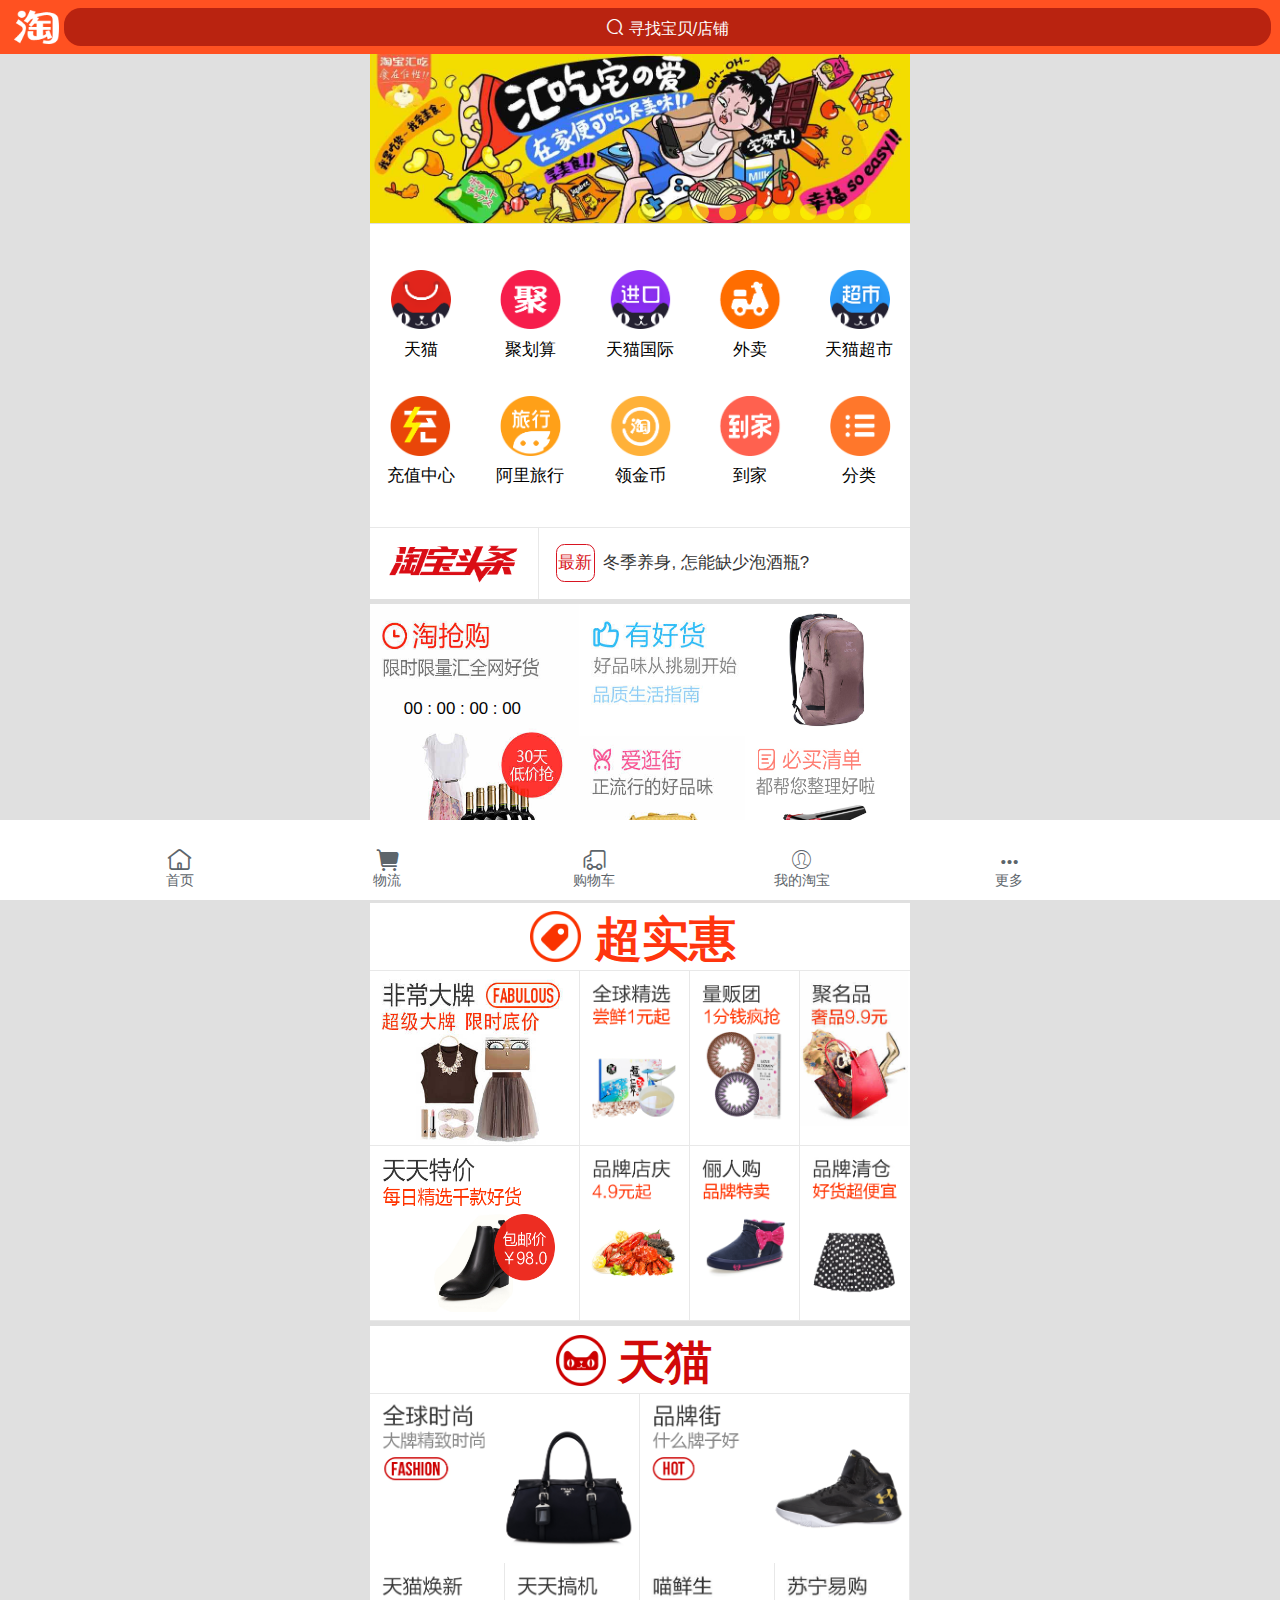
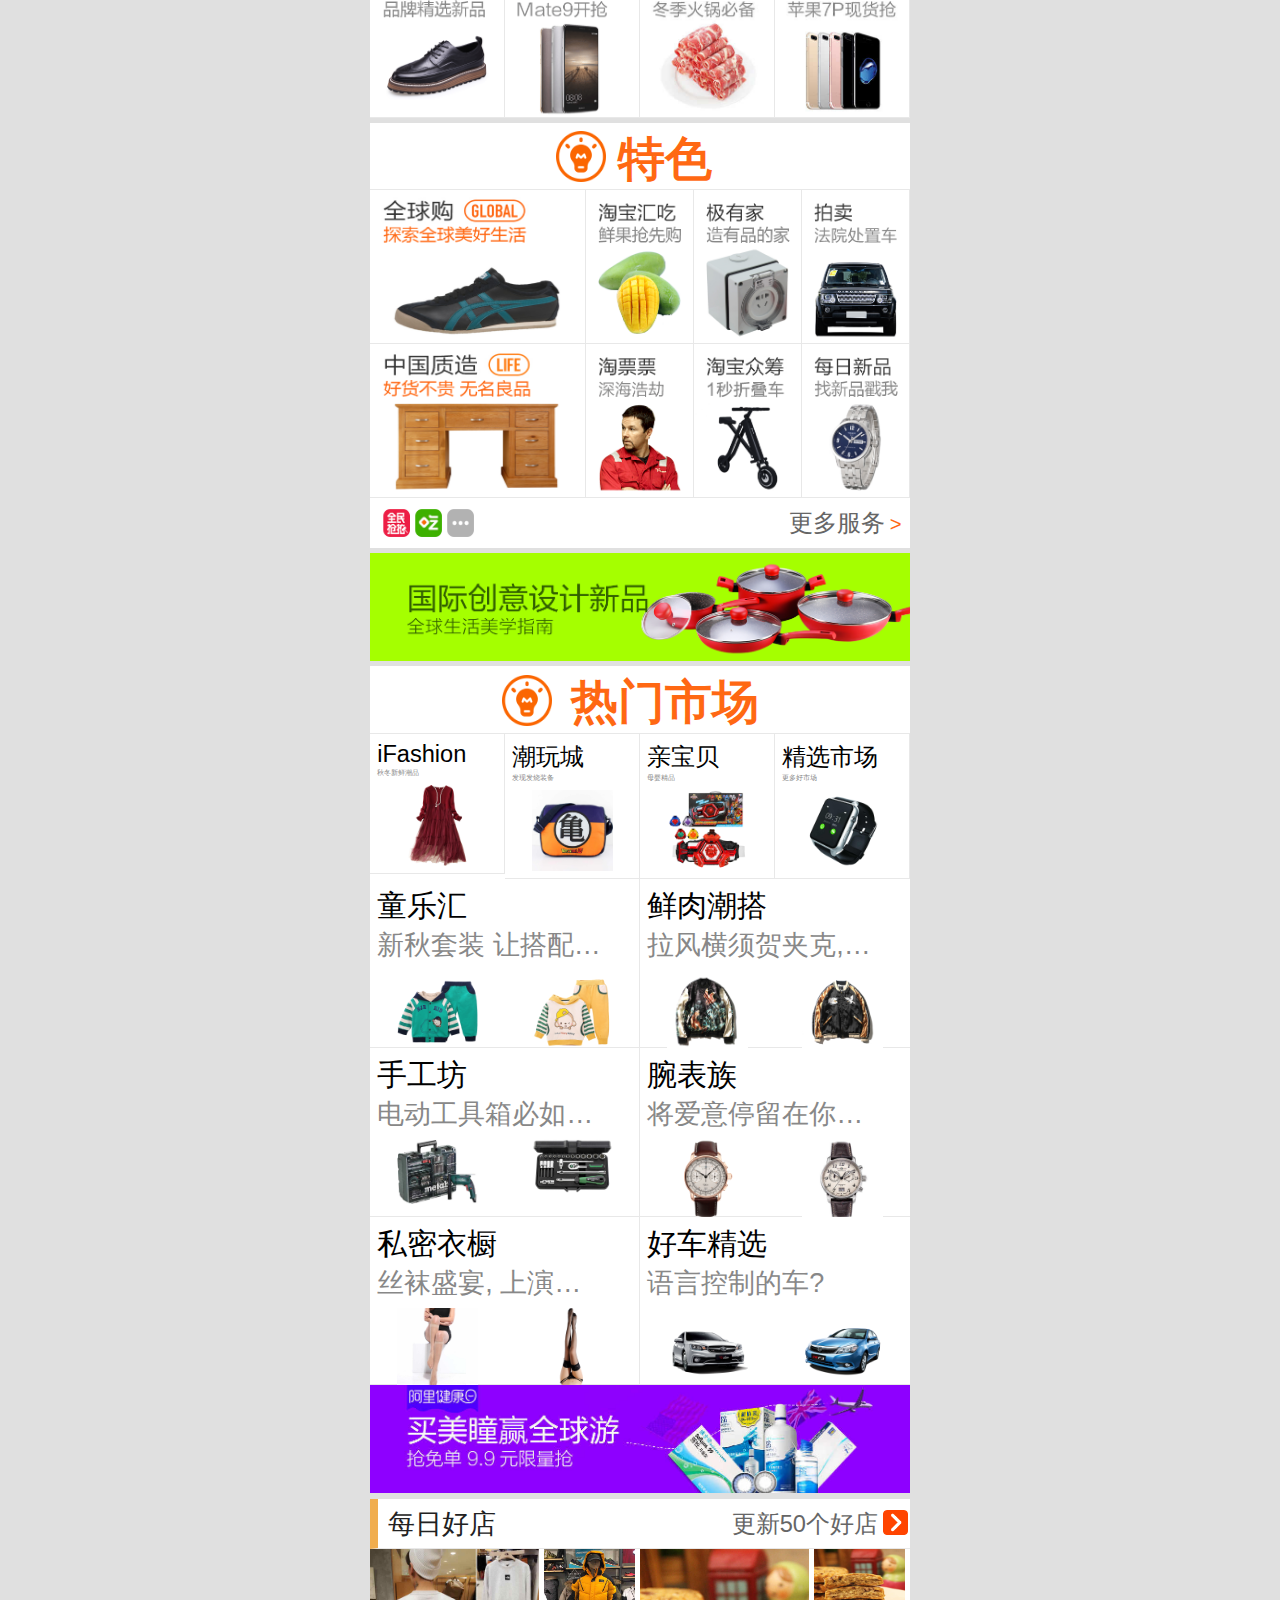
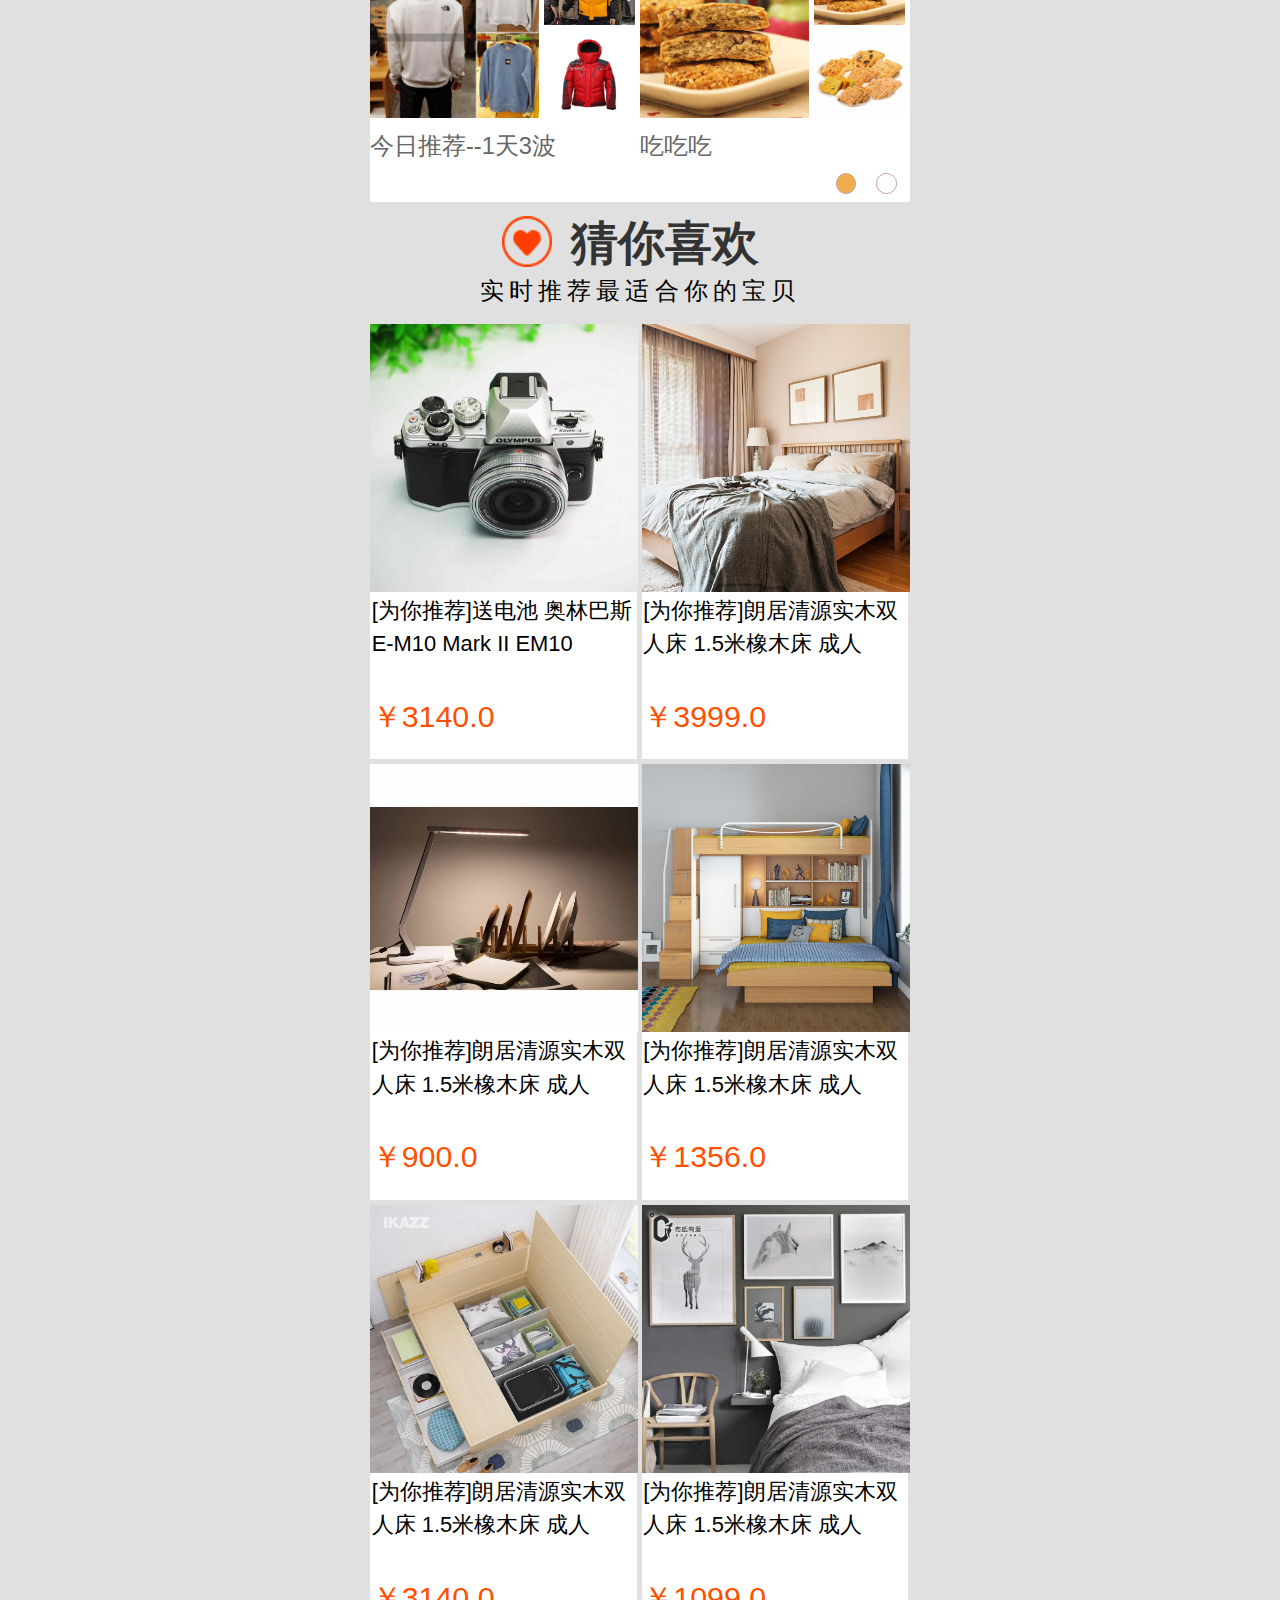
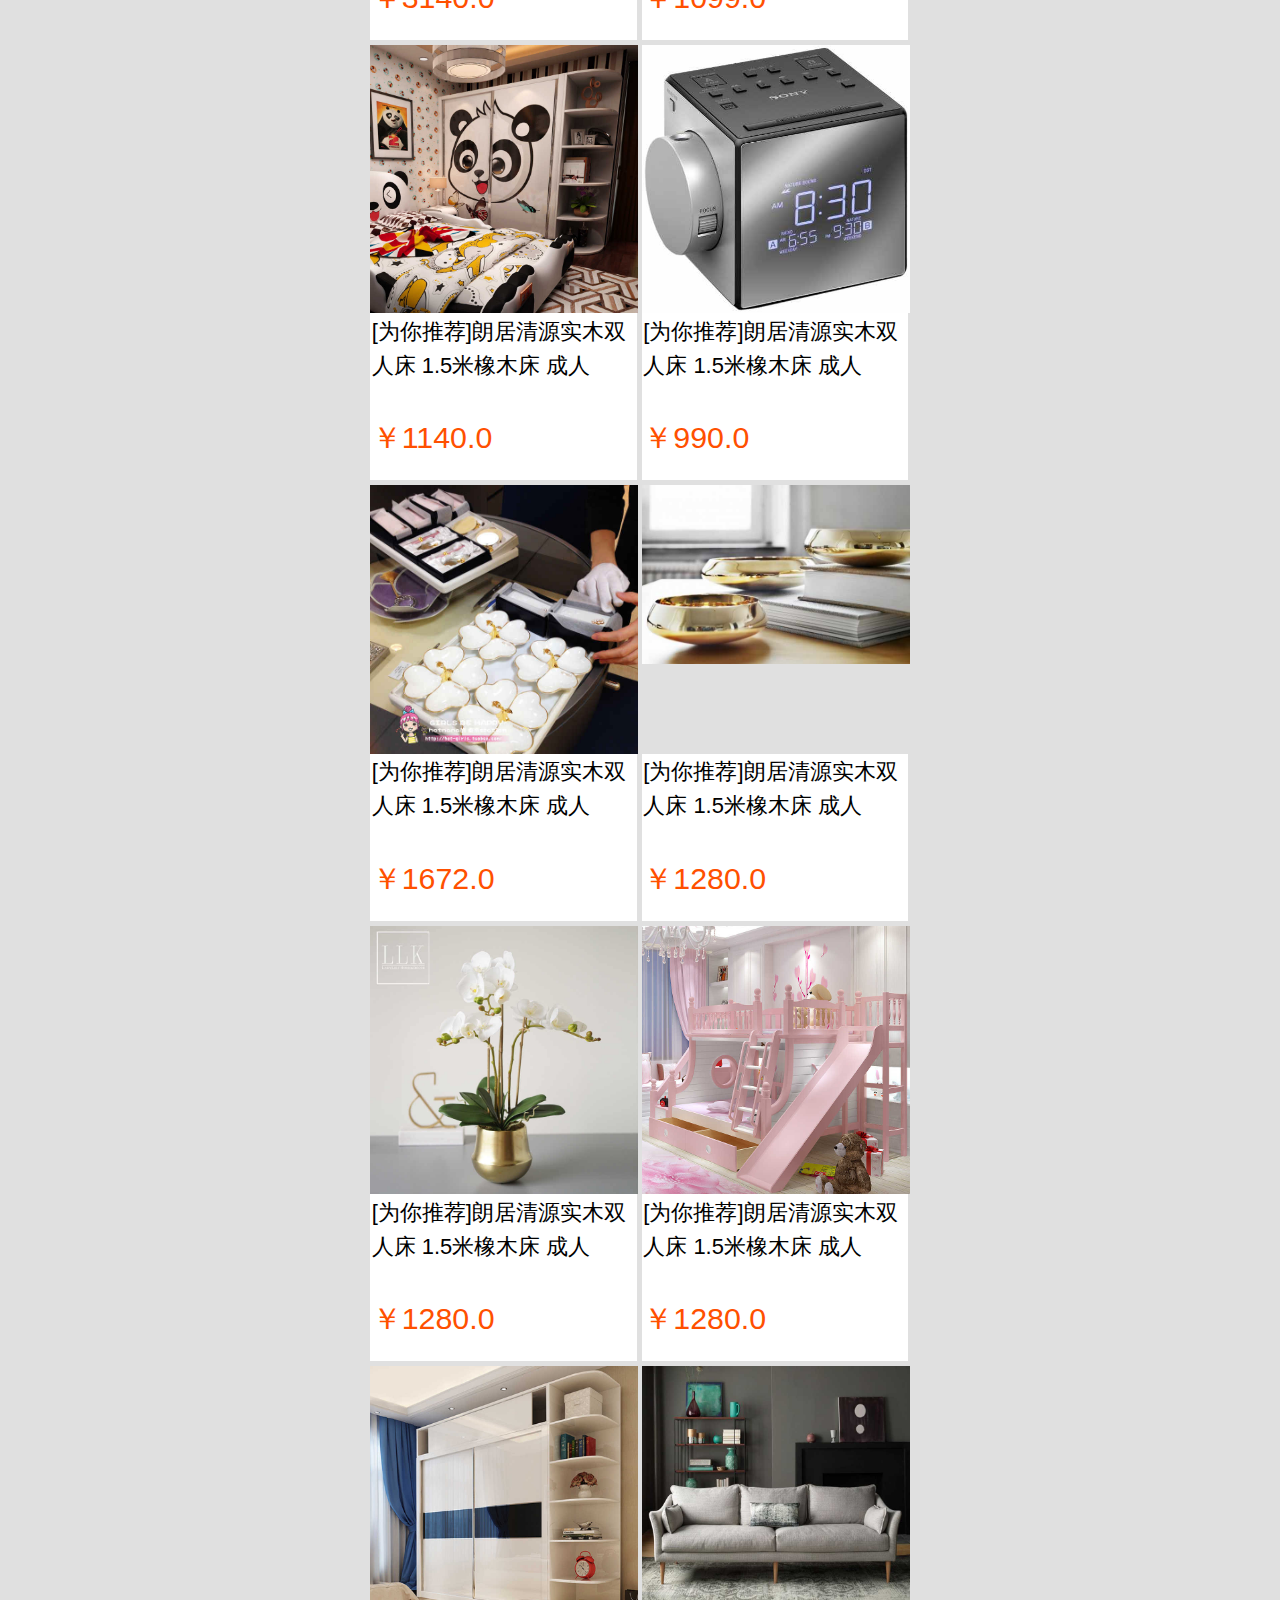
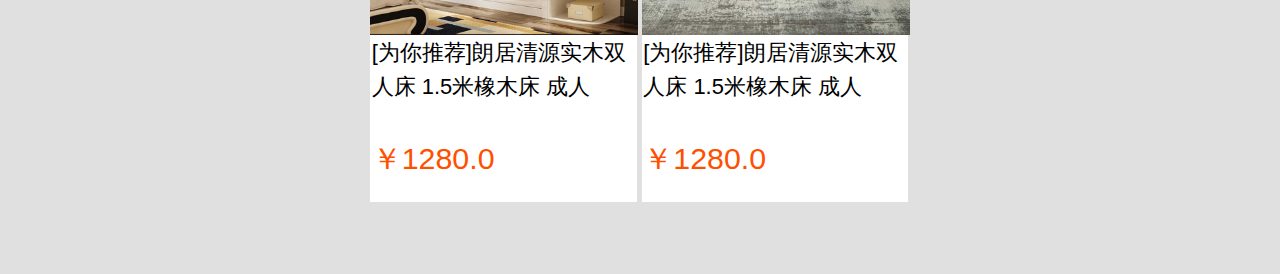
<file: index.html>
<!DOCTYPE html>
<html lang="en">
<head>
    <meta charset="UTF-8">
    <meta name="viewport" content="width=device-width,minimum-scale=1.0,maximum-scale=1.0,user-scalable=no">
    <title>仿淘宝手机端页面</title>
    <link rel="stylesheet" href="./css/reset.css">
    <link rel="stylesheet" href="./css/func.css">
    <link rel="stylesheet" href="./css/mtb.css">
</head>
<body>
    <header>
        <div class="tops">
            <a href="#"></a>
            <div id="search">
                <span>寻找宝贝/店铺</span>
            </div>
        </div>
    </header>

    <div id="lun">
        <ul class="lunList">
            <li><a href="#"><img src="./img/banner1.jpg" alt="banner1.jpg"></a></li>
            <li><a href="#"><img src="./img/banner2.jpg" alt="banner2.jpg"></a></li>
            <li><a href="#"><img src="./img/banner3.jpg" alt="banner3.jpg"></a></li>
            <li><a href="#"><img src="./img/banner4.jpg" alt="banner4.jpg"></a></li>
            <li><a href="#"><img src="./img/banner5.jpg" alt="banner5.jpg"></a></li>
            <li><a href="#"><img src="./img/banner6.jpg" alt="banner6.jpg"></a></li>
            <li><a href="#"><img src="./img/lb1.jpg" alt="lb1.jpg"></a></li>
            <li><a href="#"><img src="./img/lb2.jpg" alt="lb2.jpg"></a></li>
            <li><a href="#"><img src="./img/lb3.jpg" alt="lb3.jpg"></a></li>
        </ul>
        <div class="lunTab">
            <div></div>
            <div></div>
            <div></div>
            <div></div>
            <div></div>
            <div></div>
            <div></div>
            <div></div>
            <div></div>
        </div>
    </div>

    <div id="menu">
        <ul>
            <li>
                <a href="#"><img src="./img/tianmao.png" alt="天猫"></a>
                <span>天猫</span>
            </li>
            <li>
                <a href="#"><img src="./img/ju.png" alt="聚划算"></a>
                <span>聚划算</span>
            </li>
            <li>
                <a href="#"><img src="./img/jinkou.png" alt="天猫国际"></a>
                <span>天猫国际</span>
            </li>
            <li>
                <a href="#"><img src="./img/waimai.png" alt="外卖"></a>
                <span>外卖</span>
            </li>
            <li>
                <a href="#"><img src="./img/chaoshi.png" alt="天猫超市"></a>
                <span>天猫超市</span>
            </li>
            <li>
                <a href="#"><img src="./img/chong.png" alt="充值中心"></a>
                <span>充值中心</span>
            </li>
            <li>
                <a href="#"><img src="./img/lvxing.png" alt="阿里旅行"></a>
                <span>阿里旅行</span>
            </li>
            <li>
                <a href="#"><img src="./img/tao.png" alt="领金币"></a>
                <span>领金币</span>
            </li>
            <li>
                <a href="#"><img src="./img/daojia.png" alt="到家"></a>
                <span>到家</span>
            </li>
            <li>
                <a href="#"><img src="./img/fenlei.png" alt="分类"></a>
                <span>分类</span>
            </li>
        </ul>
    </div>

    <div id="touTia">
        <a href="#"><img src="./img/toutiao.png" alt="淘宝头条"></a>
        <div class="touTiaList">
            <ul>
                <li>
                    <a href="#"><span>最新</span>冬季养身, 怎能缺少泡酒瓶?</a>
                </li>
                <li>
                    <a href="#"><span>家居</span>冬日保养纤纤玉指必备家务手套!</a>
                </li>
                <li>
                    <a href="#"><span>哈哈</span>金会员今日马克免费玩体验!</a>
                </li>
            </ul>
        </div>
    </div>



    <div id="taoQiangGou">
        <aside class="taoQiangGouLeft">
            <a href="#">
                <img src="./img/taoqiangou.jpg" alt="淘抢购">
            </a>
            <p class="dingShi"><span>00</span> : <span>00</span> : <span>00</span> : <span>00</span></p>
        </aside>
        <aside class="taoQiangGouRight">
            <div class="taoQiangGouRightTop">
                <a href="#">
                    <img src="./img/youhaohuo.jpg" alt="有好货">
                    <img src="./img/shubao.png" alt="有好货">
                </a>
            </div>
            <div class="taoQiangGouRightButtom">
                <a href="#">
                    <img src="./img/aiguangjie.jpg" alt="爱逛街">
                </a>
                <a href="#">
                    <img src="./img/bimaiqingdan.png" alt="爱逛街">
                </a>
            </div>
        </aside>
    </div>



    <div id="chaoShiHui">
        <h3><span></span><b>超实惠</b></h3>
        <div class="chaoShiHuiTop">
            <div class="chaoShiHuiLeft">
                <a href="#">
                    <img src="./img/fei.jpg" alt="非常大牌">
                </a>
            </div>
            <ul class="chaoShiHuiRight">
                <li>
                    <a href="#"><img src="./img/jingxuan.png" alt="全球精选"></a>
                </li>
                <li>
                    <a href="#"><img src="./img/liangfan.png" alt="量贩团"></a>
                </li>
                <li>
                    <a href="#"><img src="./img/jumingpin.jpg" alt="聚名品"></a>
                </li>
            </ul>
        </div>
        <div class="chaoShiHuiTop">
            <div class="chaoShiHuiLeft">
                <a href="#">
                    <img src="./img/tejia.png" alt="天天特价">
                </a>
            </div>
            <ul class="chaoShiHuiRight">
                <li>
                    <a href="#"><img src="./img/pinpai.png" alt="品牌店庆"></a>
                </li>
                <li>
                    <a href="#"><img src="./img/liren.png" alt="俪人购"></a>
                </li>
                <li>
                    <a href="#"><img src="./img/qingcang.png" alt="品牌清仓"></a>
                </li>
            </ul>
        </div>
    </div>



    <div class="chaoShiHui tianMao">
        <h3><span></span><b>天猫</b></h3>
        <div class="tianMaoTop">
            <div class="tianMaoTopLeft">
                <a href="#">
                    <img src="./img/qqss.png" alt="全球时尚">
                </a>
            </div>
            <div class="tianMaoTopRight tianMaoTopLeft">
                <a href="#">
                    <img src="./img/ppj.png" alt="品牌街">
                </a>
            </div>
        </div>
        <ul class="tianMaoTop tianMaoBottom">
            <li>
                <a href="#"><img src="./img/tmhx.png" alt="天猫换新"></a>
            </li>
            <li>
                <a href="#"><img src="./img/ttgj.png" alt="天天搞机"></a>
            </li>
            <li>
                <a href="#"><img src="./img/mxs.jpg" alt="喵鲜生"></a>
            </li>
            <li>
                <a href="#"><img src="./img/snyg.jpg" alt="苏宁易购"></a>
            </li>
        </ul>
    </div>




    <div class="teSe">
        <h3><span></span><b>特色</b></h3>
        <ul class="teSeTop">
            <li>
                <a href="#"><img src="./img/qqg.png" alt="全球购"></a>
            </li>
            <li>
                <a href="#"><img src="./img/tbhc.png" alt="淘宝汇吃"></a>
            </li>
            <li>
                <a href="#"><img src="./img/jyj.png" alt="极有家"></a>
            </li>
            <li>
                <a href="#"><img src="./img/pm.png" alt="拍卖"></a>
            </li>
        </ul>
        <ul class="teSeTop">
            <li>
                <a href="#"><img src="./img/zgzz.png" alt="中国质造"></a>
            </li>
            <li>
                <a href="#"><img src="./img/tpp.png" alt="淘票票"></a>
            </li>
            <li>
                <a href="#"><img src="./img/tbzc.png" alt="淘宝众筹"></a>
            </li>
            <li>
                <a href="#"><img src="./img/mrxp.png" alt="每日新品"></a>
            </li>
        </ul>
        <div class="more">
            <a href="#"><img src="./img/more.png" alt="更多"><span>更多服务</span></a>
        </div>
    </div>


    <div class="guangGao">
        <a href="#"><img src="./img/gg.png" alt="广告1"></a>
    </div>


    <div class="hotMarket">
        <h3><span></span><b>热门市场</b></h3>
        <ul class="hotMarketTop">
            <li>
                <h4>iFashion</h4>
                <p>秋冬新鲜潮品</p>
                <a href="#"><img src="./img/hot1.jpg" alt="全球购"></a>
            </li>
            <li>
                <h4>潮玩城</h4>
                <p>发现发烧装备</p>
                <a href="#"><img src="./img/hot2.jpg" alt="淘宝汇吃"></a>
            </li>
            <li>
                <h4>亲宝贝</h4>
                <p>母婴精品</p>
                <a href="#"><img src="./img/hot3.jpg" alt="极有家"></a>
            </li>
            <li>
                <h4>精选市场</h4>
                <p>更多好市场</p>
                <a href="#"><img src="./img/hot4.jpg" alt="拍卖"></a>
            </li>
        </ul>
        <ul class="teSeTop">
            <li>
                <h4>童乐汇</h4>
                <p>新秋套装 让搭配变的更简单</p>
                <div class="teSeTopList">
                    <a href="#"><img src="./img/tlh1.png" alt="童乐汇"></a>
                    <a href="#"><img src="./img/tlh2.png" alt="童乐汇"></a>
                </div>
            </li>
            <li>
                <h4>鲜肉潮搭</h4>
                <p>拉风横须贺夹克, 秋冬流行风向标</p>
                <div class="teSeTopList">
                    <a href="#"><img src="./img/xrcd1.jpg" alt="鲜肉潮搭"></a>
                    <a href="#"><img src="./img/xrcd2.jpg" alt="鲜肉潮搭"></a>
                </div>
            </li>
        </ul>
        <ul class="teSeTop">
            <li>
                <h4>手工坊</h4>
                <p>电动工具箱必如款推荐</p>
                <div class="teSeTopList">
                    <a href="#"><img src="./img/sgf1.jpg" alt="手工坊"></a>
                    <a href="#"><img src="./img/sgf2.jpg" alt="手工坊"></a>
                </div>
            </li>
            <li>
                <h4>腕表族</h4>
                <p>将爱意停留在你我的腕间</p>
                <div class="teSeTopList">
                    <a href="#"><img src="./img/wbz1.png" alt="腕表族"></a>
                    <a href="#"><img src="./img/wbz2.jpg" alt="腕表族"></a>
                </div>
            </li>
        </ul>
        <ul class="teSeTop">
            <li>
                <h4>私密衣橱</h4>
                <p>丝袜盛宴, 上演性感魅惑</p>
                <div class="teSeTopList">
                    <a href="#"><img src="./img/smyc1.jpg" alt="私密衣橱"></a>
                    <a href="#"><img src="./img/smyc2.png" alt="私密衣橱"></a>
                </div>
            </li>
            <li>
                <h4>好车精选</h4>
                <p>语言控制的车?</p>
                <div class="teSeTopList">
                    <a href="#"><img src="./img/hcjx1.png" alt="好车精选"></a>
                    <a href="#"><img src="./img/hcjx2.png" alt="好车精选"></a>
                </div>
            </li>
        </ul>
        <div class="more">
            <a href="#"><img src="./img/gg2.jpg" alt="更多"></a>
        </div>
    </div>



    <div class="goodShop">
        <h2>每日好店<span>更新50个好店</span></h2>
        <div class="goodShopLun">
            <div class="goodShopDiv">
                <div class="goodShopDivLeft">
                    <a href="#"><img src="./img/l1.jpg" alt=""></a>
                </div>
                <div class="goodShopDivRight">
                    <a href="#"><img src="./img/l2.jpg" alt=""></a>
                    <a href="#"><img src="./img/l3.jpg" alt=""></a>
                </div>
                <p>今日推荐--1天3波</p>
            </div>
            <div class="goodShopDiv">
                <div class="goodShopDivLeft">
                    <a href="#"><img src="./img/l4.jpg" alt=""></a>
                </div>
                <div class="goodShopDivRight">
                    <a href="#"><img src="./img/l5.jpg" alt=""></a>
                    <a href="#"><img src="./img/l6.jpg" alt=""></a>
                </div>
                <p>吃吃吃</p>
            </div>
            <div class="goodShopDiv">
                <div class="goodShopDivLeft">
                    <a href="#"><img src="./img/r1.jpg" alt=""></a>
                </div>
                <div class="goodShopDivRight">
                    <a href="#"><img src="./img/r2.jpg" alt=""></a>
                    <a href="#"><img src="./img/r3.jpg" alt=""></a>
                </div>
                <p>看起来很好吃的样子</p>
            </div>
            <div class="goodShopDiv">
                <div class="goodShopDivLeft">
                    <a href="#"><img src="./img/r4.jpg" alt=""></a>
                </div>
                <div class="goodShopDivRight">
                    <a href="#"><img src="./img/r5.jpg" alt=""></a>
                    <a href="#"><img src="./img/r6.jpg" alt=""></a>
                </div>
                <p>生活家-爱的杂货铺</p>
            </div>
        </div>
        <div class="goodShopDian">
            <div></div>
            <div></div>
        </div>
    </div>



    <div class="Like">
        <h3><span></span><b>猜你喜欢</b></h3>
        <p>实时推荐最适合你的宝贝</p>
        <ul class="LikeList">
            <li>
                <a href="#"><img src="./img/t1.jpg" alt=""></a>
                <p>[为你推荐]送电池 奥林巴斯 E-M10 Mark II EM10</p>
                <p><span>￥</span>3140.0</p>
            </li>
            <li>
                <a href="#"><img src="./img/t2.png" alt=""></a>
                <p>[为你推荐]朗居清源实木双人床 1.5米橡木床 成人</p>
                <p><span>￥</span>3999.0</p>
            </li>
            <li>
                <a href="#"><img src="./img/t3.jpg" alt=""></a>
                <p>[为你推荐]朗居清源实木双人床 1.5米橡木床 成人</p>
                <p><span>￥</span>900.0</p>
            </li>
            <li>
                <a href="#"><img src="./img/t4.jpg" alt=""></a>
                <p>[为你推荐]朗居清源实木双人床 1.5米橡木床 成人</p>
                <p><span>￥</span>1356.0</p>
            </li>
            <li>
                <a href="#"><img src="./img/t5.jpg" alt=""></a>
                <p>[为你推荐]朗居清源实木双人床 1.5米橡木床 成人</p>
                <p><span>￥</span>3140.0</p>
            </li>
            <li>
                <a href="#"><img src="./img/t6.jpg" alt=""></a>
                <p>[为你推荐]朗居清源实木双人床 1.5米橡木床 成人</p>
                <p><span>￥</span>1099.0</p>
            </li>
            <li>
                <a href="#"><img src="./img/t7.jpg" alt=""></a>
                <p>[为你推荐]朗居清源实木双人床 1.5米橡木床 成人</p>
                <p><span>￥</span>1140.0</p>
            </li>
            <li>
                <a href="#"><img src="./img/t8.jpg" alt=""></a>
                <p>[为你推荐]朗居清源实木双人床 1.5米橡木床 成人</p>
                <p><span>￥</span>990.0</p>
            </li>
            <li>
                <a href="#"><img src="./img/t9.jpg" alt=""></a>
                <p>[为你推荐]朗居清源实木双人床 1.5米橡木床 成人</p>
                <p><span>￥</span>1672.0</p>
            </li>
            <li>
                <a href="#"><img src="./img/t10.jpg" alt=""></a>
                <p>[为你推荐]朗居清源实木双人床 1.5米橡木床 成人</p>
                <p><span>￥</span>1280.0</p>
            </li>
            <li>
                <a href="#"><img src="./img/t11.jpg" alt=""></a>
                <p>[为你推荐]朗居清源实木双人床 1.5米橡木床 成人</p>
                <p><span>￥</span>1280.0</p>
            </li>
            <li>
                <a href="#"><img src="./img/t12.jpg" alt=""></a>
                <p>[为你推荐]朗居清源实木双人床 1.5米橡木床 成人</p>
                <p><span>￥</span>1280.0</p>
            </li>
            <li>
                <a href="#"><img src="./img/t13.jpg" alt=""></a>
                <p>[为你推荐]朗居清源实木双人床 1.5米橡木床 成人</p>
                <p><span>￥</span>1280.0</p>
            </li>
            <li>
                <a href="#"><img src="./img/t14.jpg" alt=""></a>
                <p>[为你推荐]朗居清源实木双人床 1.5米橡木床 成人</p>
                <p><span>￥</span>1280.0</p>
            </li>
        </ul>
    </div>




    <div class="footer">
        <div class="footerDiv">
            <a href="#">首页</a>
            <a href="#">物流</a>
            <a href="#">购物车</a>
            <a href="#">我的淘宝</a>
            <a href="#">更多</a>
        </div>
    </div>

    <br>

</body>
<script>
    (function(window){
        var dw = window.document.documentElement.clientWidth;
        var font = dw / 10 > 54 ? 54 : dw/10;
        font += 'px';
        // 1rem = 10vw; width*10%
        window.document.documentElement.style.fontSize = font;


        //监听窗口大小改变事件
        window.addEventListener('resize', function(){
            var dw = window.document.documentElement.clientWidth;
            var font = dw / 10 > 54 ? 54 : dw/10;
            font += 'px';
            // 1rem = 10vw; width*10%
            window.document.documentElement.style.fontSize = font;
        }, false);
    })(window)
</script>
</html>
<script src="./js/index.js"></script>
<script>
    //轮播特效

</script>
</file>
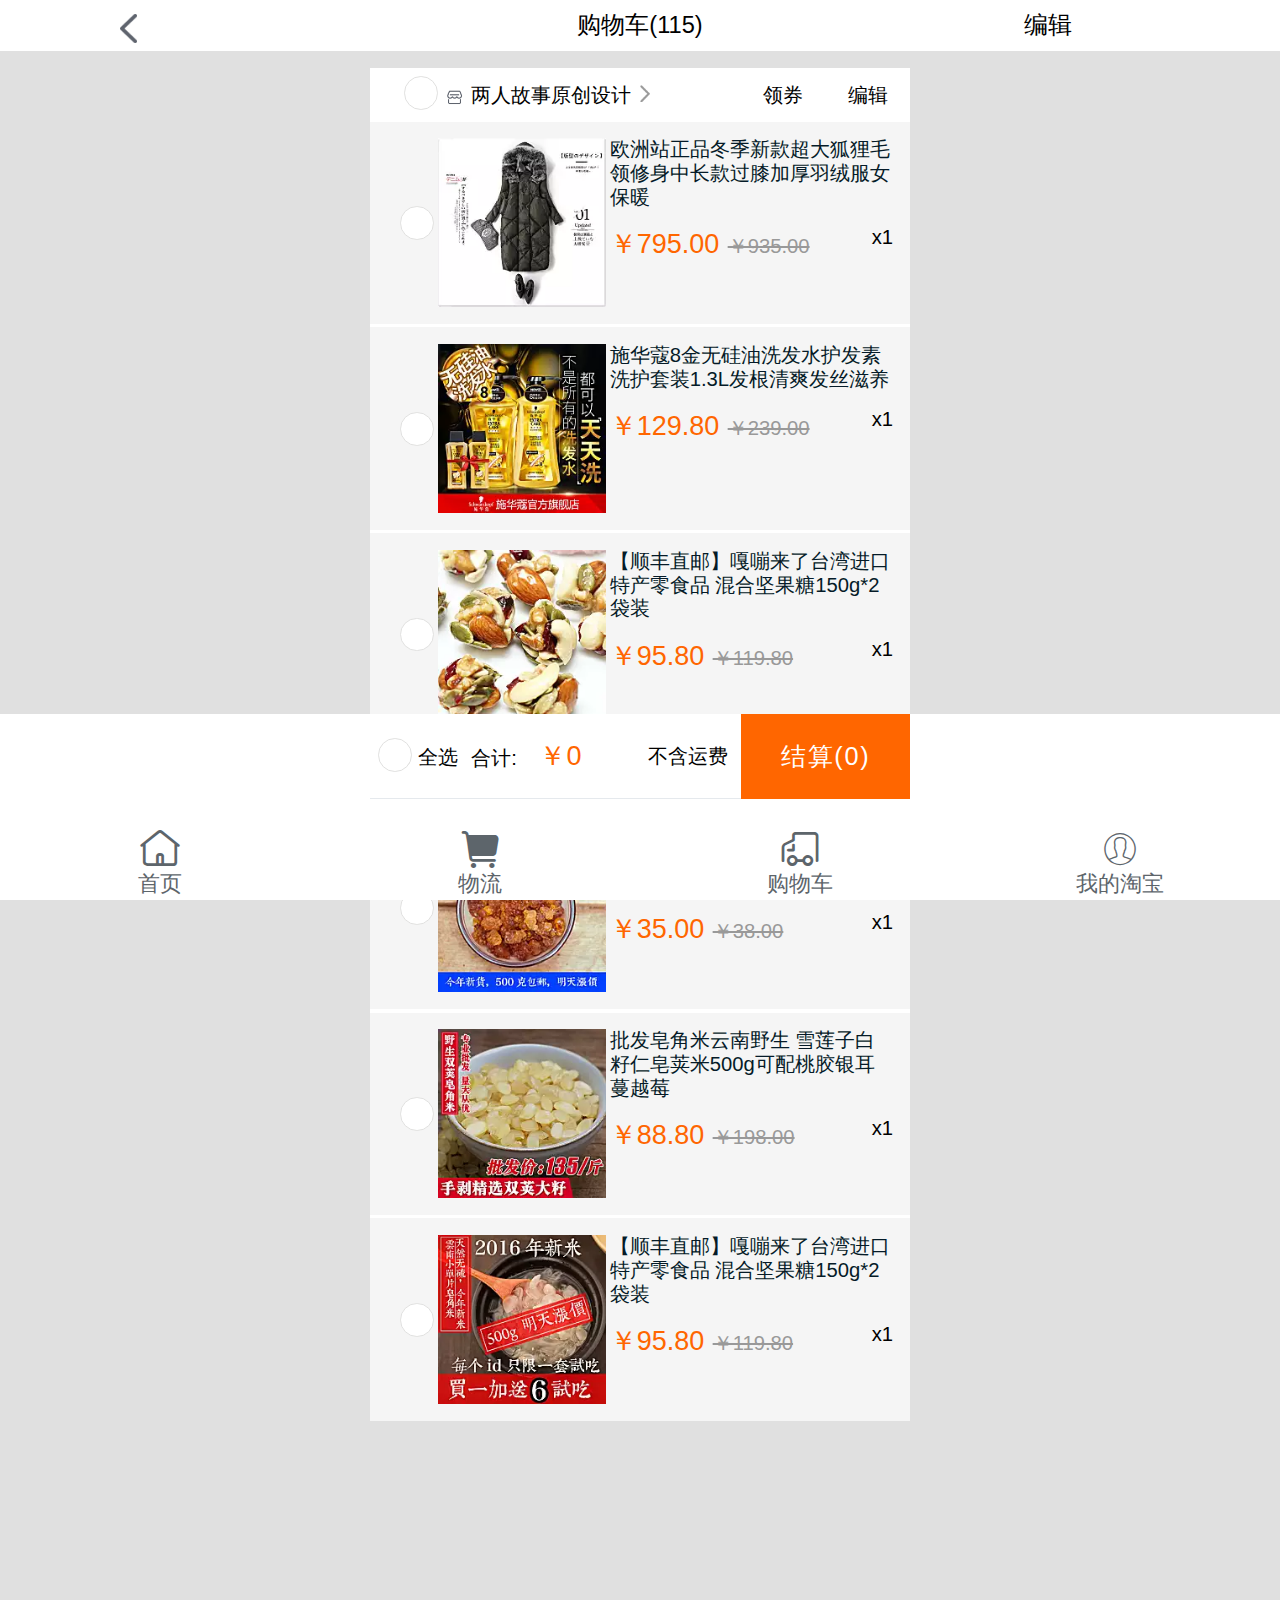
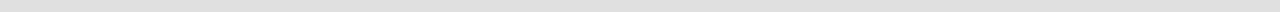
<file: cart.html>
<!DOCTYPE html>
<html lang="en">
<head>
    <meta charset="UTF-8">
    <meta name="viewport" content="width=device-width,minimum-scale=1.0,maximum-scale=1.0,user-scalable=no">
    <title>购物车</title>
    <link rel="stylesheet" href="./css/reset.css">
    <link rel="stylesheet" href="./css/func.css">
    <link rel="stylesheet" href="./css/cart.css">
</head>
<body>

    <!--购物车头部 开始-->
    <header>
        <div class="back"></div>
        <div>
            <span>购物车(115)</span>
        </div>
        <div>编辑</div>
    </header>
    <!--购物车头部 结束-->

    <!--订单列表 开始-->
    <section class="ddlb">
        <ul>
            <li class="wLi">
                <div class="ddlbTop">
                    <div>
                        <input type="checkbox" id="shop1">
                        <label for="shop1" class="ddlbTopLabel"></label>
                    </div>
                    <div><span class="shopIco_A"></span></div>
                    <p>两人故事原创设计</p>
                    <div>
                        <span>领券</span>
                        <span class="bianji">编辑</span>
                    </div>
                </div>
                <ol>
                    <li class="shopLi">
                        <div class="ck">
                            <input type="checkbox" id="shop1_name1">
                            <label for="shop1_name1" class="ckLabel" ></label>
                        </div>
                        <div class="info">
                            <a href="#"><img src="./img/g1.jpg" alt=""></a>
                            <div>
                                <div class="shangpin">
                                    <h3>欧洲站正品冬季新款超大狐狸毛领修身中长款过膝加厚羽绒服女保暖</h3>
                                    <p><span>￥795.00</span><span>￥935.00</span><span>x1</span></p>
                                </div>
                                <div class="shuliang">
                                    <p><span class="jian" title="最小为0, 为0时,删除该条数据,假删除">-</span><span class="shuliangValue">1</span><span class="jia" title="最大为10">+</span></p>
                                    <p class="deleteEle"><span>删</span><span>除</span></p>
                                </div>
                            </div>
                        </div>
                    </li>
                    <li class="shopLi">
                        <div class="ck">
                            <input type="checkbox" id="shop1_name2">
                            <label for="shop1_name2" class="ckLabel" ></label>
                        </div>
                        <div class="info">
                            <a href="#"><img src="./img/g2.jpg" alt=""></a>
                            <div>
                                <div class="shangpin">
                                    <h3>施华蔻8金无硅油洗发水护发素洗护套装1.3L发根清爽发丝滋养</h3>
                                    <p><span>￥129.80</span><span>￥239.00</span><span>x1</span></p>
                                </div>
                                <div class="shuliang">
                                    <p><span class="jian" title="最小为0, 为0时,删除该条数据,假删除">-</span><span class="shuliangValue">1</span><span class="jia" title="最大为10">+</span></p>
                                    <p class="deleteEle"><span>删</span><span>除</span></p>
                                </div>
                            </div>
                        </div>
                    </li>
                    <li class="shopLi">
                        <div class="ck">
                            <input type="checkbox" id="shop1_name3">
                            <label for="shop1_name3" class="ckLabel" ></label>
                        </div>
                        <div class="info">
                            <a href="#"><img src="./img/g3.jpg" alt=""></a>
                            <div>
                                <div class="shangpin">
                                    <h3>【顺丰直邮】嘎嘣来了台湾进口特产零食品 混合坚果糖150g*2袋装</h3>
                                    <p><span>￥95.80</span><span>￥119.80</span><span>x1</span></p>
                                </div>
                                <div class="shuliang">
                                    <p><span class="jian" title="最小为0, 为0时,删除该条数据,假删除">-</span><span class="shuliangValue">1</span><span class="jia" title="最大为10">+</span></p>
                                    <p class="deleteEle"><span>删</span><span>除</span></p>
                                </div>
                            </div>
                        </div>
                    </li>
                </ol>
            </li>
            <li class="wLi">
                <div class="ddlbTop">
                    <div>
                        <input type="checkbox" id="shop2">
                        <label for="shop2" class="ddlbTopLabel"></label>
                    </div>
                    <div><span class="shopIco_B"></span></div>
                    <p>易记养生馆</p>
                    <div>
                        <span>领券</span>
                        <span class="bianji">编辑</span>
                    </div>
                </div>
                <ol>
                    <li class="shopLi">
                        <div class="ck">
                            <input type="checkbox" id="shop2_name1">
                            <label for="shop2_name1" class="ckLabel"></label>
                        </div>
                        <div class="info">
                            <a href="#"><img src="./img/g4.jpg" alt=""></a>
                            <div>
                                <div class="shangpin">
                                    <h3>桃胶天然野生 食用云南丽江水蜜桃干货桃花泪500g克皂角米伴侣</h3>
                                    <p><span>￥35.00</span><span>￥38.00</span><span>x1</span></p>
                                </div>
                                <div class="shuliang">
                                    <p><span class="jian" title="最小为0, 为0时,删除该条数据,假删除">-</span><span class="shuliangValue">1</span><span class="jia" title="最大为10">+</span></p>
                                    <p class="deleteEle"><span>删</span><span>除</span></p>
                                </div>
                            </div>
                        </div>
                    </li>
                    <li class="shopLi">
                        <div class="ck">
                            <input type="checkbox" id="shop2_name2">
                            <label for="shop2_name2" class="ckLabel" ></label>
                        </div>
                        <div class="info">
                            <a href="#"><img src="./img/g5.jpg" alt=""></a>
                            <div>
                                <div class="shangpin">
                                    <h3>批发皂角米云南野生 雪莲子白籽仁皂荚米500g可配桃胶银耳蔓越莓</h3>
                                    <p><span>￥88.80</span><span>￥198.00</span><span>x1</span></p>
                                </div>
                                <div class="shuliang">
                                    <p><span class="jian" title="最小为0, 为0时,删除该条数据,假删除">-</span><span class="shuliangValue">1</span><span class="jia" title="最大为10">+</span></p>
                                    <p class="deleteEle"><span>删</span><span>除</span></p>
                                </div>
                            </div>
                        </div>
                    </li>
                    <li class="shopLi">
                        <div class="ck">
                            <input type="checkbox" id="shop2_name3">
                            <label for="shop2_name3" class="ckLabel" ></label>
                        </div>
                        <div class="info">
                            <a href="#"><img src="./img/g6.jpg" alt=""></a>
                            <div>
                                <div class="shangpin">
                                    <h3>【顺丰直邮】嘎嘣来了台湾进口特产零食品 混合坚果糖150g*2袋装</h3>
                                    <p><span>￥95.80</span><span>￥119.80</span><span>x1</span></p>
                                </div>
                                <div class="shuliang">
                                    <p><span class="jian" title="最小为0, 为0时,删除该条数据,假删除">-</span><span class="shuliangValue">1</span><span class="jia" title="最大为10">+</span></p>
                                    <p class="deleteEle"><span>删</span><span>除</span></p>
                                </div>
                            </div>
                        </div>
                    </li>
                </ol>
            </li>

        </ul>

    </section>
    <!--订单列表 结束-->









    <!--底部 开始-->
    <div class="footer">
        <!--结算 开始-->
        <section class="jiesuan">
            <div>
                <input type="checkbox" id="jiesuan">
                <label for="jiesuan" class="jiesuanLabel" ></label>
                <span>全选</span>
            </div>
            <div>
                <p>合计: <span>￥0</span><span>不含运费</span></p>
            </div>
            <div>
                结算(<span>0</span>)
            </div>
        </section>
        <!--结算 结束-->
        <div class="footerDiv">
            <a href="#">首页</a>
            <a href="#">物流</a>
            <a href="#">购物车</a>
            <a href="#">我的淘宝</a>
        </div>
    </div>
    <!--底部 结束-->


<br>
<br>

</body>
<script>
    (function(window){
        var dw = window.document.documentElement.clientWidth;
        var font = dw / 10 > 54 ? 54 : dw/10;
        font += 'px';
        // 1rem = 10vw; width*10%
        window.document.documentElement.style.fontSize = font;


        //监听窗口大小改变事件
        window.addEventListener('resize', function(){
            var dw = window.document.documentElement.clientWidth;
            var font = dw / 10 > 54 ? 54 : dw/10;
            font += 'px';
            // 1rem = 10vw; width*10%
            window.document.documentElement.style.fontSize = font;
        }, false);
    })(window)
</script>
<script src="./js/cart.js"></script>
</html>
</file>
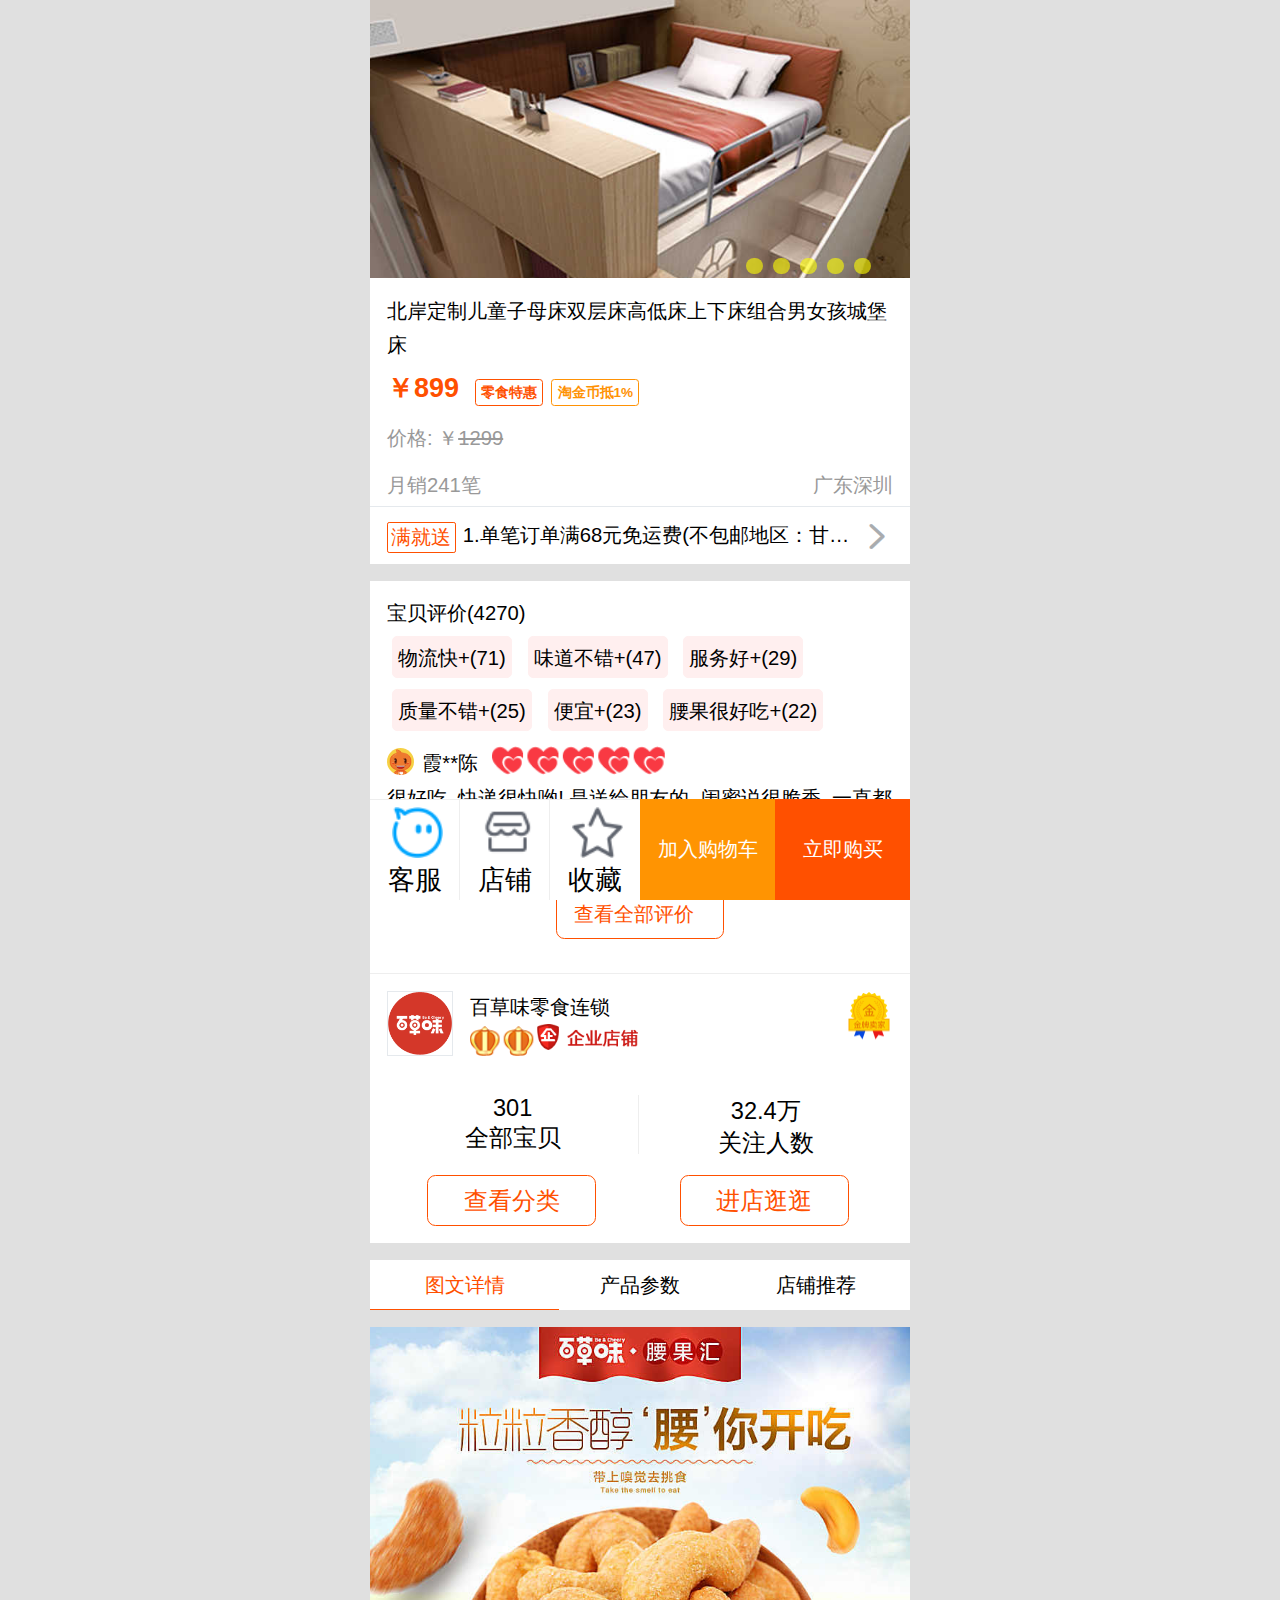
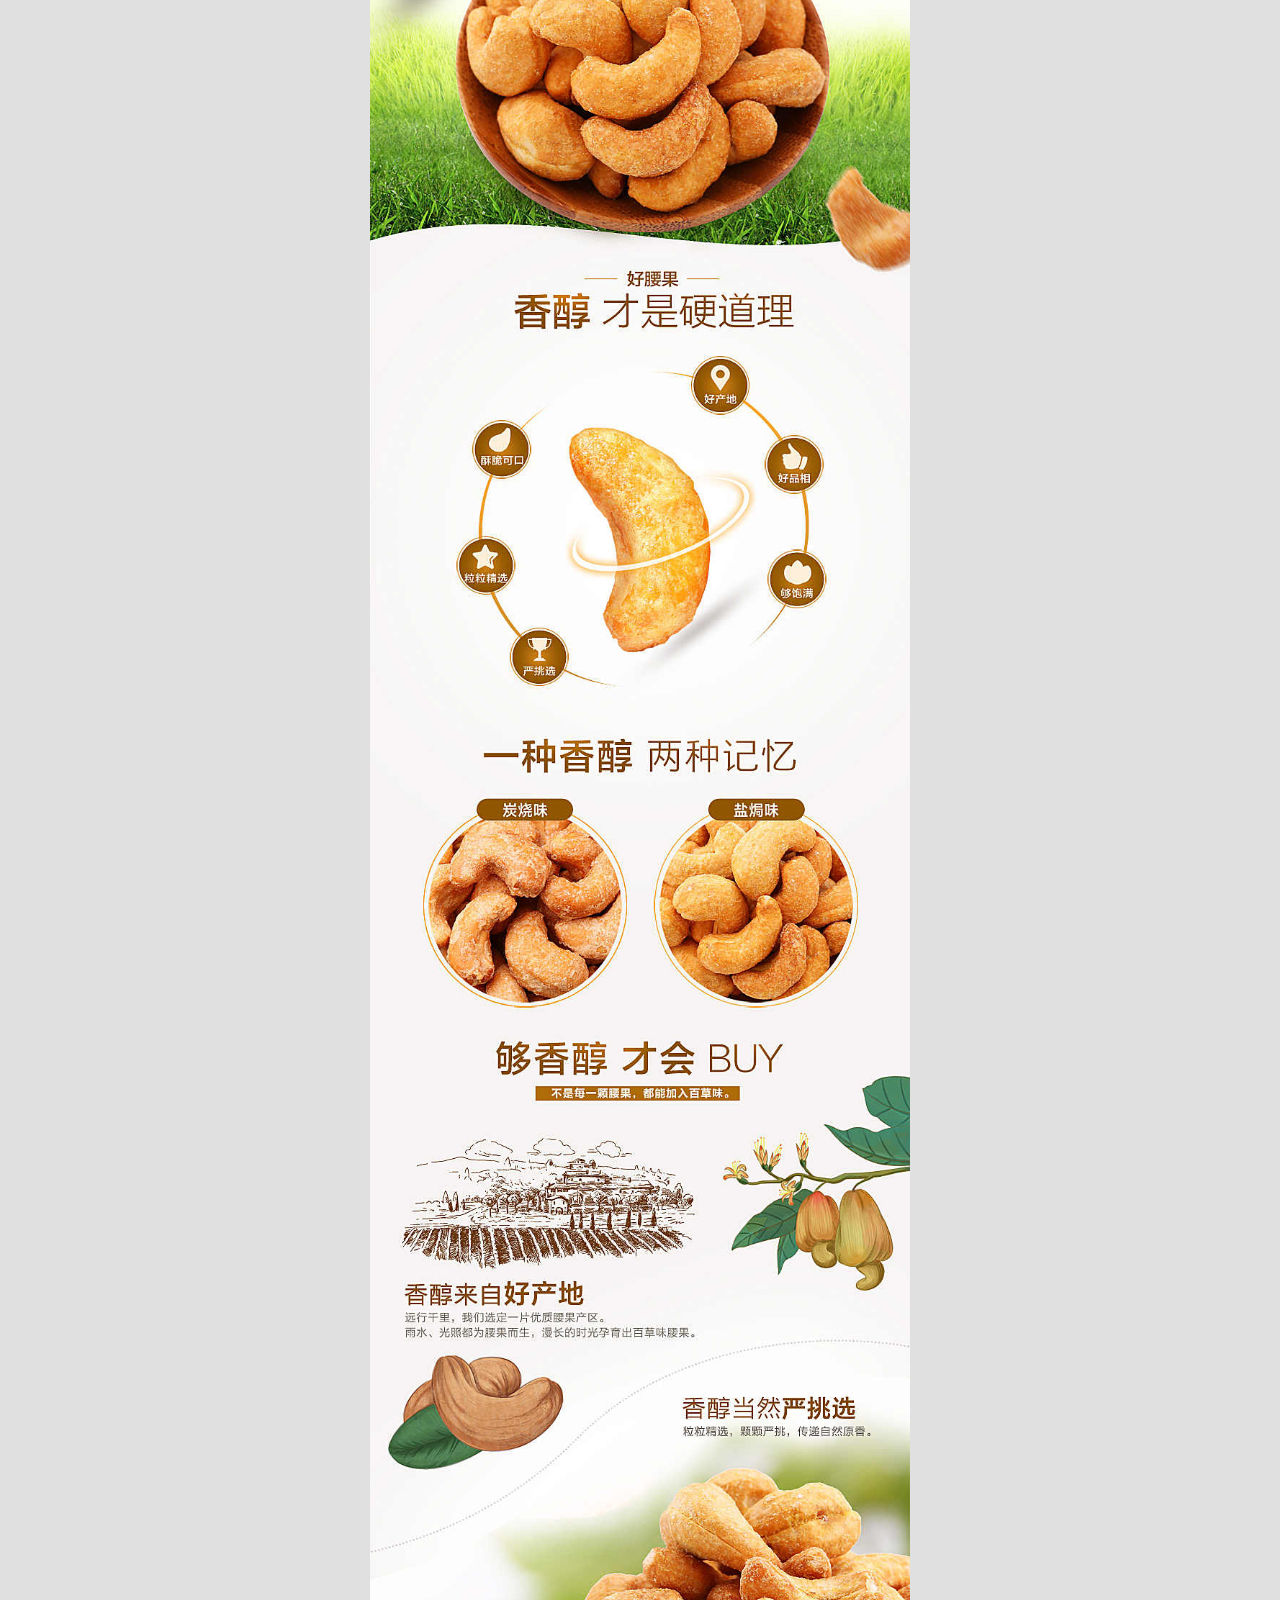
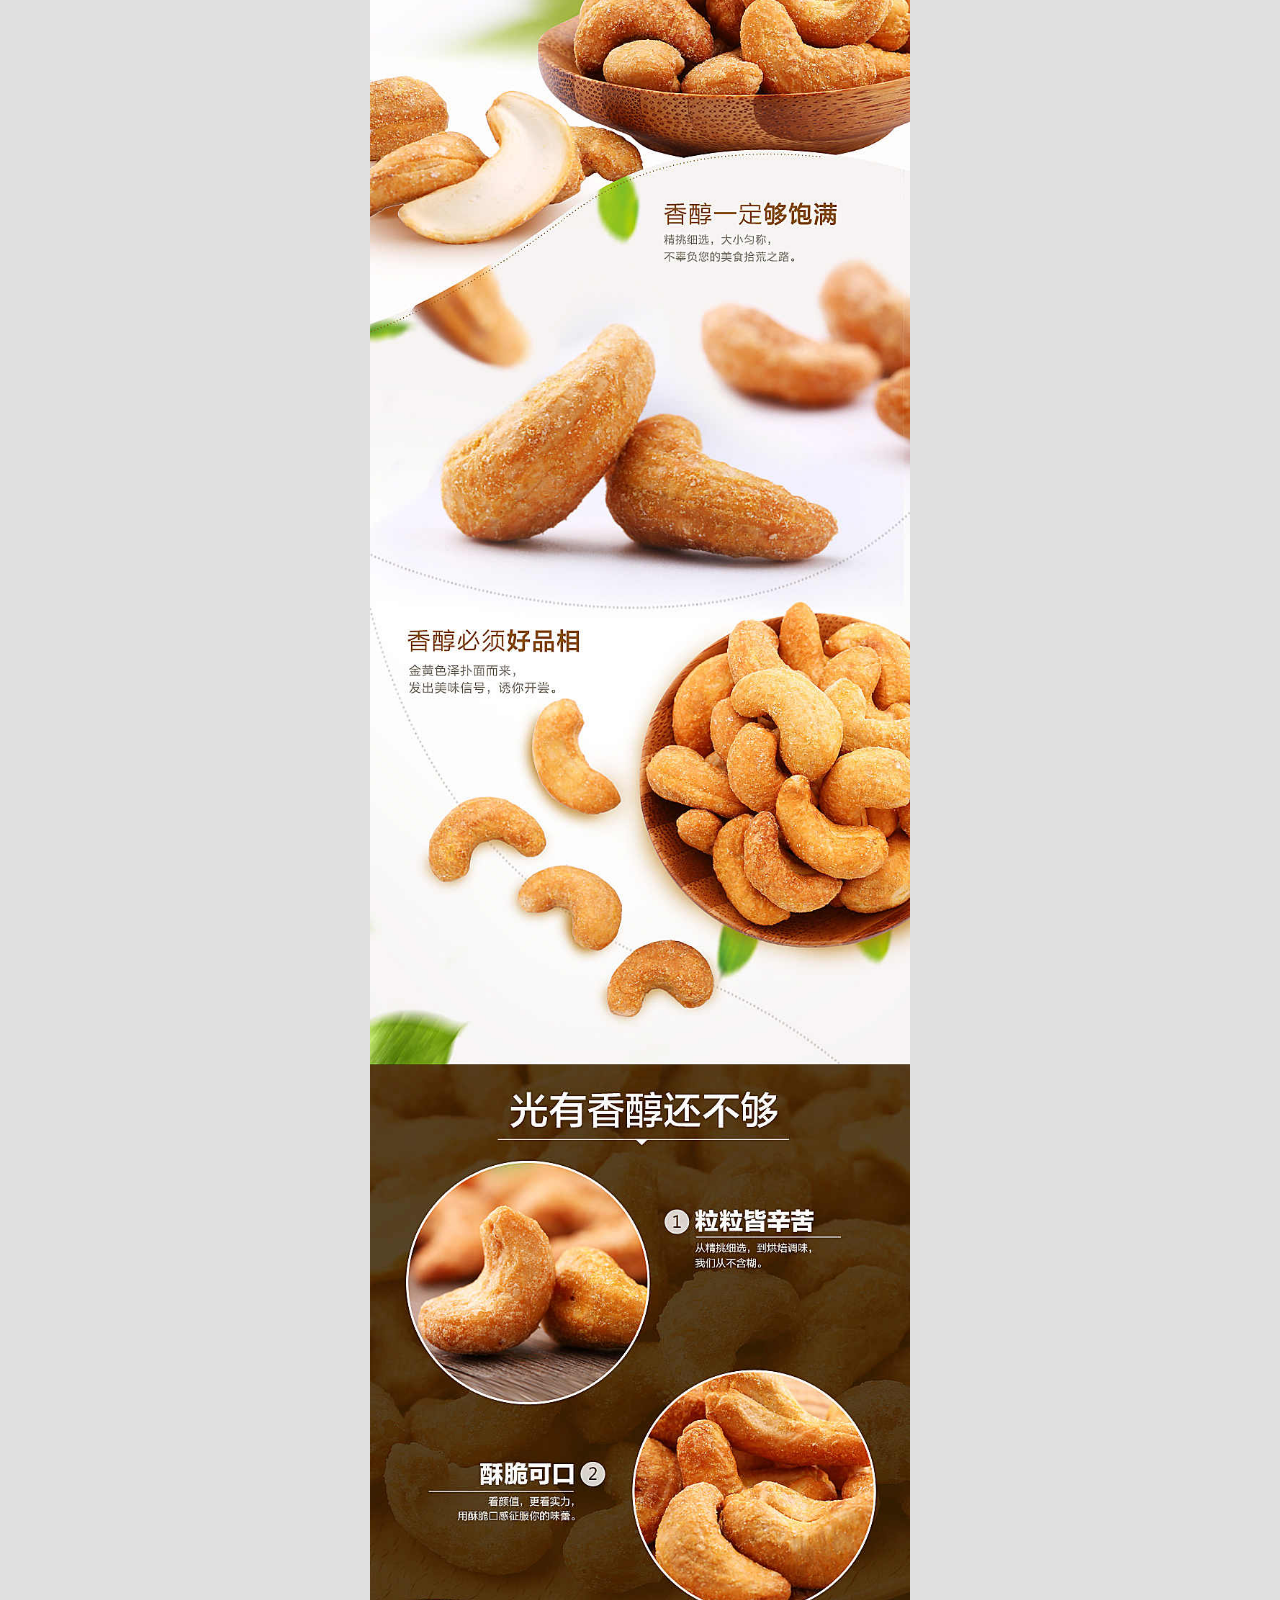
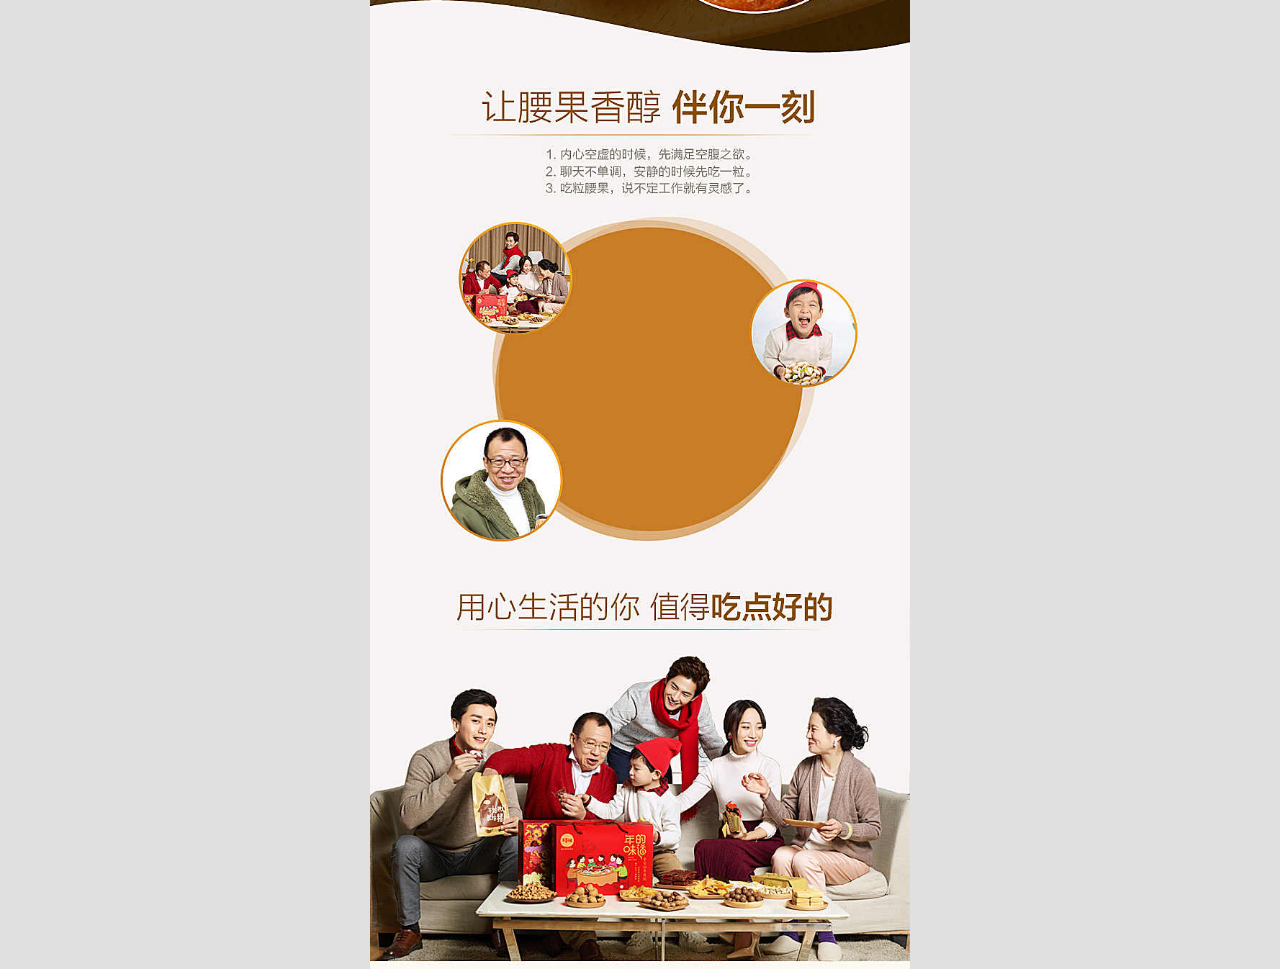
<file: goods.html>
<!DOCTYPE html>
<html lang="en">
<head>
    <meta charset="UTF-8">
    <meta name="viewport" content="width=device-width,minimum-scale=1.0,maximum-scale=1.0,user-scalable=no">
    <title>商品详情页</title>
    <link rel="stylesheet" href="./css/reset.css">
    <link rel="stylesheet" href="./css/func.css">
    <link rel="stylesheet" href="./css/goods.css">
</head>
<body>
    
    <!--商品图片轮播图 开始-->
    <div id="lun">
        <ul class="lunList">
            <li><a href="#"><img src="./img/gl1.jpg" alt="gl1.jpg"></a></li>
            <li><a href="#"><img src="./img/gl2.jpg" alt="gl2.jpg"></a></li>
            <li><a href="#"><img src="./img/gl3.jpg" alt="gl3.jpg"></a></li>
            <li><a href="#"><img src="./img/gl4.jpg" alt="gl4.jpg"></a></li>
            <li><a href="#"><img src="./img/gl5.jpg" alt="gl5.jpg"></a></li>
        </ul>
        <div class="lunTab">
            <div></div>
            <div></div>
            <div></div>
            <div></div>
            <div></div>
        </div>
    </div>
    <!--商品图片轮播图 结束-->


    <!--标题/价格销量快递, 销售笔数 开始-->
    <section class="bt">
        <div class="btitle">
            <h1>北岸定制儿童子母床双层床高低床上下床组合男女孩城堡床</h1>
        </div>
        <p class="bprice">￥899 <span>零食特惠</span><span>淘金币抵1%</span></p>
        <p class="yprice">价格: ￥<span>1299</span></p>
        <div class="bth">
            <span>月销241笔</span>
            <span>广东深圳</span>
        </div>
    </section>
    <!--标题/价格销量快递, 销售笔数 结束-->


    <!--满就送 弹层 开始-->
    <section class="mjs">
        <div class="mjsLeft">
            <span>满就送</span>
        </div>
        <div class="mjsRight">
            <p>1.单笔订单满68元免运费(不包邮地区：甘肃;青海;宁夏;新疆;西藏;台湾;香港;澳门;海外)，上不封顶！亲，快下手吧！</p>
            <span></span>
        </div>
    </section>
    <div class="tanceng">
        <section class="mjsTC">
            <div class="mjsRight">
                <p><span>满就送</span> 1.单笔订单满68元免运费(不包邮地区：甘肃;青海;宁夏;新疆;西藏;台湾;香港;澳门;海外)，上不封顶！亲，快下手吧！</p>
            </div>
            <div class="queren">确认</div>
        </section>
    </div>
    <div class="zz"></div>
    <!--满就送 弹层 结束-->


    <!--宝贝评价 开始-->
    <section class="bbpj">
        <p>宝贝评价(4270)</p>
        <div class="bbpjSpan">
            <span>物流快+(71)</span>
            <span>味道不错+(47)</span>
            <span>服务好+(29)</span>
            <span>质量不错+(25)</span>
            <span>便宜+(23)</span>
            <span>腰果很好吃+(22)</span>
        </div>
        <div class="bbpjOne">
            <p><img src="./img/mpj.jpg" alt=""><span>霞**陈</span> <span></span></p>
            <p>很好吃, 快递很快哟! 是送给朋友的, 闺蜜说很脆香, 一直都信赖百草味家的零食, 日期新鲜, 有保障</p>
            <p>食品口味:炭烧口味</p>
        </div>
        <div class="bbpjC">
            <span>查看全部评价</span>
        </div>
    </section>
    <!--宝贝评价 结束-->




    <!--店铺名称 开始-->
    <section class="shopName">
        <div class="shopNameTop">
            <a href=""><img src="./img/bcw.png" alt=""></a>
            <div>
                <p>百草味零食连锁</p>
                <p><span></span><img src="./img/qy.jpg" alt=""></p>
            </div>
            <a href=""><img src="./img/jp.png" alt=""></a>
        </div>
        <div class="shopNameCenter">
            <a href="">
                <span>301</span>
                <span>全部宝贝</span>
            </a>
            <a href="">
                <span>32.4万</span>
                <span>关注人数</span>
            </a>
        </div>
        <div class="shopNameBottom">
            <div>
                <span>查看分类</span>
            </div>
            <div>
                <span>进店逛逛</span>
            </div>
        </div>
    </section>
    <!--店铺名称 结束-->


    <!--tab切换页面 宝贝详情 开始-->
    <section class="bbTab">
        <ul class="bbTabList">
            <li>图文详情</li>
            <li>产品参数</li>
            <li>店铺推荐</li>
        </ul>
    </section>
    <section class="bbTabListContent">
        <div class="bbTabListContentDW">
            <div class="bbTabListContentTab">
                <div class="bbTab1 ggys">
                    <!--<h1>bbTab1</h1>-->
                    <img src="./img/p1.jpg" alt="">
                    <img src="./img/p2.jpg" alt="">
                    <img src="./img/p3.jpg" alt="">
                    <img src="./img/p4.jpg" alt="">
                    <img src="./img/p5.jpg" alt="">
                    <img src="./img/p6.jpg" alt="">
                    <img src="./img/p7.jpg" alt="">
                    <img src="./img/p8.jpg" alt="">
                    <img src="./img/p9.jpg" alt="">
                    <img src="./img/p10.jpg" alt="">
                </div>
                <div class="bbTab2 ggys">
                    <!--<h1>bbTab2</h1>-->
                    <dl>
                        <dt>生产许可证编号</dt>
                        <dd>SC11333019700024</dd>
                    </dl>
                    <dl>
                        <dt>产品标准号</dt>
                        <dd>GB/T 22165</dd>
                    </dl>
                    <dl>
                        <dt>厂名</dt>
                        <dd>杭州郝姆斯食品有限公司</dd>
                    </dl>
                    <dl>
                        <dt>厂址</dt>
                        <dd>浙江省杭州市萧山临江高新技术产业开发区纬七路1999号</dd>
                    </dl>
                    <dl>
                        <dt>厂家联系方式</dt>
                        <dd>0571-56588827</dd>
                    </dl>
                    <dl>
                        <dt>配料表</dt>
                        <dd>腰果、小麦粉、白砂糖、食用盐、植物油</dd>
                    </dl>
                    <dl>
                        <dt>储藏方法</dt>
                        <dd>常温下密封保存，开封即食</dd>
                    </dl>
                    <dl>
                        <dt>保质期</dt>
                        <dd>240</dd>
                    </dl>
                    <dl>
                        <dt>食品添加剂</dt>
                        <dd>无</dd>
                    </dl>
                    <dl>
                        <dt>净含量</dt>
                        <dd>380g</dd>
                    </dl>
                    <dl>
                        <dt>包装方式</dt>
                        <dd>包装</dd>
                    </dl>
                    <dl>
                        <dt>包装种类</dt>
                        <dd>袋装</dd>
                    </dl>
                    <dl>
                        <dt>品牌</dt>
                        <dd>BE＆CHEERY/百草味</dd>
                    </dl>
                    <dl>
                        <dt>系列</dt>
                        <dd>腰果 190克x2袋</dd>
                    </dl>
                    <dl>
                        <dt>商品条形码</dt>
                        <dd>6948939611246</dd>
                    </dl>
                    <dl>
                        <dt>食品口味</dt>
                        <dd>盐焗口味,炭烧口味</dd>
                    </dl>
                    <dl>
                        <dt>是否含糖</dt>
                        <dd>含糖</dd>
                    </dl>
                    <dl>
                        <dt>产地</dt>
                        <dd>中国大陆</dd>
                    </dl>
                    <dl>
                        <dt>省份</dt>
                        <dd>浙江省</dd>
                    </dl>
                    <dl>
                        <dt>城市</dt>
                        <dd>杭州市</dd>
                    </dl>
                    <dl>
                        <dt>是否新货</dt>
                        <dd>是</dd>
                    </dl>
                    <dl>
                        <dt>生产日期</dt>
                        <dd>2015年11月01日 至 2016年01月10日</dd>
                    </dl>
                </div>
                <div class="bbTab3 ggys">
                    <!--<h1>bbTab3</h1>-->
                    <div class="bbTab3Top">
                        <hr>
                        <span>宝贝推荐</span>
                    </div>
                    <ul>
                        <li>
                            <a href="#">
                                <img src="./img/tj1.jpg" alt="">
                                <p>【百草味-炭烧腰果190gx2袋】 特产果仁干果 盐焗味坚果</p>
                                <p><span>￥36.9</span></p>
                            </a>
                        </li>
                        <li>
                            <a href="#">
                                <img src="./img/tj2.jpg" alt="">
                                <p>【百草味-炭烧腰果190gx2袋】 特产果仁干果 盐焗味坚果</p>
                                <p><span>￥36.9</span></p>
                            </a>
                        </li>
                        <li>
                            <a href="#">
                                <img src="./img/tj3.jpg" alt="">
                                <p>【百草味-炭烧腰果190gx2袋】 特产果仁干果 盐焗味坚果</p>
                                <p><span>￥36.9</span></p>
                            </a>
                        </li>
                        <li>
                            <a href="#">
                                <img src="./img/tj4.jpg" alt="">
                                <p>【百草味-炭烧腰果190gx2袋】 特产果仁干果 盐焗味坚果</p>
                                <p><span>￥36.9</span></p>
                            </a>
                        </li>
                        <li>
                            <a href="#">
                                <img src="./img/tj5.jpg" alt="">
                                <p>【百草味-炭烧腰果190gx2袋】 特产果仁干果 盐焗味坚果</p>
                                <p><span>￥36.9</span></p>
                            </a>
                        </li>
                        <li>
                            <a href="#">
                                <img src="./img/tj6.jpg" alt="">
                                <p>【百草味-炭烧腰果190gx2袋】 特产果仁干果 盐焗味坚果</p>
                                <p><span>￥36.9</span></p>
                            </a>
                        </li>
                        <li>
                            <a href="#">
                                <img src="./img/tj7.jpg" alt="">
                                <p>【百草味-炭烧腰果190gx2袋】 特产果仁干果 盐焗味坚果</p>
                                <p><span>￥36.9</span></p>
                            </a>
                        </li>
                        <li>
                            <a href="#">
                                <img src="./img/tj8.jpg" alt="">
                                <p>【百草味-炭烧腰果190gx2袋】 特产果仁干果 盐焗味坚果</p>
                                <p><span>￥36.9</span></p>
                            </a>
                        </li>
                        <li>
                            <a href="#">
                                <img src="./img/tj9.jpg" alt="">
                                <p>【百草味-炭烧腰果190gx2袋】 特产果仁干果 盐焗味坚果</p>
                                <p><span>￥36.9</span></p>
                            </a>
                        </li>
                        <li>
                            <a href="#">
                                <img src="./img/tj10.jpg" alt="">
                                <p>【百草味-炭烧腰果190gx2袋】 特产果仁干果 盐焗味坚果</p>
                                <p><span>￥36.9</span></p>
                            </a>
                        </li>
                    </ul>
                </div>
            </div>
        </div>

    </section>
    <!--tab切换页面 宝贝详情 结束-->



    <footer>
        <section class="footer">
            <div class="kefu">客服</div>
            <div class="dianpu">店铺</div>
            <div class="soucang">收藏</div>
            <div class="btn">加入购物车</div>
            <div class="btn ljgm">立即购买</div>
        </section>
    </footer>


</body>
<script>
    (function(window){
        var dw = window.document.documentElement.clientWidth;
        var font = dw / 10 > 54 ? 54 : dw/10;
        font += 'px';
        // 1rem = 10vw; width*10%
        window.document.documentElement.style.fontSize = font;


        //监听窗口大小改变事件
        window.addEventListener('resize', function(){
            var dw = window.document.documentElement.clientWidth;
            var font = dw / 10 > 54 ? 54 : dw/10;
            font += 'px';
            // 1rem = 10vw; width*10%
            window.document.documentElement.style.fontSize = font;
        }, false);
    })(window)
</script>
<script src="./js/goods.js"></script>
</html>
</file>
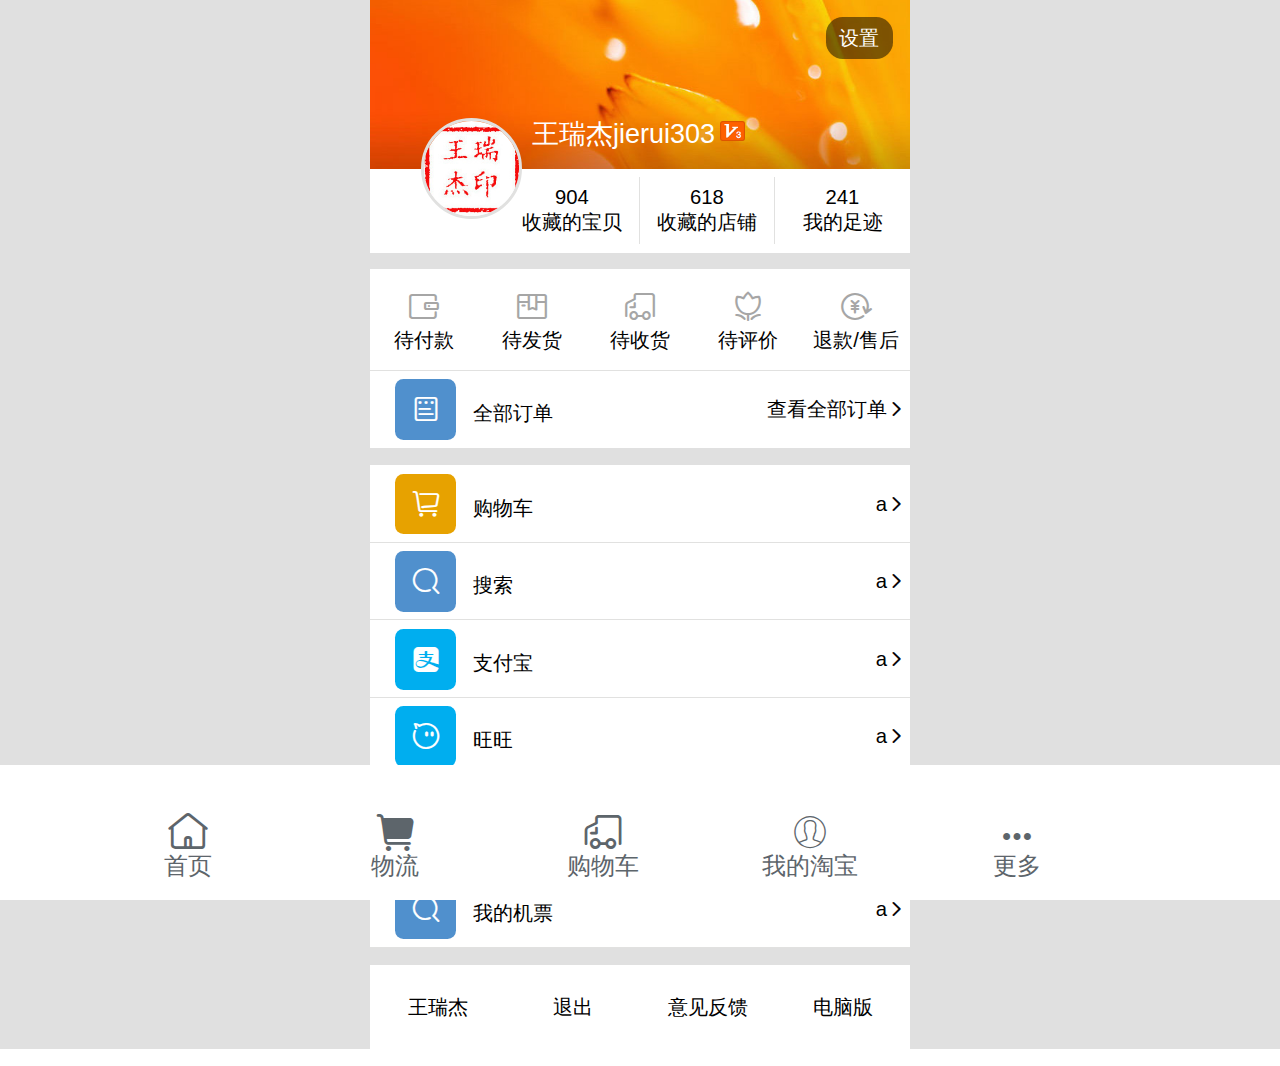
<file: user.html>
<!DOCTYPE html>
<html lang="en">
<head>
    <meta charset="UTF-8">
    <meta name="viewport" content="width=device-width,minimum-scale=1.0,maximum-scale=1.0,user-scalable=no">
    <title>我的淘宝</title>
    <link rel="stylesheet" href="./css/reset.css">
    <link rel="stylesheet" href="./css/func.css">
    <link rel="stylesheet" href="./css/user.css">
</head>
<body>
    
    <header>
        <div>设置</div>
        <div><img src="./img/upic.jpg" alt=""></div>
        <div>王瑞杰jierui303</div>
    </header>

    <section class="unav">
        <div>
            <p>904</p>
            <p>收藏的宝贝</p>
        </div>
        <div>
            <p>618</p>
            <p>收藏的店铺</p>
        </div>
        <div>
            <p>241</p>
            <p>我的足迹</p>
        </div>
    </section>



    <section class="dfk">
        <ul>
            <li>
                <p>待付款</p>
            </li>
            <li>
                <p>待发货</p>
            </li>
            <li>
                <p>待收货</p>
            </li>
            <li>
                <p>待评价</p>
            </li>
            <li>
                <p>退款/售后</p>
            </li>
        </ul>
        <div>
            <p><span>全部订单</span><span>查看全部订单</span></p>
        </div>
    </section>


    <section class="gwc">
        <div>
            <p><span>购物车</span><span>a</span></p>
        </div>
        <div>
            <p><span>搜索</span><span>a</span></p>
        </div>
        <div>
            <p><span>支付宝</span><span>a</span></p>
        </div>
        <div>
            <p><span>旺旺</span><span>a</span></p>
        </div>
    </section>


    <section class="cp">
        <div>
            <p><span>我的彩票</span><span>a</span></p>
        </div>
        <div>
            <p><span>我的机票</span><span>a</span></p>
        </div>
    </section>



    <section class="tb">
        <p>王瑞杰jierui303</p>
        <p>退出</p>
        <p>意见反馈</p>
        <p>电脑版</p>
    </section>



    <div class="footer">
        <div class="footerDiv">
            <a href="#">首页</a>
            <a href="#">物流</a>
            <a href="#">购物车</a>
            <a href="#">我的淘宝</a>
            <a href="#">更多</a>
        </div>
    </div>

</body>
<script>
    (function(window){
        var dw = window.document.documentElement.clientWidth;
        var font = dw / 10 > 54 ? 54 : dw/10;
        font += 'px';
        // 1rem = 10vw; width*10%
        window.document.documentElement.style.fontSize = font;


        //监听窗口大小改变事件
        window.addEventListener('resize', function(){
            var dw = window.document.documentElement.clientWidth;
            var font = dw / 10 > 54 ? 54 : dw/10;
            font += 'px';
            // 1rem = 10vw; width*10%
            window.document.documentElement.style.fontSize = font;
        }, false);
    })(window)
</script>
</html>
</file>
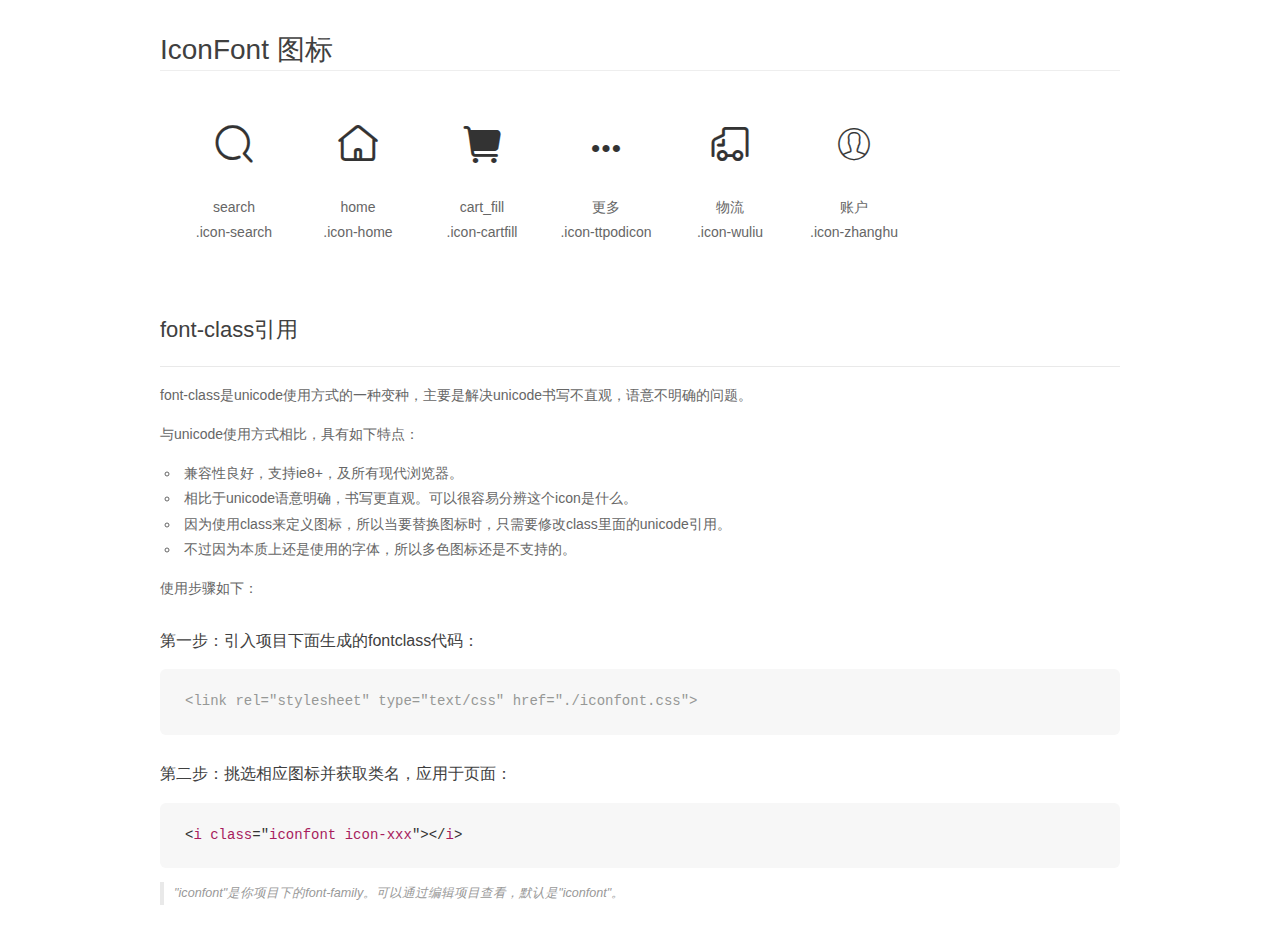
<file: font/demo_fontclass.html>
<!DOCTYPE html>
<html>
<head>
    <meta charset="utf-8"/>
    <title>IconFont</title>
    <link rel="stylesheet" href="demo.css">
    <link rel="stylesheet" href="iconfont.css">
</head>
<body>
    <div class="main markdown">
        <h1>IconFont 图标</h1>
        <ul class="icon_lists clear">
            
                <li>
                <i class="icon iconfont icon-search"></i>
                    <div class="name">search</div>
                    <div class="fontclass">.icon-search</div>
                </li>
            
                <li>
                <i class="icon iconfont icon-home"></i>
                    <div class="name">home</div>
                    <div class="fontclass">.icon-home</div>
                </li>
            
                <li>
                <i class="icon iconfont icon-cartfill"></i>
                    <div class="name">cart_fill</div>
                    <div class="fontclass">.icon-cartfill</div>
                </li>
            
                <li>
                <i class="icon iconfont icon-ttpodicon"></i>
                    <div class="name">更多</div>
                    <div class="fontclass">.icon-ttpodicon</div>
                </li>
            
                <li>
                <i class="icon iconfont icon-wuliu"></i>
                    <div class="name">物流</div>
                    <div class="fontclass">.icon-wuliu</div>
                </li>
            
                <li>
                <i class="icon iconfont icon-zhanghu"></i>
                    <div class="name">账户</div>
                    <div class="fontclass">.icon-zhanghu</div>
                </li>
            
        </ul>

        <h2 id="font-class-">font-class引用</h2>
        <hr>

        <p>font-class是unicode使用方式的一种变种，主要是解决unicode书写不直观，语意不明确的问题。</p>
        <p>与unicode使用方式相比，具有如下特点：</p>
        <ul>
        <li>兼容性良好，支持ie8+，及所有现代浏览器。</li>
        <li>相比于unicode语意明确，书写更直观。可以很容易分辨这个icon是什么。</li>
        <li>因为使用class来定义图标，所以当要替换图标时，只需要修改class里面的unicode引用。</li>
        <li>不过因为本质上还是使用的字体，所以多色图标还是不支持的。</li>
        </ul>
        <p>使用步骤如下：</p>
        <h3 id="-fontclass-">第一步：引入项目下面生成的fontclass代码：</h3>


        <pre><code class="lang-js hljs javascript"><span class="hljs-comment">&lt;link rel="stylesheet" type="text/css" href="./iconfont.css"&gt;</span></code></pre>
        <h3 id="-">第二步：挑选相应图标并获取类名，应用于页面：</h3>
        <pre><code class="lang-css hljs">&lt;<span class="hljs-selector-tag">i</span> <span class="hljs-selector-tag">class</span>="<span class="hljs-selector-tag">iconfont</span> <span class="hljs-selector-tag">icon-xxx</span>"&gt;&lt;/<span class="hljs-selector-tag">i</span>&gt;</code></pre>
        <blockquote>
        <p>"iconfont"是你项目下的font-family。可以通过编辑项目查看，默认是"iconfont"。</p>
        </blockquote>
    </div>
</body>
</html>
</file>
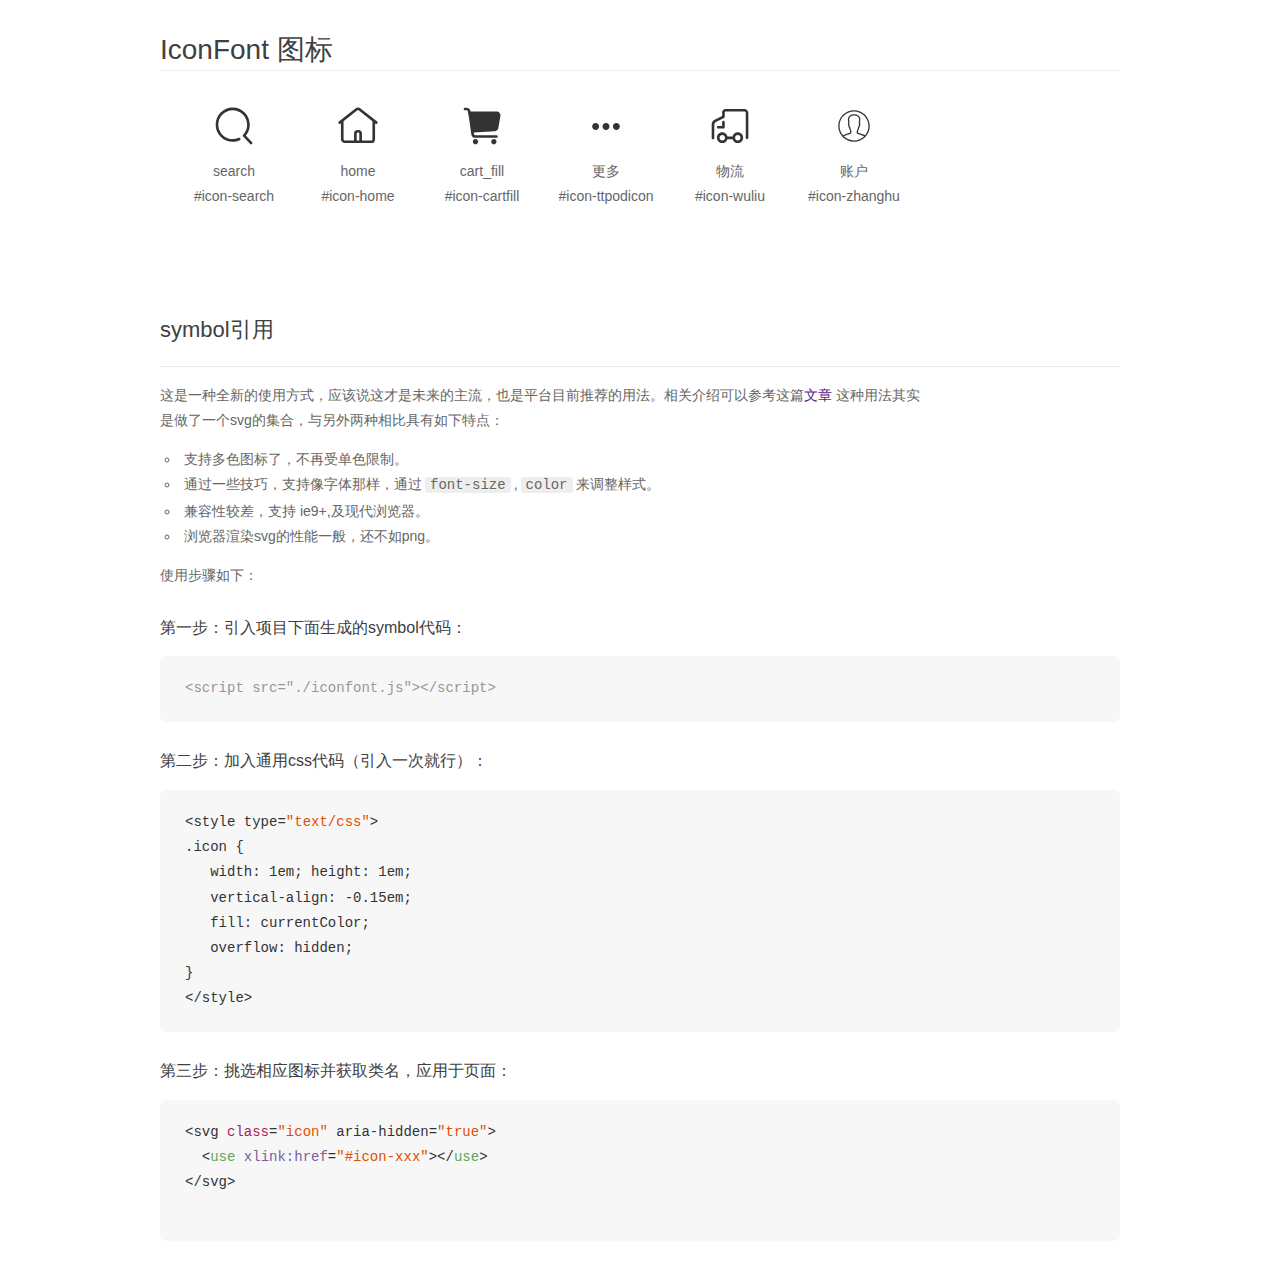
<file: font/demo_symbol.html>
<!DOCTYPE html>
<html>
<head>
    <meta charset="utf-8"/>
    <title>IconFont</title>
    <link rel="stylesheet" href="demo.css">
    <script src="iconfont.js"></script>

    <style type="text/css">
        .icon {
          /* 通过设置 font-size 来改变图标大小 */
          width: 1em; height: 1em;
          /* 图标和文字相邻时，垂直对齐 */
          vertical-align: -0.15em;
          /* 通过设置 color 来改变 SVG 的颜色/fill */
          fill: currentColor;
          /* path 和 stroke 溢出 viewBox 部分在 IE 下会显示
             normalize.css 中也包含这行 */
          overflow: hidden;
        }

    </style>
</head>
<body>
    <div class="main markdown">
        <h1>IconFont 图标</h1>
        <ul class="icon_lists clear">
            
                <li>
                    <svg class="icon" aria-hidden="true">
                        <use xlink:href="#icon-search"></use>
                    </svg>
                    <div class="name">search</div>
                    <div class="fontclass">#icon-search</div>
                </li>
            
                <li>
                    <svg class="icon" aria-hidden="true">
                        <use xlink:href="#icon-home"></use>
                    </svg>
                    <div class="name">home</div>
                    <div class="fontclass">#icon-home</div>
                </li>
            
                <li>
                    <svg class="icon" aria-hidden="true">
                        <use xlink:href="#icon-cartfill"></use>
                    </svg>
                    <div class="name">cart_fill</div>
                    <div class="fontclass">#icon-cartfill</div>
                </li>
            
                <li>
                    <svg class="icon" aria-hidden="true">
                        <use xlink:href="#icon-ttpodicon"></use>
                    </svg>
                    <div class="name">更多</div>
                    <div class="fontclass">#icon-ttpodicon</div>
                </li>
            
                <li>
                    <svg class="icon" aria-hidden="true">
                        <use xlink:href="#icon-wuliu"></use>
                    </svg>
                    <div class="name">物流</div>
                    <div class="fontclass">#icon-wuliu</div>
                </li>
            
                <li>
                    <svg class="icon" aria-hidden="true">
                        <use xlink:href="#icon-zhanghu"></use>
                    </svg>
                    <div class="name">账户</div>
                    <div class="fontclass">#icon-zhanghu</div>
                </li>
            
        </ul>


        <h2 id="symbol-">symbol引用</h2>
        <hr>

        <p>这是一种全新的使用方式，应该说这才是未来的主流，也是平台目前推荐的用法。相关介绍可以参考这篇<a href="">文章</a>
        这种用法其实是做了一个svg的集合，与另外两种相比具有如下特点：</p>
        <ul>
          <li>支持多色图标了，不再受单色限制。</li>
          <li>通过一些技巧，支持像字体那样，通过<code>font-size</code>,<code>color</code>来调整样式。</li>
          <li>兼容性较差，支持 ie9+,及现代浏览器。</li>
          <li>浏览器渲染svg的性能一般，还不如png。</li>
        </ul>
        <p>使用步骤如下：</p>
        <h3 id="-symbol-">第一步：引入项目下面生成的symbol代码：</h3>
        <pre><code class="lang-js hljs javascript"><span class="hljs-comment">&lt;script src="./iconfont.js"&gt;&lt;/script&gt;</span></code></pre>
        <h3 id="-css-">第二步：加入通用css代码（引入一次就行）：</h3>
        <pre><code class="lang-js hljs javascript">&lt;style type=<span class="hljs-string">"text/css"</span>&gt;
.icon {
   width: <span class="hljs-number">1</span>em; height: <span class="hljs-number">1</span>em;
   vertical-align: <span class="hljs-number">-0.15</span>em;
   fill: currentColor;
   overflow: hidden;
}
&lt;<span class="hljs-regexp">/style&gt;</span></code></pre>
        <h3 id="-">第三步：挑选相应图标并获取类名，应用于页面：</h3>
        <pre><code class="lang-js hljs javascript">&lt;svg <span class="hljs-class"><span class="hljs-keyword">class</span></span>=<span class="hljs-string">"icon"</span> aria-hidden=<span class="hljs-string">"true"</span>&gt;<span class="xml"><span class="hljs-tag">
  &lt;<span class="hljs-name">use</span> <span class="hljs-attr">xlink:href</span>=<span class="hljs-string">"#icon-xxx"</span>&gt;</span><span class="hljs-tag">&lt;/<span class="hljs-name">use</span>&gt;</span>
</span>&lt;<span class="hljs-regexp">/svg&gt;
        </span></code></pre>
    </div>
</body>
</html>
</file>
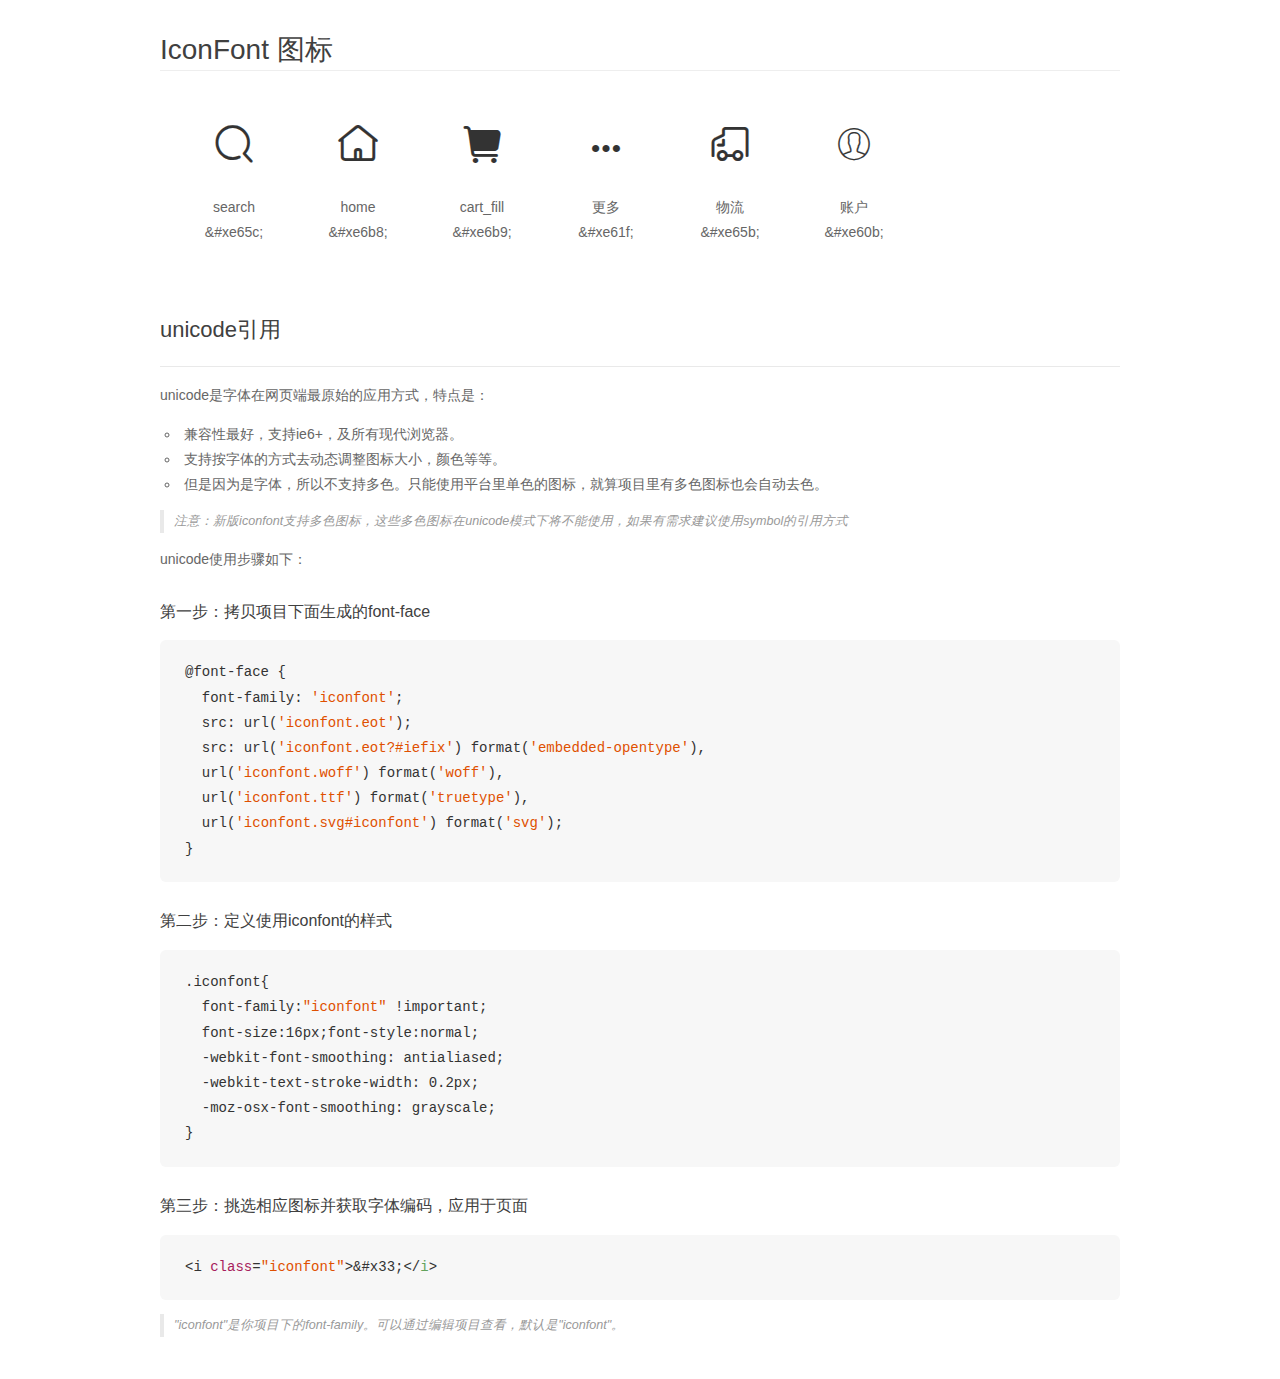
<file: font/demo_unicode.html>
<!DOCTYPE html>
<html>
<head>
    <meta charset="utf-8"/>
    <title>IconFont</title>
    <link rel="stylesheet" href="demo.css">

    <style type="text/css">

        @font-face {font-family: "iconfont";
          src: url('iconfont.eot'); /* IE9*/
          src: url('iconfont.eot#iefix') format('embedded-opentype'), /* IE6-IE8 */
          url('iconfont.woff') format('woff'), /* chrome, firefox */
          url('iconfont.ttf') format('truetype'), /* chrome, firefox, opera, Safari, Android, iOS 4.2+*/
          url('iconfont.svg#iconfont') format('svg'); /* iOS 4.1- */
        }

        .iconfont {
          font-family:"iconfont" !important;
          font-size:16px;
          font-style:normal;
          -webkit-font-smoothing: antialiased;
          -webkit-text-stroke-width: 0.2px;
          -moz-osx-font-smoothing: grayscale;
        }

    </style>
</head>
<body>
    <div class="main markdown">
        <h1>IconFont 图标</h1>
        <ul class="icon_lists clear">
            
                <li>
                <i class="icon iconfont">&#xe65c;</i>
                    <div class="name">search</div>
                    <div class="code">&amp;#xe65c;</div>
                </li>
            
                <li>
                <i class="icon iconfont">&#xe6b8;</i>
                    <div class="name">home</div>
                    <div class="code">&amp;#xe6b8;</div>
                </li>
            
                <li>
                <i class="icon iconfont">&#xe6b9;</i>
                    <div class="name">cart_fill</div>
                    <div class="code">&amp;#xe6b9;</div>
                </li>
            
                <li>
                <i class="icon iconfont">&#xe61f;</i>
                    <div class="name">更多</div>
                    <div class="code">&amp;#xe61f;</div>
                </li>
            
                <li>
                <i class="icon iconfont">&#xe65b;</i>
                    <div class="name">物流</div>
                    <div class="code">&amp;#xe65b;</div>
                </li>
            
                <li>
                <i class="icon iconfont">&#xe60b;</i>
                    <div class="name">账户</div>
                    <div class="code">&amp;#xe60b;</div>
                </li>
            
        </ul>
        <h2 id="unicode-">unicode引用</h2>
        <hr>

        <p>unicode是字体在网页端最原始的应用方式，特点是：</p>
        <ul>
        <li>兼容性最好，支持ie6+，及所有现代浏览器。</li>
        <li>支持按字体的方式去动态调整图标大小，颜色等等。</li>
        <li>但是因为是字体，所以不支持多色。只能使用平台里单色的图标，就算项目里有多色图标也会自动去色。</li>
        </ul>
        <blockquote>
        <p>注意：新版iconfont支持多色图标，这些多色图标在unicode模式下将不能使用，如果有需求建议使用symbol的引用方式</p>
        </blockquote>
        <p>unicode使用步骤如下：</p>
        <h3 id="-font-face">第一步：拷贝项目下面生成的font-face</h3>
        <pre><code class="lang-js hljs javascript">@font-face {
  font-family: <span class="hljs-string">'iconfont'</span>;
  src: url(<span class="hljs-string">'iconfont.eot'</span>);
  src: url(<span class="hljs-string">'iconfont.eot?#iefix'</span>) format(<span class="hljs-string">'embedded-opentype'</span>),
  url(<span class="hljs-string">'iconfont.woff'</span>) format(<span class="hljs-string">'woff'</span>),
  url(<span class="hljs-string">'iconfont.ttf'</span>) format(<span class="hljs-string">'truetype'</span>),
  url(<span class="hljs-string">'iconfont.svg#iconfont'</span>) format(<span class="hljs-string">'svg'</span>);
}
</code></pre>
        <h3 id="-iconfont-">第二步：定义使用iconfont的样式</h3>
        <pre><code class="lang-js hljs javascript">.iconfont{
  font-family:<span class="hljs-string">"iconfont"</span> !important;
  font-size:<span class="hljs-number">16</span>px;font-style:normal;
  -webkit-font-smoothing: antialiased;
  -webkit-text-stroke-width: <span class="hljs-number">0.2</span>px;
  -moz-osx-font-smoothing: grayscale;
}
</code></pre>
        <h3 id="-">第三步：挑选相应图标并获取字体编码，应用于页面</h3>
        <pre><code class="lang-js hljs javascript">&lt;i <span class="hljs-class"><span class="hljs-keyword">class</span></span>=<span class="hljs-string">"iconfont"</span>&gt;&amp;#x33;<span class="xml"><span class="hljs-tag">&lt;/<span class="hljs-name">i</span>&gt;</span></span></code></pre>

        <blockquote>
        <p>"iconfont"是你项目下的font-family。可以通过编辑项目查看，默认是"iconfont"。</p>
        </blockquote>
    </div>


</body>
</html>
</file>
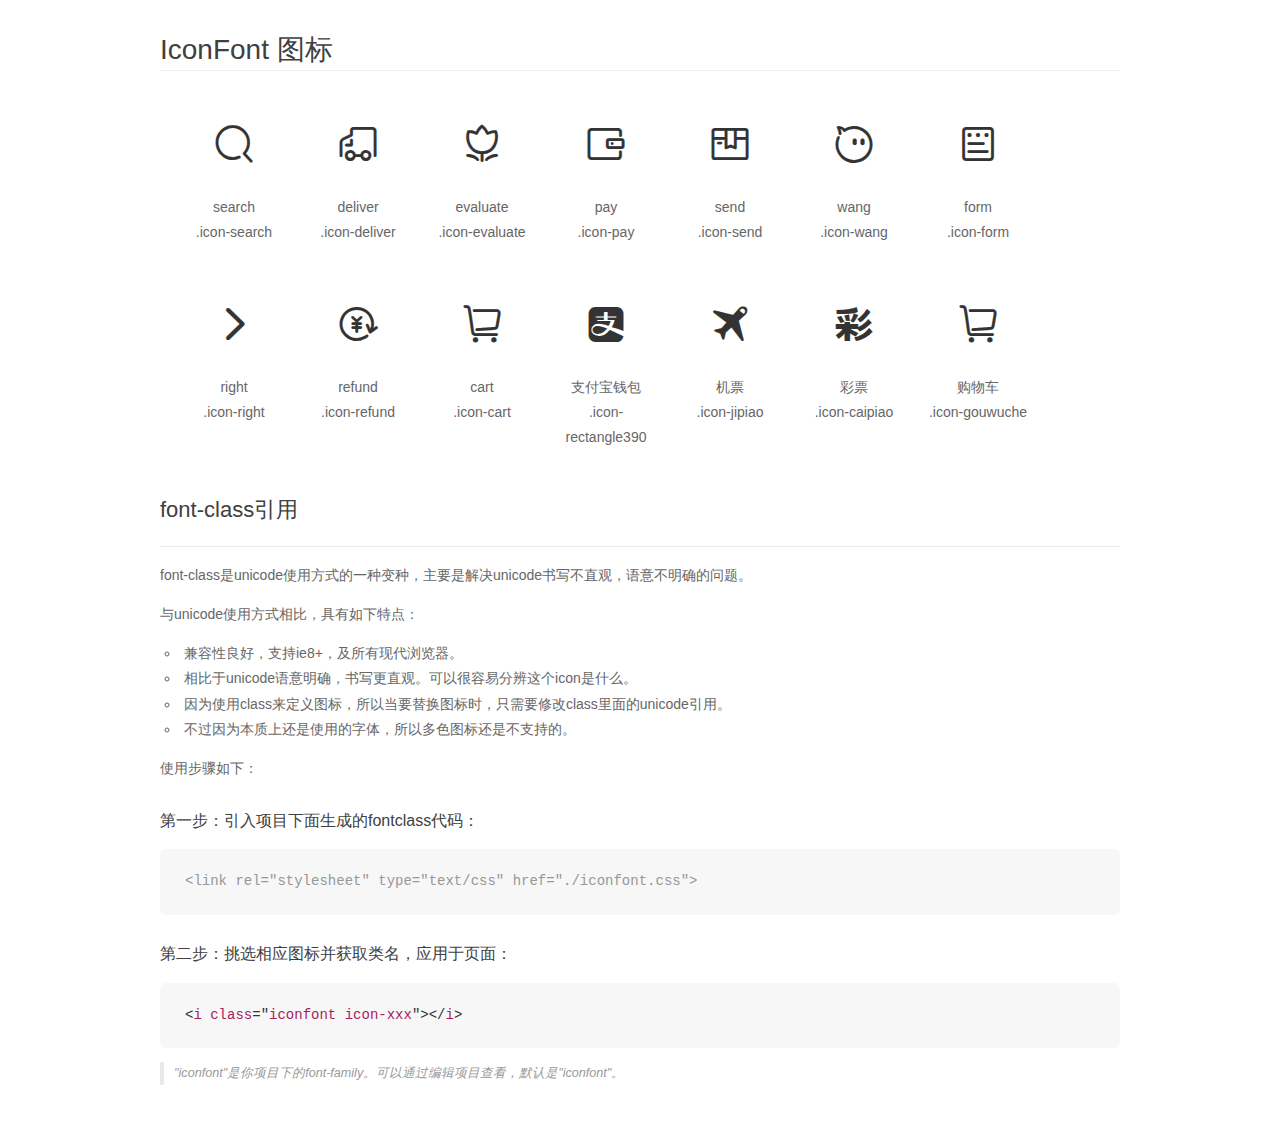
<file: fonts/demo_fontclass.html>
<!DOCTYPE html>
<html>
<head>
    <meta charset="utf-8"/>
    <title>IconFont</title>
    <link rel="stylesheet" href="demo.css">
    <link rel="stylesheet" href="iconfont.css">
</head>
<body>
    <div class="main markdown">
        <h1>IconFont 图标</h1>
        <ul class="icon_lists clear">
            
                <li>
                <i class="icon iconfont icon-search"></i>
                    <div class="name">search</div>
                    <div class="fontclass">.icon-search</div>
                </li>
            
                <li>
                <i class="icon iconfont icon-deliver"></i>
                    <div class="name">deliver</div>
                    <div class="fontclass">.icon-deliver</div>
                </li>
            
                <li>
                <i class="icon iconfont icon-evaluate"></i>
                    <div class="name">evaluate</div>
                    <div class="fontclass">.icon-evaluate</div>
                </li>
            
                <li>
                <i class="icon iconfont icon-pay"></i>
                    <div class="name">pay</div>
                    <div class="fontclass">.icon-pay</div>
                </li>
            
                <li>
                <i class="icon iconfont icon-send"></i>
                    <div class="name">send</div>
                    <div class="fontclass">.icon-send</div>
                </li>
            
                <li>
                <i class="icon iconfont icon-wang"></i>
                    <div class="name">wang</div>
                    <div class="fontclass">.icon-wang</div>
                </li>
            
                <li>
                <i class="icon iconfont icon-form"></i>
                    <div class="name">form</div>
                    <div class="fontclass">.icon-form</div>
                </li>
            
                <li>
                <i class="icon iconfont icon-right"></i>
                    <div class="name">right</div>
                    <div class="fontclass">.icon-right</div>
                </li>
            
                <li>
                <i class="icon iconfont icon-refund"></i>
                    <div class="name">refund</div>
                    <div class="fontclass">.icon-refund</div>
                </li>
            
                <li>
                <i class="icon iconfont icon-cart"></i>
                    <div class="name">cart</div>
                    <div class="fontclass">.icon-cart</div>
                </li>
            
                <li>
                <i class="icon iconfont icon-rectangle390"></i>
                    <div class="name">支付宝钱包</div>
                    <div class="fontclass">.icon-rectangle390</div>
                </li>
            
                <li>
                <i class="icon iconfont icon-jipiao"></i>
                    <div class="name">机票</div>
                    <div class="fontclass">.icon-jipiao</div>
                </li>
            
                <li>
                <i class="icon iconfont icon-caipiao"></i>
                    <div class="name">彩票</div>
                    <div class="fontclass">.icon-caipiao</div>
                </li>
            
                <li>
                <i class="icon iconfont icon-gouwuche"></i>
                    <div class="name">购物车</div>
                    <div class="fontclass">.icon-gouwuche</div>
                </li>
            
        </ul>

        <h2 id="font-class-">font-class引用</h2>
        <hr>

        <p>font-class是unicode使用方式的一种变种，主要是解决unicode书写不直观，语意不明确的问题。</p>
        <p>与unicode使用方式相比，具有如下特点：</p>
        <ul>
        <li>兼容性良好，支持ie8+，及所有现代浏览器。</li>
        <li>相比于unicode语意明确，书写更直观。可以很容易分辨这个icon是什么。</li>
        <li>因为使用class来定义图标，所以当要替换图标时，只需要修改class里面的unicode引用。</li>
        <li>不过因为本质上还是使用的字体，所以多色图标还是不支持的。</li>
        </ul>
        <p>使用步骤如下：</p>
        <h3 id="-fontclass-">第一步：引入项目下面生成的fontclass代码：</h3>


        <pre><code class="lang-js hljs javascript"><span class="hljs-comment">&lt;link rel="stylesheet" type="text/css" href="./iconfont.css"&gt;</span></code></pre>
        <h3 id="-">第二步：挑选相应图标并获取类名，应用于页面：</h3>
        <pre><code class="lang-css hljs">&lt;<span class="hljs-selector-tag">i</span> <span class="hljs-selector-tag">class</span>="<span class="hljs-selector-tag">iconfont</span> <span class="hljs-selector-tag">icon-xxx</span>"&gt;&lt;/<span class="hljs-selector-tag">i</span>&gt;</code></pre>
        <blockquote>
        <p>"iconfont"是你项目下的font-family。可以通过编辑项目查看，默认是"iconfont"。</p>
        </blockquote>
    </div>
</body>
</html>
</file>
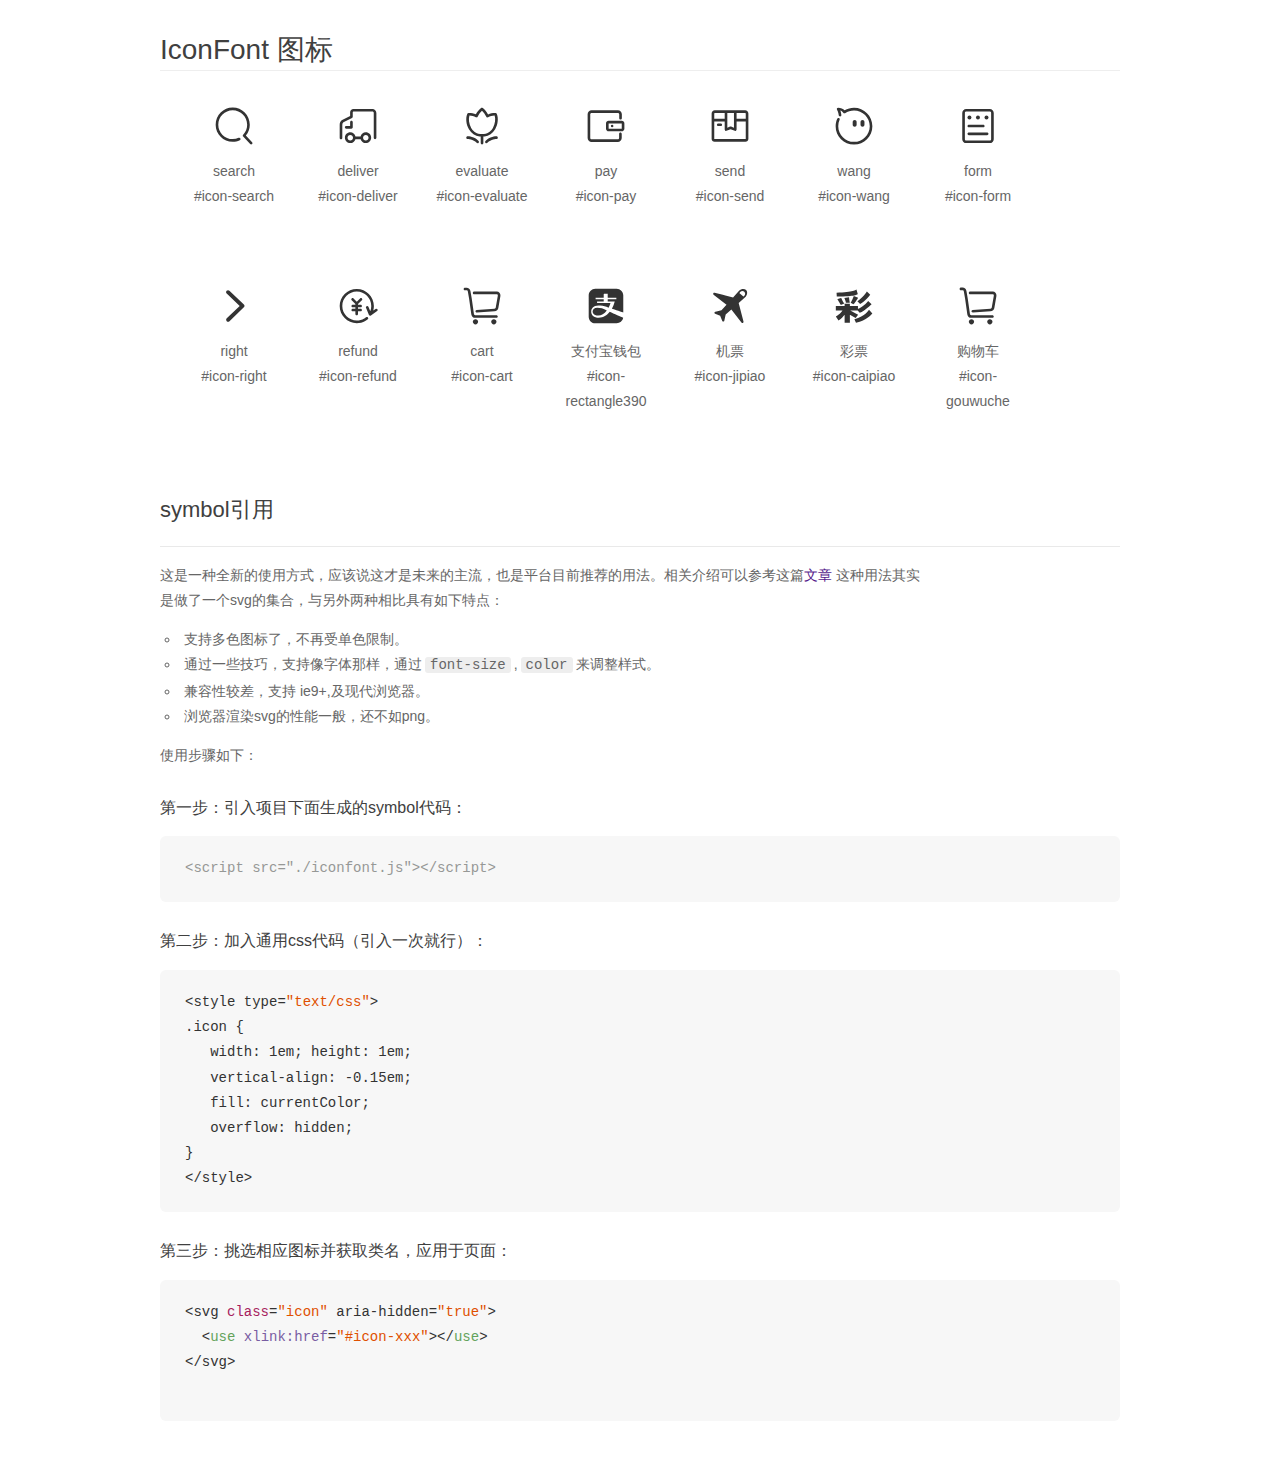
<file: fonts/demo_symbol.html>
<!DOCTYPE html>
<html>
<head>
    <meta charset="utf-8"/>
    <title>IconFont</title>
    <link rel="stylesheet" href="demo.css">
    <script src="iconfont.js"></script>

    <style type="text/css">
        .icon {
          /* 通过设置 font-size 来改变图标大小 */
          width: 1em; height: 1em;
          /* 图标和文字相邻时，垂直对齐 */
          vertical-align: -0.15em;
          /* 通过设置 color 来改变 SVG 的颜色/fill */
          fill: currentColor;
          /* path 和 stroke 溢出 viewBox 部分在 IE 下会显示
             normalize.css 中也包含这行 */
          overflow: hidden;
        }

    </style>
</head>
<body>
    <div class="main markdown">
        <h1>IconFont 图标</h1>
        <ul class="icon_lists clear">
            
                <li>
                    <svg class="icon" aria-hidden="true">
                        <use xlink:href="#icon-search"></use>
                    </svg>
                    <div class="name">search</div>
                    <div class="fontclass">#icon-search</div>
                </li>
            
                <li>
                    <svg class="icon" aria-hidden="true">
                        <use xlink:href="#icon-deliver"></use>
                    </svg>
                    <div class="name">deliver</div>
                    <div class="fontclass">#icon-deliver</div>
                </li>
            
                <li>
                    <svg class="icon" aria-hidden="true">
                        <use xlink:href="#icon-evaluate"></use>
                    </svg>
                    <div class="name">evaluate</div>
                    <div class="fontclass">#icon-evaluate</div>
                </li>
            
                <li>
                    <svg class="icon" aria-hidden="true">
                        <use xlink:href="#icon-pay"></use>
                    </svg>
                    <div class="name">pay</div>
                    <div class="fontclass">#icon-pay</div>
                </li>
            
                <li>
                    <svg class="icon" aria-hidden="true">
                        <use xlink:href="#icon-send"></use>
                    </svg>
                    <div class="name">send</div>
                    <div class="fontclass">#icon-send</div>
                </li>
            
                <li>
                    <svg class="icon" aria-hidden="true">
                        <use xlink:href="#icon-wang"></use>
                    </svg>
                    <div class="name">wang</div>
                    <div class="fontclass">#icon-wang</div>
                </li>
            
                <li>
                    <svg class="icon" aria-hidden="true">
                        <use xlink:href="#icon-form"></use>
                    </svg>
                    <div class="name">form</div>
                    <div class="fontclass">#icon-form</div>
                </li>
            
                <li>
                    <svg class="icon" aria-hidden="true">
                        <use xlink:href="#icon-right"></use>
                    </svg>
                    <div class="name">right</div>
                    <div class="fontclass">#icon-right</div>
                </li>
            
                <li>
                    <svg class="icon" aria-hidden="true">
                        <use xlink:href="#icon-refund"></use>
                    </svg>
                    <div class="name">refund</div>
                    <div class="fontclass">#icon-refund</div>
                </li>
            
                <li>
                    <svg class="icon" aria-hidden="true">
                        <use xlink:href="#icon-cart"></use>
                    </svg>
                    <div class="name">cart</div>
                    <div class="fontclass">#icon-cart</div>
                </li>
            
                <li>
                    <svg class="icon" aria-hidden="true">
                        <use xlink:href="#icon-rectangle390"></use>
                    </svg>
                    <div class="name">支付宝钱包</div>
                    <div class="fontclass">#icon-rectangle390</div>
                </li>
            
                <li>
                    <svg class="icon" aria-hidden="true">
                        <use xlink:href="#icon-jipiao"></use>
                    </svg>
                    <div class="name">机票</div>
                    <div class="fontclass">#icon-jipiao</div>
                </li>
            
                <li>
                    <svg class="icon" aria-hidden="true">
                        <use xlink:href="#icon-caipiao"></use>
                    </svg>
                    <div class="name">彩票</div>
                    <div class="fontclass">#icon-caipiao</div>
                </li>
            
                <li>
                    <svg class="icon" aria-hidden="true">
                        <use xlink:href="#icon-gouwuche"></use>
                    </svg>
                    <div class="name">购物车</div>
                    <div class="fontclass">#icon-gouwuche</div>
                </li>
            
        </ul>


        <h2 id="symbol-">symbol引用</h2>
        <hr>

        <p>这是一种全新的使用方式，应该说这才是未来的主流，也是平台目前推荐的用法。相关介绍可以参考这篇<a href="">文章</a>
        这种用法其实是做了一个svg的集合，与另外两种相比具有如下特点：</p>
        <ul>
          <li>支持多色图标了，不再受单色限制。</li>
          <li>通过一些技巧，支持像字体那样，通过<code>font-size</code>,<code>color</code>来调整样式。</li>
          <li>兼容性较差，支持 ie9+,及现代浏览器。</li>
          <li>浏览器渲染svg的性能一般，还不如png。</li>
        </ul>
        <p>使用步骤如下：</p>
        <h3 id="-symbol-">第一步：引入项目下面生成的symbol代码：</h3>
        <pre><code class="lang-js hljs javascript"><span class="hljs-comment">&lt;script src="./iconfont.js"&gt;&lt;/script&gt;</span></code></pre>
        <h3 id="-css-">第二步：加入通用css代码（引入一次就行）：</h3>
        <pre><code class="lang-js hljs javascript">&lt;style type=<span class="hljs-string">"text/css"</span>&gt;
.icon {
   width: <span class="hljs-number">1</span>em; height: <span class="hljs-number">1</span>em;
   vertical-align: <span class="hljs-number">-0.15</span>em;
   fill: currentColor;
   overflow: hidden;
}
&lt;<span class="hljs-regexp">/style&gt;</span></code></pre>
        <h3 id="-">第三步：挑选相应图标并获取类名，应用于页面：</h3>
        <pre><code class="lang-js hljs javascript">&lt;svg <span class="hljs-class"><span class="hljs-keyword">class</span></span>=<span class="hljs-string">"icon"</span> aria-hidden=<span class="hljs-string">"true"</span>&gt;<span class="xml"><span class="hljs-tag">
  &lt;<span class="hljs-name">use</span> <span class="hljs-attr">xlink:href</span>=<span class="hljs-string">"#icon-xxx"</span>&gt;</span><span class="hljs-tag">&lt;/<span class="hljs-name">use</span>&gt;</span>
</span>&lt;<span class="hljs-regexp">/svg&gt;
        </span></code></pre>
    </div>
</body>
</html>
</file>
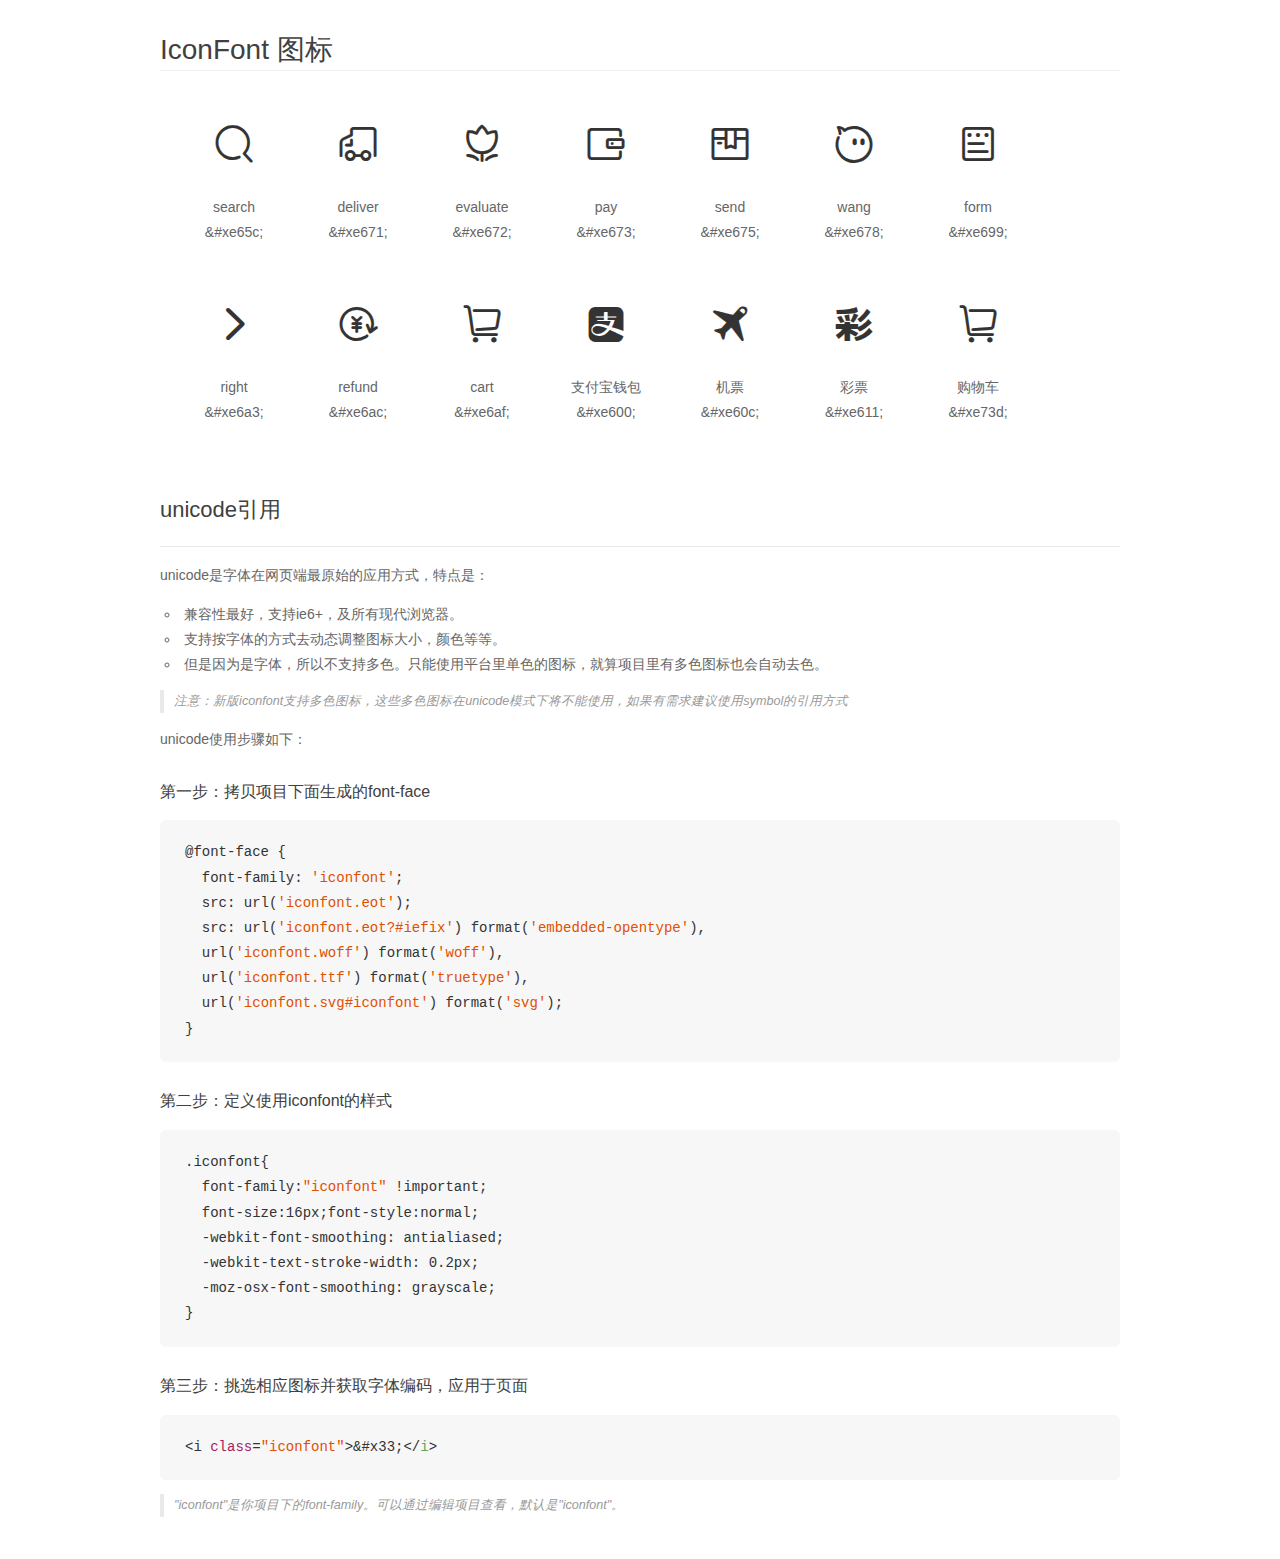
<file: fonts/demo_unicode.html>
<!DOCTYPE html>
<html>
<head>
    <meta charset="utf-8"/>
    <title>IconFont</title>
    <link rel="stylesheet" href="demo.css">

    <style type="text/css">

        @font-face {font-family: "iconfont";
          src: url('iconfont.eot'); /* IE9*/
          src: url('iconfont.eot#iefix') format('embedded-opentype'), /* IE6-IE8 */
          url('iconfont.woff') format('woff'), /* chrome, firefox */
          url('iconfont.ttf') format('truetype'), /* chrome, firefox, opera, Safari, Android, iOS 4.2+*/
          url('iconfont.svg#iconfont') format('svg'); /* iOS 4.1- */
        }

        .iconfont {
          font-family:"iconfont" !important;
          font-size:16px;
          font-style:normal;
          -webkit-font-smoothing: antialiased;
          -webkit-text-stroke-width: 0.2px;
          -moz-osx-font-smoothing: grayscale;
        }

    </style>
</head>
<body>
    <div class="main markdown">
        <h1>IconFont 图标</h1>
        <ul class="icon_lists clear">
            
                <li>
                <i class="icon iconfont">&#xe65c;</i>
                    <div class="name">search</div>
                    <div class="code">&amp;#xe65c;</div>
                </li>
            
                <li>
                <i class="icon iconfont">&#xe671;</i>
                    <div class="name">deliver</div>
                    <div class="code">&amp;#xe671;</div>
                </li>
            
                <li>
                <i class="icon iconfont">&#xe672;</i>
                    <div class="name">evaluate</div>
                    <div class="code">&amp;#xe672;</div>
                </li>
            
                <li>
                <i class="icon iconfont">&#xe673;</i>
                    <div class="name">pay</div>
                    <div class="code">&amp;#xe673;</div>
                </li>
            
                <li>
                <i class="icon iconfont">&#xe675;</i>
                    <div class="name">send</div>
                    <div class="code">&amp;#xe675;</div>
                </li>
            
                <li>
                <i class="icon iconfont">&#xe678;</i>
                    <div class="name">wang</div>
                    <div class="code">&amp;#xe678;</div>
                </li>
            
                <li>
                <i class="icon iconfont">&#xe699;</i>
                    <div class="name">form</div>
                    <div class="code">&amp;#xe699;</div>
                </li>
            
                <li>
                <i class="icon iconfont">&#xe6a3;</i>
                    <div class="name">right</div>
                    <div class="code">&amp;#xe6a3;</div>
                </li>
            
                <li>
                <i class="icon iconfont">&#xe6ac;</i>
                    <div class="name">refund</div>
                    <div class="code">&amp;#xe6ac;</div>
                </li>
            
                <li>
                <i class="icon iconfont">&#xe6af;</i>
                    <div class="name">cart</div>
                    <div class="code">&amp;#xe6af;</div>
                </li>
            
                <li>
                <i class="icon iconfont">&#xe600;</i>
                    <div class="name">支付宝钱包</div>
                    <div class="code">&amp;#xe600;</div>
                </li>
            
                <li>
                <i class="icon iconfont">&#xe60c;</i>
                    <div class="name">机票</div>
                    <div class="code">&amp;#xe60c;</div>
                </li>
            
                <li>
                <i class="icon iconfont">&#xe611;</i>
                    <div class="name">彩票</div>
                    <div class="code">&amp;#xe611;</div>
                </li>
            
                <li>
                <i class="icon iconfont">&#xe73d;</i>
                    <div class="name">购物车</div>
                    <div class="code">&amp;#xe73d;</div>
                </li>
            
        </ul>
        <h2 id="unicode-">unicode引用</h2>
        <hr>

        <p>unicode是字体在网页端最原始的应用方式，特点是：</p>
        <ul>
        <li>兼容性最好，支持ie6+，及所有现代浏览器。</li>
        <li>支持按字体的方式去动态调整图标大小，颜色等等。</li>
        <li>但是因为是字体，所以不支持多色。只能使用平台里单色的图标，就算项目里有多色图标也会自动去色。</li>
        </ul>
        <blockquote>
        <p>注意：新版iconfont支持多色图标，这些多色图标在unicode模式下将不能使用，如果有需求建议使用symbol的引用方式</p>
        </blockquote>
        <p>unicode使用步骤如下：</p>
        <h3 id="-font-face">第一步：拷贝项目下面生成的font-face</h3>
        <pre><code class="lang-js hljs javascript">@font-face {
  font-family: <span class="hljs-string">'iconfont'</span>;
  src: url(<span class="hljs-string">'iconfont.eot'</span>);
  src: url(<span class="hljs-string">'iconfont.eot?#iefix'</span>) format(<span class="hljs-string">'embedded-opentype'</span>),
  url(<span class="hljs-string">'iconfont.woff'</span>) format(<span class="hljs-string">'woff'</span>),
  url(<span class="hljs-string">'iconfont.ttf'</span>) format(<span class="hljs-string">'truetype'</span>),
  url(<span class="hljs-string">'iconfont.svg#iconfont'</span>) format(<span class="hljs-string">'svg'</span>);
}
</code></pre>
        <h3 id="-iconfont-">第二步：定义使用iconfont的样式</h3>
        <pre><code class="lang-js hljs javascript">.iconfont{
  font-family:<span class="hljs-string">"iconfont"</span> !important;
  font-size:<span class="hljs-number">16</span>px;font-style:normal;
  -webkit-font-smoothing: antialiased;
  -webkit-text-stroke-width: <span class="hljs-number">0.2</span>px;
  -moz-osx-font-smoothing: grayscale;
}
</code></pre>
        <h3 id="-">第三步：挑选相应图标并获取字体编码，应用于页面</h3>
        <pre><code class="lang-js hljs javascript">&lt;i <span class="hljs-class"><span class="hljs-keyword">class</span></span>=<span class="hljs-string">"iconfont"</span>&gt;&amp;#x33;<span class="xml"><span class="hljs-tag">&lt;/<span class="hljs-name">i</span>&gt;</span></span></code></pre>

        <blockquote>
        <p>"iconfont"是你项目下的font-family。可以通过编辑项目查看，默认是"iconfont"。</p>
        </blockquote>
    </div>


</body>
</html>
</file>
<file: css/func.css>
.clear::after {
  content: '';
  display: block;
  clear: both; }

.fLeft {
  float: left; }

.fRight {
  float: right; }

/*# sourceMappingURL=func.css.map */
</file>
<file: css/mtb.css>
/**
布局用rem为计算单位, 公式为: (18px/320px)*10rem = 0.5625rem
字体以px为准,
除了字体以外, 其余用到px的地方, 不论宽度和高度,还是margin, padding等, 全是rem单位

 */

@font-face {
    font-family: 'iconfont';
    src: url("../font/iconfont.eot");
    src: url("../font/iconfont.eot?#iefix") format("embedded-opentype"), url("../font/iconfont.woff") format("woff"), url("../font/iconfont.ttf") format("truetype"), url("../font/iconfont.svg#iconfont") format("svg");
}

/*头部*/
header {
    width: 100%;
    height: 54px;
    background: #FF5121;
    position: relative;
    overflow: hidden;
}
header .tops{
    width:99%;
    margin:4px auto;
    height:46px;
    /*background: blue*/
}
header a{
    display: block;
    width:60px;
    height: 100%;
    background:  url("../img/logo.png") no-repeat center center;
    background-size: 75%;
}
/*header a img{*/
    /*display: block;*/
    /*width:100%;*/
    /*height:100%;*/
    /*padding:5px;*/
/*}*/
header #search {
    height: 38px;
    line-height: 38px;
    background: #B92310;
    border-radius: 0.3125rem;
    text-align: center;
    font-size: 0.2963rem;
    position: absolute;
    left: 64px;
    top: 8px;
    right:9px;
}
header #search span {
    color: #fff;
}
header #search span::before {
    font-family: "iconfont" !important;
    font-size: 0.33333rem;
    font-style: normal;
    content: '\E65c';
    -webkit-font-smoothing: antialiased;
    -webkit-text-stroke-width: 0.0037rem;
    -moz-osx-font-smoothing: grayscale;
    display: inline-block;
    margin-right: 0.09259rem;
}


/*轮播图*/
#lun{
    width:10rem;
    height:3.15625rem;
    margin: 0 auto;
    position: relative;
    /*border: 0.03125rem solid #fff;*/
    overflow: hidden;
}
#lun .lunList{
    width:90rem;
    background: olive;
    position: absolute;
    top:0;
    left:0;
}
#lun .lunList li{
    float:left;
}
#lun .lunList li a{
    width:10rem;
    display:block;
}
#lun .lunTab{
    position: absolute;
    bottom:-0.02rem;
    right:0.625rem;
}
#lun .lunTab div{
    width:0.3125rem;
    height:0.3125rem;
    border-radius: 50%;
    background: rgba(255,255,2, 0.6);
    float:left;
    margin:0.09375rem;
}

/*菜单*/
#menu{
    width:10rem;
    height: 5.625rem;
    clear: both;
    margin:0 auto 0 auto;
    border-bottom: 0.03125rem solid rgb(232,232,232);
    background: #fff;
}
#menu ul{width:10rem;padding-top:0.6875rem;}
#menu ul li{width:1.875rem;margin-right:0.15625rem;margin-bottom:0.5rem;float:left;}
#menu ul li:nth-of-type(5n){margin-right:0;}
#menu ul li a{display: block;padding:0.15625rem;}
#menu ul li span{display: block;text-align: center;font-size: 0.3125rem;}


/*淘宝头条*/
#touTia{
    width:10rem;
    height:1.3125rem;
    margin:0 auto 0.09375rem auto;
    background: #fff;
    overflow: hidden;
}
#touTia>a{display: block;width:3.125rem;padding:0.3125rem;float:left;border-right: 0.03125rem solid rgb(232,232,232);}
#touTia .touTiaList{float: left;width:6.875rem;position: relative;}
#touTia .touTiaList ul{width:6.875rem;height:1.3125rem;margin-left: 0.3125rem;position: absolute;top:0;left:0;}
#touTia .touTiaList ul li{width:6.875rem;float:none;}
#touTia .touTiaList ul li a{display:block;width:6.875rem;height:1.3125rem;line-height:1.3125rem;font-size: 0.3125rem;text-decoration: none;color:rgb(53,53,53);}
#touTia .touTiaList ul li a span{border:0.03125rem solid rgb(216,20,33);padding:0.15625rem 0.03125rem;border-radius: 0.15625rem;margin-right: 0.15625rem;color:rgb(216,20,33);}



/*淘抢购*/
#taoQiangGou{
    width:10rem;
    height:5.4375rem;
    margin:0 auto 0.09375rem auto;
    background: #fff;
    font-size: 0.3125rem;
}
#taoQiangGou .taoQiangGouLeft{width:3.875rem;height:5.4375rem;float:left;position:relative;}
#taoQiangGou .taoQiangGouLeft>a{display:block;width:3.875rem;height:5.4375rem;}
#taoQiangGou .taoQiangGouLeft>a img{display:block;width:100%;height:100%;}
#taoQiangGou .taoQiangGouLeft .dingShi{position:absolute;left:0.625rem;top:1.75rem;}

#taoQiangGou .taoQiangGouRight{width:6.125rem;height:5.4375rem;overflow:hidden;float:left;}
#taoQiangGou .taoQiangGouRight .taoQiangGouRightTop{width:6.125rem;height:2.4375rem;background: #fff;}
#taoQiangGou .taoQiangGouRight .taoQiangGouRightTop a{display:block;width:6.125rem;height:2.4375rem;}
#taoQiangGou .taoQiangGouRight .taoQiangGouRightTop a img{display:block;width:50%;height:100%;float:left;}

#taoQiangGou .taoQiangGouRight .taoQiangGouRightButtom{height:3rem;overflow:hidden;}
#taoQiangGou .taoQiangGouRight .taoQiangGouRightButtom a{display:block;width:3.0625rem; height:3rem;float:left;}
#taoQiangGou .taoQiangGouRight .taoQiangGouRightButtom a img{display:block;width:3.0625rem; height:3rem;}



/*超实惠*/
#chaoShiHui{
    width:10rem;
    margin:0 auto 0.09375rem auto;
    background: #fff;
}
#chaoShiHui h3{width:10rem;height:1.25rem;line-height:1.25rem;text-align:center;color:rgb(255, 53, 14);font-size: 0.875rem;}
#chaoShiHui h3 span{position:relative;display:inline-block;background:url("../img/csh.png") no-repeat center center;background-size:100%;width:0.9375rem;height:1.25rem;line-height: 1.25rem;}
#chaoShiHui h3 b{position:relative;top:-0.29rem;display:inline-block;width:3.125rem;height:1.25rem;line-height: 1.25rem;}

#chaoShiHui .chaoShiHuiTop{height:3.25rem;border-bottom: 0.03125rem solid rgb(232,232,232);border-top: 0.03125rem solid rgb(232,232,232);overflow: hidden;}
#chaoShiHui .chaoShiHuiTop:nth-of-type(2){border-top: none;}
#chaoShiHui .chaoShiHuiTop .chaoShiHuiLeft{width:3.875rem;float:left;box-sizing: border-box;}
#chaoShiHui .chaoShiHuiTop .chaoShiHuiLeft>a{display:block;width:3.875rem;height:3.21875rem;}
#chaoShiHui .chaoShiHuiTop .chaoShiHuiLeft>a img{width:3.84375rem;height:3.21875rem;}

#chaoShiHui .chaoShiHuiTop .chaoShiHuiRight{width:6.125rem;height:3.21875rem;float:right;}
#chaoShiHui .chaoShiHuiTop .chaoShiHuiRight li{width:2.03125rem;height:3.21875rem;float:left;border-left: 0.03125rem solid rgb(232,232,232);}
#chaoShiHui .chaoShiHuiTop .chaoShiHuiRight li a{display:block;width:2rem;height:3.21875rem;}



/*天猫*/
.chaoShiHui{
    width:10rem;
    margin:0 auto 0.09375rem auto;
    background: #fff;
}
.chaoShiHui h3{width:10rem;height:1.25rem;line-height:1.25rem;font-size: 0.875rem;text-align:center;color:rgb(209, 9, 9);border-bottom: 0.03125rem solid rgb(232,232,232);}
.chaoShiHui h3 span{position:relative;display:inline-block;background:url("../img/tm.png") no-repeat center center;background-size:100%;width:0.9375rem;height:1.25rem;line-height: 1.25rem;}
.chaoShiHui h3 b{position:relative;top:-0.29rem;display:inline-block;width:2.1875rem;height:1.25rem;line-height: 1.25rem;}

.tianMao .tianMaoTop{border-bottom:0.03125rem solid rgb(232,232,232);}
.tianMao .tianMaoTop .tianMaoTopLeft{width:5rem;height:3.125rem;border-right:0.03125rem solid rgb(232,232,232);float:left;}
.tianMao .tianMaoTop .tianMaoTopRight{float:left;}
.tianMao .tianMaoBottom{width:10rem;height:2.875rem;overflow: hidden;}
.tianMao .tianMaoBottom li{float:left;width:2.5rem;border-right:0.03125rem solid rgb(232,232,232); }



/*特色*/
.teSe{
    width:10rem;
    margin:0 auto 0.09375rem auto;
    background: #fff;
    height:7.875rem;
}
.teSe h3{width:10rem;height:1.25rem;line-height:1.25rem;font-size: 0.875rem;text-align:center;color:rgb(255, 104, 19);border-bottom: 0.03125rem solid rgb(232,232,232);}
.teSe h3 span{position:relative;display:inline-block;background:url("../img/ts.png") no-repeat center center;background-size:100%;width:0.9375rem;height:1.25rem;line-height: 1.25rem;}
.teSe h3 b{position:relative;top:-0.29rem;display:inline-block;width:2.1875rem;height:1.25rem;line-height: 1.25rem;}

.teSe .teSeTop{width:10rem;overflow: hidden;}
.teSe .teSeTop:last-of-type{border-bottom: none;}
.teSe .teSeTop li{width:2rem;float:left;height:2.84375rem;border-right:0.03125rem solid rgb(232,232,232);border-bottom:0.03125rem solid rgb(232,232,232);}
.teSe .teSeTop li:first-of-type{width:4rem;height:2.84375rem;}
.teSe .teSeTop li:first-of-type a img {display:block;width:3.96875rem;height:2.8125rem;}
.teSe .more{width:10rem;height:0.9375rem;}
.teSe .more a{display:block;width: 10rem;height:0.9375rem;border-top: none;color:rgb(102, 102, 102);}
.teSe .more a img{display:block;width:3.9375rem;height:0.9375rem;float:left;}
.teSe .more a span{display:block;font-size:0.4375rem;width:3.125rem;text-align:right;line-height:0.9375rem;height:0.9375rem;float:right;}
.teSe .more a span::after{content:'>';display:inline-block;margin:0 0.15625rem 0 0.09375rem;color:rgb(255, 104, 19);font-size: 0.375rem;}



/*广告1*/
.guangGao{
    width:10rem;
    margin:0 auto 0.09375rem auto;
    background: #fff;
}



/*热门市场*/
.hotMarket{
    width:10rem;
    margin:0 auto 0.09375rem auto;
    background: #fff;
}
.hotMarket h3{width:10rem;height:1.25rem;line-height:1.25rem;font-size: 0.875rem;text-align:center;color:rgb(255, 104, 19);border-bottom: 0.03125rem solid rgb(232,232,232);}
.hotMarket h3 span{position:relative;display:inline-block;background:url("../img/ts.png") no-repeat center center;background-size:100%;width:0.9375rem;height:1.25rem;line-height: 1.25rem;}
.hotMarket h3 b{position:relative;top:-0.29rem;display:inline-block;width:4.1875rem;height:1.25rem;line-height: 1.25rem;}
.hotMarket .hotMarketTop{width:10rem;font-size: 0.1325rem;overflow: hidden;}
.hotMarket .hotMarketTop li{width:2.5rem;float:left;border-bottom:0.03125rem solid rgb(232,232,232);border-right:0.03125rem solid rgb(232,232,232);}
.hotMarket .hotMarketTop li h4{padding-top: 0.1325rem;padding-left: 0.1325rem;font-size: 0.4375rem;}
.hotMarket .hotMarketTop li p{
    padding-left: 0.1325rem;
    padding-bottom: 0.1325rem;
    color:rgb(136, 136, 136);
    width:2.5rem;
    overflow: hidden;
    text-overflow: ellipsis;
    -o-text-overflow:ellipsis;
    white-space:nowrap;
}
.hotMarket .hotMarketTop li a{display:block;width:2.5rem;float:left;margin-bottom: 0.1325rem;}
.hotMarket .hotMarketTop li a img{display:block;width:60%;margin:0 auto;}


.hotMarket .teSeTop{width:10rem;font-size: 0.1325rem;overflow: hidden;}
.hotMarket .teSeTop li{width:5rem;height:3.125rem;float:left;border-bottom:0.03125rem solid rgb(232,232,232);}
.hotMarket .teSeTop li:nth-of-type(1){border-right:0.03125rem solid rgb(232,232,232);}
.hotMarket .teSeTop li h4{padding-top: 0.1325rem;padding-left: 0.1325rem;font-size: 0.5625rem;}
.hotMarket .teSeTop li p{
    padding-left: 0.1325rem;
    padding-bottom: 0.1325rem;
    color:rgb(136, 136, 136);
    width:4.375rem;
    overflow: hidden;
    font-size: 0.5rem;
    text-overflow: ellipsis;
    -o-text-overflow:ellipsis;
    white-space:nowrap;
}
.hotMarket .teSeTop li .teSeTopList{width:5rem;}
.hotMarket .teSeTop li .teSeTopList a{display:block;width:2.5rem;float:left;}
.hotMarket .teSeTop li .teSeTopList a img{display:block;width:60%;margin:0 auto;}



/*每日好店*/
.goodShop{
    width:10rem;
    margin:0 auto 0.09375rem auto;
    background: #fff;
    height:5.625rem;
    position:relative;
    overflow: hidden;
}
.goodShop h2{
    width:10rem;
    font-size: 0.5rem;
    height:0.9375rem;
    line-height: 0.9375rem;
    padding-left:0.1875rem;
    color:rgb(34, 34, 34);
    margin-bottom:0.15625rem;
    border-left: 0.15625rem solid #f0ad4e;
    border-bottom: 0.03125rem solid rgb(232,232,232);
}
.goodShop h2 span{float:right;color:rgb(102, 102, 102);font-size: 0.4375rem;}
.goodShop h2 span::after{
    content:'';
    display:inline-block;
    width:0.46875rem;
    height:0.46875rem;
    background: url("../img/jt.png") no-repeat center center;
    background-size: 100%;
    position: relative;
    top:0.0625rem;
    margin:0 0.03125rem 0 0.09375rem;
}
.goodShop .goodShopLun{width:20rem;height:3.9375rem;position:absolute;top:0.9375rem;left:0;}
.goodShop .goodShopLun .goodShopDiv{width:5rem;height:3.9375rem;float: left;overflow: hidden;}
.goodShop .goodShopLun .goodShopDiv .goodShopDivLeft{width:3.125rem;float:left;margin-right: 0.09375rem;}
.goodShop .goodShopLun .goodShopDiv .goodShopDivRight{width:1.5625rem;float:left;}
.goodShop .goodShopLun .goodShopDiv .goodShopDivRight a{display:block;width:1.875rem;height:1.5625rem;margin-bottom: 0.0625rem;}
.goodShop .goodShopLun .goodShopDiv .goodShopDivRight a img{display:block;width:90%;height: 90%;}
.goodShop .goodShopLun .goodShopDiv p{width:5rem;font-size: 0.4375rem;line-height: 0.78125rem;height:0.78125rem;color:rgb(102, 102, 102);}
.goodShop .goodShopDian{width:1.5625rem;height:0.625rem;position:absolute;right:0;bottom:0.1rem;}
/*.goodShop .goodShopDian div{width:0.1325rem;height:0.1325rem;border-radius: 50%;float:left;margin:0.03125rem;background: #fff;border:0.03125rem solid rgb(199, 162, 162);}*/
.goodShop .goodShopDian div{width:0.375rem;height:0.375rem;border-radius: 50%;float:left;margin:0.1875rem;background: #fff;border:0.03125rem solid rgb(199, 162, 162);}
.goodShop .goodShopDian div:nth-of-type(1){background: #f0ad4e;}
.goodShop .goodShopDian div:hover{background: #f0ad4e;}


.Like{
    width:10rem;
    margin:0 auto 0.09375rem auto;
    /*background: transparent;*/
    position:relative;
    overflow: hidden;
}
.Like h3{width:10rem;height:1.25rem;line-height:1.25rem;font-size: 0.875rem;text-align:center;color:rgb(51, 51, 51);}
.Like h3 span{position:relative;display:inline-block;background:url("../img/cnxh.png") no-repeat center center;background-size:100%;width:0.9375rem;height:1.25rem;line-height: 1.25rem;}
.Like h3 b{position:relative;top:-0.29rem;display:inline-block;width:4.1875rem;height:1.25rem;line-height: 1.25rem;}
.Like p{width:10rem;text-align: center;font-size: 0.4375rem;letter-spacing:0.09375rem;padding-bottom: 0.3125rem;}
.Like .LikeList{width:10rem;background: transparent;}
.Like .LikeList li{
    width:4.968rem;
    height:8.09375rem;
    float:left;
    margin-bottom: 0.0625rem;
}
.Like .LikeList li a{display:block;width:4.96875rem;height:4.96875rem;}
/*.Like .LikeList li a img{display:block;width:100%;height:100%;}*/
.Like .LikeList li:nth-of-type(2n){margin-left: 0.0625rem;}

.Like .LikeList li p{font-size: 0.40625rem;width:4.9375rem;height:1.6875rem;line-height:0.625rem;padding:0.03125rem;letter-spacing:0;text-align: left;background: #fff;}
.Like .LikeList li p:nth-of-type(2){height:1.40625rem;line-height: 1.1875rem;color:rgb(255, 80, 0);font-size:0.5625rem;}





/*footer*/
.footer{
    width:100%;
    height:80px;
    background: #fff;
    position:fixed;
    left:0;
    bottom:0;
}
.footer .footerDiv{
    width:90%;
    height:80px;
    margin:0 auto;
}
.footer .footerDiv a{
    display:block;
    float:left;
    width:18%;
    height:80px;
    line-height: 80px;
    text-align: center;
    font-size: 14px;
    color:#5D656B;
    text-decoration: none;
}
.footer .footerDiv a:nth-of-type(1){
    margin-left: 12px;
}
.footer .footerDiv a:nth-of-type(1)::before{
    font-family: "iconfont" !important;
    font-style: normal;
    content: '\E6b8';
    display:block;
    font-size: 25px;
    height:20px;
}
.footer .footerDiv a:nth-of-type(2)::before{
    font-family: "iconfont" !important;
    font-style: normal;
    content: '\E6b9';
    display:block;
    font-size: 25px;
    height:20px;
}
.footer .footerDiv a:nth-of-type(3)::before{
    font-family: "iconfont" !important;
    font-style: normal;
    content: '\E65b';
    display:block;
    font-size: 25px;
    height:20px;
}
.footer .footerDiv a:nth-of-type(4)::before{
    font-family: "iconfont" !important;
    font-style: normal;
    content: '\E60b';
    display:block;
    font-size: 25px;
    height:20px;
}
.footer .footerDiv a:nth-of-type(5)::before{
    font-family: "iconfont" !important;
    font-style: normal;
    content: '\E61f';
    display:block;
    font-size: 25px;
    height:20px;
}
</file>
<file: css/cart.css>
/**
布局用rem为计算单位, 公式为: (18px/320px)*10rem = 0.5625rem
字体以px为准,
除了字体以外, 其余用到px的地方, 不论宽度和高度,还是margin, padding等, 全是rem单位

 */

@font-face {
    font-family: 'iconfont';
    src: url("../font/iconfont.eot");
    src: url("../font/iconfont.eot?#iefix") format("embedded-opentype"), url("../font/iconfont.woff") format("woff"), url("../font/iconfont.ttf") format("truetype"), url("../font/iconfont.svg#iconfont") format("svg");
}

header{
    width:100%;
    height:0.9375rem;
    position:fixed;
    top:0;
    left:0;
    z-index: 1;
    margin:0 auto;
}
header>div:nth-of-type(1){
    float:left;
    width:20%;
    height: 0.9375rem;
    background: #fff url("../img/back.png") no-repeat center 0.25rem;
    background-size: 0.3125rem;
}
header>div:nth-of-type(2){
    float:left;
    width:60%;
    height: 0.9375rem;
    line-height: 0.9375rem;
    font-size: 0.4375rem;
    text-align: center;
    background: #fff;
}
header>div:nth-of-type(3){
    float:right;
    width:20%;
    height: 0.9375rem;
    line-height: 0.9375rem;
    background: #fff;
    font-size: 0.4375rem;

}


/*订单列表*/
.ddlb{
    width:10rem;
    margin:0.9375rem auto;
}
.ddlb ul{
    width:10rem;
    overflow: hidden;
}
.ddlb ul>li{
    width:10rem;
    background: #fff;
    margin:0.3125rem 0;
}
.ddlb ul>li>.ddlbTop{
    width:10rem;
    height:1rem;
    margin-top: 0;
}
.ddlb ul>li>.ddlbTop>div:nth-of-type(1){
    float:left;
    width:1.25rem;
    height:1rem;
    /*background: olivedrab;*/
}
.ddlb ul>li>.ddlbTop>div:nth-of-type(1) input{
    display:none;
    width:0.5625rem;
    /*background: red;*/
    margin: 0.25rem 0;
    float:left;
}
.ddlb ul>li>.ddlbTop>div:nth-of-type(1) label{
    display:block;
    width:0.625rem;
    height: 0.625rem;
    background: #fff;
    border:0.03125rem solid #e1e1e0;
    border-radius: 50%;
    margin: 0.15625rem 0;
    float:right;
}
/*这里是背景图片label*/
.ddlb ul>li>.ddlbTop>div:nth-of-type(1) .labelbck{
    background: url('../img/check.png') no-repeat 0 0;
    background-size: 0.625rem;
}
.ddlb ul>li>.ddlbTop div:nth-of-type(2){
    float:left;
    width:0.625rem;
    height:1rem;
    /*background: orchid;*/
}
.ddlb ul>li>.ddlbTop div:nth-of-type(2) span{
    display: inline-block;
    width:0.625rem;
    height: 0.625rem;
    /*background: url("../img/a.png") no-repeat 0 0;*/
    background: url("../img/b.png") no-repeat center 0.09375rem;
    background-size: 0.3125rem;
}
.ddlb ul>li>.ddlbTop div:nth-of-type(2) .shopIco_A{
    display: inline-block;
    width:0.625rem;
    height: 0.625rem;
    /*background: url("../img/a.png") no-repeat 0 0;*/
    background: url("../img/a.png") no-repeat center 0.09375rem;
    background-size: 0.3125rem;
}
.ddlb ul>li>.ddlbTop div:nth-of-type(2) .shopIco_B{
    display: inline-block;
    width:0.625rem;
    height: 0.625rem;
    /*background: url("../img/a.png") no-repeat 0 0;*/
    background: url("../img/b.png") no-repeat center 0.09375rem;
    background-size: 0.3125rem;
}
.ddlb ul>li>.ddlbTop div:nth-of-type(2)+p{
    width:4.0625rem;
    font-size: 0.375rem;
    float:left;
    height: 1rem;
    line-height: 1rem;
    /*background: orangered;*/
}
.ddlb ul>li>.ddlbTop div:nth-of-type(2)+p::after{
    content:'';
    display: inline-block;
    width:0.625rem;
    height: 0.625rem;
    background: url("../img/r.png") no-repeat 0.15625rem 0.3125rem;
    background-size: 0.1875rem;
}
.ddlb ul>li>.ddlbTop div:nth-of-type(3){
    width:3.125rem;
    height: 1rem;
    line-height: 1rem;
    font-size: 0.375rem;
    float:right;
    padding-top: 0;
}
.ddlb ul>li>.ddlbTop div:nth-of-type(3) span{
    display:block;
    width: 50%;
    height: 1rem;
    line-height: 1rem;
    font-size: 0.375rem;
    float:left;
    text-align: center;
}

.ddlb ul li>ol{
    width:10rem;
}
.ddlb ul li>ol li{
    width:10rem;
    overflow: hidden;
    padding: 0.3125rem 0.3125rem 0.3125rem 0;
    background: #f5f5f5;
    margin-bottom: 0.0625rem;
}
.ddlb ul li>ol li .ck{
    /*margin-left:0.15625rem;*/
    float:left;
    /*background: #f0ad4e;*/
}
.ddlb ul li>ol li .ck input{
    width:0.5625rem;
    /*background: red;*/
    margin: 1.35rem 0;
    float:left;
    visibility:hidden; /*visibility占位隐藏*/
}
.ddlb ul li>ol li .ck>label{
    display:block;
    width:0.625rem;
    background: #fff;
    border:0.03125rem solid #e1e1e0;
    height: 0.625rem;
    border-radius: 50%;
    margin: 1.25rem 0;
    float:right;
}
/*这里是子列表背景图片label*/
.ddlb ul li>ol li .ck .labelbck{
    background: url('../img/check.png') no-repeat 0 0;
    background-size: 0.625rem;
}

.ddlb ul li>ol .info{
    width: 8.4375rem;
    /*background: olive;*/
    float:right;
    overflow: hidden;
}
.ddlb ul li>ol .info a{
    display: block;
    width:3.125rem;
    height: 3.125rem;
    float:left;
}
.ddlb ul li>ol .info>div{
    width:5.25rem;
    float:right;
    font-size: 0.375rem;
}
/*商品数量*/
.ddlb ul li>ol .info>div>div:nth-of-type(2){
    width: 5.25rem;
    height: 3.125rem;
    display:none;
    /*background: olive;*/
    float:right;
    overflow: hidden;
}
.ddlb ul li>ol .info>div>div:nth-of-type(2) p:nth-of-type(1){
    width: 3.6775rem;
    height: 3.125rem;
    float:left;
    /*background: orchid;*/
}
.ddlb ul li>ol .info>div>div:nth-of-type(2) p:nth-of-type(1) span{
    width: 1.21875rem;
    height: 1.5rem;
    line-height: 1.5rem;
    text-align: center;
    font-size: 1rem;
    float:left;
    /*background: orange;*/
    border-right: 0.03125rem solid #fff;
    border-bottom: 0.03125rem solid #fff;
    color:#98989d;
    font-weight: 500;
}
.ddlb ul li>ol .info>div>div:nth-of-type(2) p:nth-of-type(1) span:nth-of-type(2){color:#000;}
.ddlb ul li>ol .info>div>div:nth-of-type(2) p:nth-of-type(2){
    width: 1.5625rem;
    height: 3.125rem;
    float:right;
    background: #ff6600;
    padding-top: 0.875rem;
}
.ddlb ul li>ol .info>div>div:nth-of-type(2) p:nth-of-type(2) span{
    display:block;
    width: 1.5625rem;
    text-align: center;
    font-size: 0.6875rem;
    color:#fff;
}

.ddlb ul li>ol .info>div>div:nth-of-type(1) h3{
    font-weight: inherit;
    line-height: 0.4375rem;
    color:#051b28;
}
.ddlb ul li>ol .info>div>div:nth-of-type(1) p{
    padding-top: 0.3125rem;
    color:#ff6600;
    font-size: 0.5rem;
}
.ddlb ul li>ol .info>div>div:nth-of-type(1) p span:nth-of-type(1){
    float:left;
}
.ddlb ul li>ol .info>div>div:nth-of-type(1) p span:nth-of-type(2){
    float:left;
    padding-left: 0.15625rem;
    text-decoration: line-through;
    font-size: 0.375rem;
    color:#999999;
    position: relative;
    top:0.125rem;
}
.ddlb ul li>ol .info>div>div:nth-of-type(1) p span:nth-of-type(3){
    float:right;
    color:#000;
    font-size: 0.375rem;
}




/*结算*/
.jiesuan{
    width:10rem;
    height: 1.5625rem;
    margin:0 auto;
    background:#fff;
    /*position:fixed;*/
    /*bottom:1.875rem;*/
    /*left:0;*/
    border-bottom: 0.03125rem solid #e5e9ed;
    font-size: 0.375rem;
}
.jiesuan div{
    height:1.5625rem;
    line-height: 1.5625rem;
    text-align: center;
}
.jiesuan div:nth-of-type(1){
    width:1.875rem;
    float:left;
    /*background: orchid;*/
}
.jiesuan div:nth-of-type(1) input{
    display:block;
    width:0.5625rem;
    /*background: red;*/
    margin: 0.25rem 0;
    position: relative;
    /*left: 0.53125rem;*/
    left: 0.33125rem;
    top: 0.4375rem;
}
.jiesuan div:nth-of-type(1) label{
    display:block;
    width:0.625rem;
    height: 0.625rem;
    background: #fff;
    border:0.03125rem solid #e1e1e0;
    border-radius: 50%;
    position: relative;
    top:-0.3rem;
    left:0.15625rem;
}
.jiesuan div:nth-of-type(1) span{
    /*display:block;*/
    position: relative;
    top:-1.35rem;
    left:0.3125rem;
}

.jiesuan div:nth-of-type(2){
    width:5rem;
    height:1.5625rem;
    float:left;
    /*background: olive;*/
    text-align: left;
}
.jiesuan div:nth-of-type(2) p{

}
.jiesuan div:nth-of-type(2) p span:nth-of-type(1){
    width:1.71875rem;
    /*background: #00a0df;*/
    padding-left: 0.3125rem;
    height: 1.5625rem;
    font-size: 0.5rem;
    color:#ff6600;
}
.jiesuan div:nth-of-type(2) p span:nth-of-type(2){
    width:1.71875rem;
    float:right;
}
.jiesuan div:nth-of-type(3){
    width:3.125rem;
    height:1.5625rem;
    float:right;
    color:#fff;
    word-spacing:0.25rem;
    letter-spacing:0.03125rem;
    font-size: 0.46875rem;
    background: #ff6600;
}

















/*footer*/
.footer{
    width:100%;
    /*height:1.875rem;*/
    background: #fff;
    position:fixed;
    left:0;
    bottom:0;
}
.footer .footerDiv{
    width:100%;
    height:1.875rem;
}
.footer .footerDiv a{
    display:block;
    float:left;
    width:25%;
    height:1.875rem;
    line-height: 1.875rem;
    text-align: center;
    font-size: 0.40625rem;
    color:#5D656B;
    text-decoration: none;
}
.footer .footerDiv a:nth-of-type(1)::before{
    font-family: "iconfont" !important;
    font-style: normal;
    content: '\E6b8';
    display:block;
    font-size: 0.78125rem;
    height:0.625rem;
}
.footer .footerDiv a:nth-of-type(2)::before{
    font-family: "iconfont" !important;
    font-style: normal;
    content: '\E6b9';
    display:block;
    font-size: 0.78125rem;
    height:0.625rem;
}
.footer .footerDiv a:nth-of-type(3)::before{
    font-family: "iconfont" !important;
    font-style: normal;
    content: '\E65b';
    display:block;
    font-size: 0.78125rem;
    height:0.625rem;
}
.footer .footerDiv a:nth-of-type(4)::before{
    font-family: "iconfont" !important;
    font-style: normal;
    content: '\E60b';
    display:block;
    font-size: 0.78125rem;
    height:0.625rem;
}
.footer .footerDiv a:nth-of-type(5)::before{
    font-family: "iconfont" !important;
    font-style: normal;
    content: '\E61f';
    display:block;
    font-size: 0.78125rem;
    height:0.625rem;
}
</file>
<file: css/goods.css>
@font-face {
    font-family: 'iconfont';
    src: url('../fonts/iconfont.eot');
    src: url('../fonts/iconfont.eot?#iefix') format('embedded-opentype'),
    url('../fonts/iconfont.woff') format('woff'),
    url('../fonts/iconfont.ttf') format('truetype'),
    url('../fonts/iconfont.svg#iconfont') format('svg');
}
@font-face {
    font-family: 'iconfont';
    src: url("../font/iconfont.eot");
    src: url("../font/iconfont.eot?#iefix") format("embedded-opentype"), url("../font/iconfont.woff") format("woff"), url("../font/iconfont.ttf") format("truetype"), url("../font/iconfont.svg#iconfont") format("svg");
}

.body{
    position:relative;
}

/*轮播图*/
#lun{
    width:10rem;
    height:5.15625rem;
    margin: 0 auto;
    position: relative;
    /*border: 0.03125rem solid #fff;*/
    overflow: hidden;
}
#lun .lunList{
    width:90rem;
    background: olive;
    position: absolute;
    top:0;
    left:0;
}
#lun .lunList li{
    float:left;
}
#lun .lunList li a{
    width:10rem;
    display:block;
}
#lun .lunTab{
    position: absolute;
    bottom:-0.02rem;
    right:0.625rem;
}
#lun .lunTab div{
    width:0.3125rem;
    height:0.3125rem;
    border-radius: 50%;
    background: rgba(255,255,2, 0.6);
    float:left;
    margin:0.09375rem;
}




/*标题/价格销量快递, 销售笔数*/
.bt{
    width:10rem;
    margin:0 auto;
    background: #fff;
}
.bt .btitle{
    width:10rem;
    overflow: hidden;
    font-size: 0.375rem;
}
.bt .btitle h1{
    width:10rem;
    height: 1.5625rem;
    line-height: 0.625rem;
    float:left;
    padding:0.3125rem;
}
.bt .bprice{
    width:10rem;
    height:0.9375rem;
    line-height:0.9375rem;
    font-size: 0.5rem;
    padding-left:0.3125rem;
    color:#ff5000;
    font-weight: 800;
}
.bt .bprice>span{
    font-size: 0.25rem;
    padding:0.09375rem;
    border:0.03125rem solid #ff9204;
    border-radius: 0.0625rem;
    margin-left: 0.15625rem;
    color:#ff9204;
}
.bt .bprice>span:nth-of-type(1){
    font-size: 0.25rem;
    padding:0.09375rem;
    border:0.03125rem solid #ff5000;
    border-radius: 0.0625rem;
    margin-left: 0.15625rem;
    color:#ff5000;
}
.bt .yprice{
    width:10rem;
    height:0.9375rem;
    line-height:0.9375rem;
    font-size: 0.375rem;
    padding-left:0.3125rem;
    color:#999;
}
.bt .yprice>span{
    text-decoration: line-through;
}
.bt .bth{
    width:10rem;
    overflow: hidden;
    font-size: 0.375rem;
    height: 0.78125rem;
    line-height: 0.78125rem;
    color:#999;
}
.bt .bth span:nth-of-type(1){
    width:5rem;
    float:left;
    padding-left: 0.3125rem;
}
.bt .bth span:nth-of-type(2){
    width:5rem;
    float:right;
    text-align: right;
    padding-right: 0.3125rem;
}




/*满就送弹层*/
.mjs{
    width:10rem;
    height:1.0625rem;
    margin:0 auto 0.3125rem auto;
    background: #fff;
    font-size:0.375rem;
    border-top: 0.03125rem solid #e5e9ed;
}
.mjs .mjsLeft{
    width:1.71875rem;
    height: 1.0625rem;
    /*background: orchid;*/
    float:left;
    padding-top: 0.3125rem;
    padding-left: 0.3125rem;
}
.mjs .mjsLeft>span{
    width:1.25rem;
    height: 0.9375rem;
    color:#ff5000;
    border:0.03125rem solid #ff5000;
    border-radius: 0.03975rem;
    padding:0.0625rem;
}
.mjs .mjsRight{
    width:8.28125rem;
    height: 1.0625rem;
    overflow: hidden;
    float:right;
    /*background: red;*/
}
.mjs .mjsRight p{
    width:7.33375rem;
    line-height: 1.0625rem;
    overflow: hidden;
    text-overflow: ellipsis;
    -o-text-overflow:ellipsis;
    white-space:nowrap;
    /*background: olive;*/
    float:left;

}
.mjs .mjsRight>span{
    display:block;
    width:0.9375rem;
    height: 1.0625rem;
    /*background: orange;*/
    float:right;
}
.mjs .mjsRight>span::after {
    font-family: "iconfont" !important;
    font-size: 0.625rem;
    font-style: normal;
    content: '\E6a3';
    -webkit-font-smoothing: antialiased;
    -webkit-text-stroke-width: 0.0037rem;
    -moz-osx-font-smoothing: grayscale;
    display: inline-block;
    margin-right: 0.09259rem;
    margin-top: 0.25rem;
    color:#a9acaf;
}
/*满就送弹层*/
.tanceng{
    width:100%;
    position:fixed;
    bottom:0;
    left:0;
    z-index: 2;
    display:none;
}
.mjsTC{
    width:10rem;
    /*height:10rem;*/
    background: #fff;
    font-size:0.375rem;
    margin:0 auto;
}
.mjsTC .mjsRight{
    width:10rem;
    height: 6rem;
    padding:0.5rem;
}
.mjsTC .mjsRight p{
    width:9rem;
    line-height: 0.65625rem;
    padding-bottom: 0.15625rem;
    border-bottom: 0.03125rem solid #e5e9ed;
}
.mjsTC .mjsRight p span{
    width:1.25rem;
    height: 0.9375rem;
    color:#ff5000;
    border:0.03125rem solid #ff5000;
    border-radius: 0.03975rem;
    padding:0.0625rem;
}
.mjsTC .queren{
    width:10rem;
    height: 1.40625rem;
    line-height: 1.40625rem;
    background: #ff5000;
    color:#fff;
    font-size: 0.625rem;
    text-align: center;
}


/*遮罩层*/
.zz{
    width:100%;
    height: 100%;
    background: rgba(0,0,0,0.6);
    position:fixed;
    left:0;
    top:0;
    right:0;
    bottom:0;
    z-index: 1;
    display:none;
}


/*宝贝评价*/
.bbpj{
    width:10rem;
    /*height: 300px;*/
    background: #fff;
    font-size: 0.375rem;
    padding:0.3125rem;
    margin:0 auto;
    border-bottom: 0.03125rem solid #eee;
}
.bbpj>p{
    height: 0.625rem;
    line-height: 0.625rem;

}
.bbpj .bbpjSpan {
    /*height: 200px;*/
    /*background: oran/ge;*/
}
.bbpj .bbpjSpan span{
    display:inline-block;
    border:0.03125rem solid #ffefef;
    background: #ffefef;
    border-radius: 0.09375rem;
    padding:0 0.09375rem;
    margin:0.09375rem;
    height: 0.78125rem;
    line-height: 0.78125rem;
}

.bbpj .bbpjOne{  }
.bbpj .bbpjOne>p:nth-of-type(1){

}
.bbpj .bbpjOne>p:nth-of-type(1)>img{
    display:inline-block;
    width:0.5rem;
    border-radius: 50%;
    position: relative;
    top:0.09375rem;
}
.bbpj .bbpjOne>p:nth-of-type(1)>img+span{
    display:inline-block;
    height: 0.625rem;
    line-height: 0.625rem;
    padding:0 0.15625rem;
    /*background: forestgreen;*/
}
.bbpj .bbpjOne>p:nth-of-type(1)>img+span+span{
    display:inline-block;
    width:3.25rem;
    height: 0.625rem;
    background: url("../img/c_1.png") repeat-x 0 0;
    background-size: 0.65625rem;
    position: relative;
    top:0.15625rem;
}
.bbpj .bbpjOne>p:nth-of-type(2){
    padding:0.09375rem 0;
}
.bbpj .bbpjOne>p:nth-of-type(3){
    color:#999;
}
.bbpj .bbpjC{
    padding:0.3125rem;
}
.bbpj .bbpjC span{
    display:block;
    margin:0 auto;
    width:3.125rem;
    height: 0.9375rem;
    line-height: 0.9375rem;
    border:0.03125rem solid #ff5000;
    border-radius: 0.15625rem;
    color:#ff5000;
    padding:0 0.3125rem;
}




/*店铺名称*/
.shopName{
    width:10rem;
    /*height: 300px;*/
    padding:0.3125rem;
    background: #fff;
    margin:0 auto 0.3125rem auto;
    overflow: hidden;
}
.shopName .shopNameTop{
    /*height:200px;*/
    overflow: hidden;
    /*background: pink;*/
}
.shopName .shopNameTop>a:nth-of-type(1){
    display:inline-block;
    width:1.21875rem;
    height:1.21875rem;
    float:left;
    border:0.03125rem solid #e5e9ed;
}
.shopName .shopNameTop>a:nth-of-type(1)>img{
    width:100%;
}
.shopName .shopNameTop>div{
    width:6.5625rem;
    /*height:3.125rem;*/
    float:left;
    font-size: 0.375rem;
    padding:0 0.3125rem;
}
.shopName .shopNameTop>div>p:nth-of-type(1){
    height: 0.625rem;
    line-height: 0.625rem;
    /*background: orchid;*/
}
.shopName .shopNameTop>div>p:nth-of-type(2){
    height: 0.625rem;
    /*background: red;*/
}
.shopName .shopNameTop>div>p:nth-of-type(2)>span{
    display: inline-block;
    width: 1.25rem;
    height: 0.625rem;
    background: url("../img/b_4.png") repeat-x 0 0;
    background-size: 0.625rem;
    float:left;
}
.shopName .shopNameTop>div>p:nth-of-type(2)>span+img{
    width:1.875rem;
    float:left;
}
.shopName .shopNameTop>div+a{
    display:inline-block;
    width:1.21875rem;
    height:1.21875rem;
    float:right;
}

.shopName .shopNameCenter{
    height: 1.875rem;
    /*background: red;*/
}

.shopName .shopNameCenter a{
    display:inline-block;
    height: 1.875rem;
    width:4.6775rem;
    /*background: orchid;*/
    float:left;
    font-size: 0.4375rem;
    padding:0.6875rem 0;
    color:#000000;
}
.shopName .shopNameCenter a span{
    display:block;
    text-align: center;
    border-right: 0.03125rem solid #eee;
}
.shopName .shopNameCenter a:nth-of-type(2) span{
    border-right: none;
}

.shopName .shopNameBottom{
    /*height: 66px;*/
}
.shopName .shopNameBottom div{
    width:4.6775rem;
    /*height: 66px;*/
    /*background: orchid;*/
    float:left;
    padding:0 0.75rem;
}
.shopName .shopNameBottom div span{
    display:inline-block;
    width: 3.125rem;
    height: 0.9375rem;
    line-height: 0.9375rem;
    border:0.03125rem solid #ff5000;
    border-radius: 0.15625rem;
    color:#ff5000;
    padding:0 0.3125rem;
    font-size: 0.4375rem;
    text-align: center;
}



/*tab切换页面 宝贝详情*/
.bbTab{
    width:10rem;
    /*height: 300px;*/
    background: #fff;
    margin:0 auto 0.3125rem auto;
    font-size: 0.375rem;
}
.bbTab .bbTabList{
    width:10rem;
    height: 0.9375rem;
    overflow: hidden;
    /*background: orchid;*/
    margin:0 auto;
}
.bbTab .bbTabList li{
    text-align: center;
    height: 0.9375rem;
    line-height: 0.9375rem;
    color:#000000;
}
.bbTab .bbTabList li:nth-of-type(1){
    float:left;
    width:3.5rem;
    border-bottom: 0.03125rem solid #ff5000;
    color:#ff5000;
}
.bbTab .bbTabList li:nth-of-type(2){
    float:left;
    width:3rem;
}
.bbTab .bbTabList li:nth-of-type(3){
    float:left;
    width:3.5rem;
}

.bbTabListContent{
    width:10rem;
    /*min-height: 9.375rem;*/
    background: orange;
    margin:0 auto;
}
.bbTabListContent .bbTabListContentDW{
    width:10rem;
    min-height: 9.375rem;
    overflow: hidden;
}
.bbTabListContent .bbTabListContentDW .bbTabListContentTab{
    width:10rem;
    /*height: 9.375rem;*/
    background: #b2dba1;
    overflow: hidden;
    /*position:relative;*/
}
.bbTabListContent .bbTabListContentDW .bbTabListContentTab>div:nth-of-type(1){
    width:10rem;
    /*height: 300px;*/
    background: #fff;
    display:block;
}
.bbTabListContent .bbTabListContentDW .bbTabListContentTab>div:nth-of-type(2){
    width:10rem;
    padding:0 0.3125rem;
    background: #fff;
    display:none;
}
.bbTabListContent .bbTabListContentDW .bbTabListContentTab>div:nth-of-type(2)>dl{
    margin-bottom: 0.09375rem;
    font-size: 0.375rem;
    overflow: hidden;
    border-bottom: 0.03125rem solid #eee;
    padding:0.15625rem 0;
}
.bbTabListContent .bbTabListContentDW .bbTabListContentTab>div:nth-of-type(2)>dl dt{
    width:2.96875rem;
    float:left;
    /*background: olive;*/
}
.bbTabListContent .bbTabListContentDW .bbTabListContentTab>div:nth-of-type(2)>dl dd{
    width:6.30625rem;
    float:left;
    /*background: orange;*/
}


.bbTabListContent .bbTabListContentDW .bbTabListContentTab>div:nth-of-type(3){
    width:10rem;
    /*height: 9.375rem;*/
    background: #ddd;
    font-size: 0.375rem;
    overflow: hidden;
    display:none;
}

.bbTabListContent .bbTabListContentDW .bbTabListContentTab>div:nth-of-type(3)>.bbTab3Top{
    width:10rem;
    height: 0.9375rem;
    padding:0.625rem;
    position:relative;
}
.bbTabListContent .bbTabListContentDW .bbTabListContentTab>div:nth-of-type(3)>.bbTab3Top hr{
    background:#eee;
}
.bbTabListContent .bbTabListContentDW .bbTabListContentTab>div:nth-of-type(3)>.bbTab3Top hr+span{
    display:block;
    width:3.125rem;
    height: 0.9375rem;
    line-height: 0.9375rem;
    text-align: center;
    position:absolute;
    top:0.1875rem;
    left:3.4375rem;
    background: #ddd;
    font-size: 0.5rem;
}
.bbTabListContent .bbTabListContentDW .bbTabListContentTab>div:nth-of-type(3)>ul{
    width:10rem;
    overflow: hidden;
}
.bbTabListContent .bbTabListContentDW .bbTabListContentTab>div:nth-of-type(3)>ul li{
    width:4.921875rem;
    height: 7.0625rem;
    float:left;
    background: #fff;
    margin-bottom: 0.15625rem;
}
.bbTabListContent .bbTabListContentDW .bbTabListContentTab>div:nth-of-type(3)>ul li:nth-of-type(2n){
    margin-left: 0.15625rem;
}
.bbTabListContent .bbTabListContentDW .bbTabListContentTab>div:nth-of-type(3)>ul li a{
    display:block;
    width:4.921875rem;
    height: 3.125rem;
    color:#000;
}
.bbTabListContent .bbTabListContentDW .bbTabListContentTab>div:nth-of-type(3)>ul li a:hover{
    text-decoration: none;
}
.bbTabListContent .bbTabListContentDW .bbTabListContentTab>div:nth-of-type(3)>ul li a p:nth-of-type(1){
    padding:0.15625rem;
}
.bbTabListContent .bbTabListContentDW .bbTabListContentTab>div:nth-of-type(3)>ul li a p:nth-of-type(2){
    color:#ff5000;
    font-size: 0.5625rem;
}


















/*底部*/
footer{
    width:100%;
    height: 1.875rem;
    position: fixed;
    bottom:0;
}
.footer{
    width:10rem;
    height: 1.875rem;
    margin:0 auto;
    font-size: 0.375rem;
}
.footer div{
    width:1.66667rem;
    height:1.875rem;
    line-height: 1.875rem;
    text-align: center;
    float:left;
    background: #fff;
    font-size: 0.5rem;
    padding-top: 0.5625rem;
}
.footer div:nth-of-type(1){
    /*width:60px;*/
    border-right: 0.03125rem solid #eee;
    border-top:0.03125rem solid #eee;
    background: #fff url("../img/kf.png") no-repeat 0.40625rem 0.125rem;
    background-size: 0.9375rem;
}
.footer div:nth-of-type(2){
    /*width:60px;*/
    border-right: 0.03125rem solid #eee;
    border-top: 0.03125rem solid #eee;
    background: #fff url("../img/a.png") no-repeat 0.40625rem 0.125rem;
    background-size: 0.9375rem;
}
.footer div:nth-of-type(3){
    /*width:60px;*/
    border-top: 0.03125rem solid #eee;
    background: #fff url("../img/sc.png") no-repeat 0.40625rem 0.125rem;
    background-size: 0.9375rem;
}
.footer .btn{
    width:2.5rem;
    height: 1.875rem;
    line-height: 1.875rem;
    text-align: center;
    background: #ff9402;
    color:#fff;
    font-size: 0.375rem;
    margin:0 auto;
    padding-top: 0;
}
.footer div:nth-of-type(5){
    width:2.5rem;
    background: #ff5000;
}
</file>
<file: css/user.css>
@font-face {
    font-family: 'iconfont';
    src: url('../fonts/iconfont.eot');
    src: url('../fonts/iconfont.eot?#iefix') format('embedded-opentype'),
    url('../fonts/iconfont.woff') format('woff'),
    url('../fonts/iconfont.ttf') format('truetype'),
    url('../fonts/iconfont.svg#iconfont') format('svg');
}
@font-face {
    font-family: 'iconfont';
    src: url("../font/iconfont.eot");
    src: url("../font/iconfont.eot?#iefix") format("embedded-opentype"), url("../font/iconfont.woff") format("woff"), url("../font/iconfont.ttf") format("truetype"), url("../font/iconfont.svg#iconfont") format("svg");
}



header{
    width:10rem;
    height: 3.125rem;
    margin:0 auto;
    background: url("../img/ubg.jpg") no-repeat 0 0;
    background-size: 100%;
    font-size: 0.375rem;
    position: relative;
}
header div:nth-of-type(1){
    width:1.25rem;
    height: 0.78125rem;
    line-height: 0.78125rem;
    text-align: center;
    color:#fff;
    border-radius: 0.3125rem;
    background: rgba(0,0,0,.5);
    position:absolute;
    right:0.3125rem;
    top:0.3125rem;
}
header div:nth-of-type(2){
    width:1.875rem;
    height: 1.875rem;
    border-radius: 50%;
    position:absolute;
    bottom: -0.9375rem;
    left: 0.9375rem;
}
header div:nth-of-type(2) img{
    width:1.875rem;
    height: 1.875rem;
    border-radius: 50%;
    border:0.0625rem solid #e1e1e0;
}
header div:nth-of-type(3){
    position:absolute;
    bottom: 0.3125rem;
    left: 3rem;
    font-size: 0.5rem;
    color:#fff;
}
header div:nth-of-type(3)::after{
    content:'';
    display:inline-block;
    width:0.46875rem;
    height: 0.46875rem;
    background: url("../img/v3.jpg") no-repeat 0 0 ;
    background-size: 0.46875rem;
    position: relative;
    top:0.0625rem;
    left:0.09375rem;
}


/*收藏列表*/
.unav{
    width:10rem;
    background: #fff;
    margin:0 auto 0.3125rem auto;
    font-size: 0.375rem;
    padding:0.15625rem 0 0.15625rem 2.5rem;
    overflow: hidden;
}
.unav div{
    float:left;
    width:2.5rem;
    border-right: 0.03125rem solid #e1e1e0;
    text-align: center;
    padding: 0.15625rem;
}
.unav div:nth-of-type(3){
    border-right:none;
}


/*代付款*/
.dfk{
    width:10rem;
    font-size: 0.375rem;
    margin:0 auto 0.3125rem auto;
}
.dfk ul{
    width:10rem;
    background: #fff;
    overflow: hidden;
    height: 1.875rem;
    line-height: 1.875rem;
    text-align: center;
    border-bottom: 0.03125rem solid #e1e1e0;
}
.dfk ul li{
    float:left;
    width:2rem;
    font-weight: 100;
}
.dfk ul li:nth-of-type(1)>p::before{
    font-family: "iconfont" !important;
    content:'\e673';
    display:block;
    height:0.625rem;
    margin-top:-0.25rem;
    font-size: 0.625rem;
    color:#a6a6a6;
}
.dfk ul li:nth-of-type(2)>p::before{
    font-family: "iconfont" !important;
    content:'\e675';
    display:block;
    height:0.625rem;
    margin-top:-0.25rem;
    font-size: 0.625rem;
    color:#a6a6a6;
}
.dfk ul li:nth-of-type(3)>p::before{
    font-family: "iconfont" !important;
    content:'\e671';
    display:block;
    height:0.625rem;
    margin-top:-0.25rem;
    font-size: 0.625rem;
    color:#a6a6a6;
}
.dfk ul li:nth-of-type(4)>p::before{
    font-family: "iconfont" !important;
    content:'\e672';
    display:block;
    height:0.625rem;
    margin-top:-0.25rem;
    font-size: 0.625rem;
    color:#a6a6a6;
}
.dfk ul li:nth-of-type(5)>p::before{
    font-family: "iconfont" !important;
    content:'\e6ac';
    display:block;
    height:0.625rem;
    margin-top:-0.25rem;
    font-size: 0.625rem;
    color:#a6a6a6;
}
.dfk div{
    width:10rem;
    height: 1.4375rem;
    background: #fff;
    padding: 0.15625rem 0;
}
.dfk div>p{
    width:10rem;
    height: 1.125rem;
    line-height: 1.125rem;
    background: #fff;
    padding: 0 0 0 0.46875rem;
}
.dfk div>p span:nth-of-type(1){
    float:left;
}
.dfk div>p span:nth-of-type(1)::before{
    font-family: "iconfont" !important;
    font-size: 0.5625rem;
    font-style: normal;
    content: '\E699';
    -webkit-font-smoothing: antialiased;
    -webkit-text-stroke-width: 0.0037rem;
    -moz-osx-font-smoothing: grayscale;
    display: inline-block;
    width:1.125rem;
    height: 1.125rem;
    background: #5090cd;
    color:#fff;
    text-align: center;
    margin-right: 0.3125rem;
    border-radius: 0.15625rem;
}
.dfk div>p span:nth-of-type(2){
    float:right;
}
.dfk div>p span:nth-of-type(2)::after{
    font-family: "iconfont" !important;
    font-size: 0.33333rem;
    font-style: normal;
    content: '\E6a3';
    -webkit-font-smoothing: antialiased;
    -webkit-text-stroke-width: 0.0037rem;
    -moz-osx-font-smoothing: grayscale;
    display: inline-block;
    margin-right: 0.09259rem;
}



/*购物车*/
.gwc{
    width:10rem;
    margin:0 auto 0.3125rem auto;
    background: #fff;
    font-size: 0.375rem;
}
.gwc div{
    width:10rem;
    height: 1.4375rem;
    background: #fff;
    padding: 0.15625rem 0;
    border-bottom: 0.03125rem solid #e1e1e0;
}
.gwc div>p{
    width:10rem;
    height: 1.125rem;
    line-height: 1.125rem;
    background: #fff;
    padding: 0 0 0 0.46875rem;
}
.gwc div>p span:nth-of-type(1){
    float:left;
}
.gwc div>p span:nth-of-type(1)::before{
    font-family: "iconfont" !important;
    font-size: 0.5625rem;
    font-style: normal;
    content: '\e73d';
    -webkit-font-smoothing: antialiased;
    -webkit-text-stroke-width: 0.0037rem;
    -moz-osx-font-smoothing: grayscale;
    display: inline-block;
    width:1.125rem;
    height: 1.125rem;
    background: #e7a200;
    color:#fff;
    text-align: center;
    margin-right: 0.3125rem;
    border-radius: 0.15625rem;
}
.gwc div:nth-of-type(2)>p span:nth-of-type(1)::before{
    font-family: "iconfont" !important;
    font-size: 0.5625rem;
    font-style: normal;
    content: '\e65c';
    -webkit-font-smoothing: antialiased;
    -webkit-text-stroke-width: 0.0037rem;
    -moz-osx-font-smoothing: grayscale;
    display: inline-block;
    width:1.125rem;
    height: 1.125rem;
    background: #5090cd;
    color:#fff;
    text-align: center;
    margin-right: 0.3125rem;
    border-radius: 0.15625rem;
}
.gwc div:nth-of-type(3)>p span:nth-of-type(1)::before{
    font-family: "iconfont" !important;
    font-size: 0.5625rem;
    font-style: normal;
    content: '\e600';
    -webkit-font-smoothing: antialiased;
    -webkit-text-stroke-width: 0.0037rem;
    -moz-osx-font-smoothing: grayscale;
    display: inline-block;
    width:1.125rem;
    height: 1.125rem;
    background: #00aeef;
    color:#fff;
    text-align: center;
    margin-right: 0.3125rem;
    border-radius: 0.15625rem;
}
.gwc div:nth-of-type(4)>p span:nth-of-type(1)::before{
    font-family: "iconfont" !important;
    font-size: 0.5625rem;
    font-style: normal;
    content: '\e678';
    -webkit-font-smoothing: antialiased;
    -webkit-text-stroke-width: 0.0037rem;
    -moz-osx-font-smoothing: grayscale;
    display: inline-block;
    width:1.125rem;
    height: 1.125rem;
    background: #00aeef;
    color:#fff;
    text-align: center;
    margin-right: 0.3125rem;
    border-radius: 0.15625rem;
}
.gwc div>p span:nth-of-type(2){
    float:right;
}
.gwc div>p span:nth-of-type(2)::after{
    font-family: "iconfont" !important;
    font-size: 0.33333rem;
    font-style: normal;
    content: '\E6a3';
    -webkit-font-smoothing: antialiased;
    -webkit-text-stroke-width: 0.0037rem;
    -moz-osx-font-smoothing: grayscale;
    display: inline-block;
    margin-right: 0.09259rem;
}



/*我的彩票*/
.cp{
    width:10rem;
    margin:0 auto 0.3125rem auto;
    background: #fff;
    font-size: 0.375rem;
}
.cp div{
    width:10rem;
    height: 1.4375rem;
    background: #fff;
    padding: 0.15625rem 0;
    border-bottom: 0.03125rem solid #e1e1e0;
}
.cp div>p{
    width:10rem;
    height: 1.125rem;
    line-height: 1.125rem;
    background: #fff;
    padding: 0 0 0 0.46875rem;
}
.cp div>p span:nth-of-type(1){
    float:left;
}
.cp div>p span:nth-of-type(1)::before{
    font-family: "iconfont" !important;
    font-size: 0.5625rem;
    font-style: normal;
    content: '\e73d';
    -webkit-font-smoothing: antialiased;
    -webkit-text-stroke-width: 0.0037rem;
    -moz-osx-font-smoothing: grayscale;
    display: inline-block;
    width:1.125rem;
    height: 1.125rem;
    background: #e7a200;
    color:#fff;
    text-align: center;
    margin-right: 0.3125rem;
    border-radius: 0.15625rem;
}
.cp div:nth-of-type(2)>p span:nth-of-type(1)::before{
    font-family: "iconfont" !important;
    font-size: 0.5625rem;
    font-style: normal;
    content: '\e65c';
    -webkit-font-smoothing: antialiased;
    -webkit-text-stroke-width: 0.0037rem;
    -moz-osx-font-smoothing: grayscale;
    display: inline-block;
    width:1.125rem;
    height: 1.125rem;
    background: #5090cd;
    color:#fff;
    text-align: center;
    margin-right: 0.3125rem;
    border-radius: 0.15625rem;
}
.cp div>p span:nth-of-type(2){
    float:right;
}
.cp div>p span:nth-of-type(2)::after{
    font-family: "iconfont" !important;
    font-size: 0.33333rem;
    font-style: normal;
    content: '\E6a3';
    -webkit-font-smoothing: antialiased;
    -webkit-text-stroke-width: 0.0037rem;
    -moz-osx-font-smoothing: grayscale;
    display: inline-block;
    margin-right: 0.09259rem;
}



/*退出*/
.tb{
    width:10rem;
    margin:0 auto 0.3125rem auto;
    background: #fff;
    overflow: hidden;
    font-size: 0.375rem;
}
.tb p{
    width:2.5rem;
    float:left;
    height: 1.5625rem;
    line-height: 1.5625rem;
    text-align: center;
    text-overflow:ellipsis;
}





/*footer*/
.footer{
    width:100%;
    height:2.5rem;
    background: #fff;
    position:fixed;
    left:0;
    bottom:0;
}
.footer .footerDiv{
    width:90%;
    height:2.5rem;
    margin:0 auto;
}
.footer .footerDiv a{
    display:block;
    float:left;
    width:18%;
    height:2.5rem;
    line-height: 2.5rem;
    text-align: center;
    font-size: 0.4375rem;
    color:#5D656B;
    text-decoration: none;
}
.footer .footerDiv a:nth-of-type(1){
    margin-left: 0.375rem;
}
.footer .footerDiv a:nth-of-type(1)::before{
    font-family: "iconfont" !important;
    font-style: normal;
    content: '\E6b8';
    display:block;
    font-size: 0.78125rem;
    height:0.625rem;
}
.footer .footerDiv a:nth-of-type(2)::before{
    font-family: "iconfont" !important;
    font-style: normal;
    content: '\E6b9';
    display:block;
    font-size: 0.78125rem;
    height:0.625rem;
}
.footer .footerDiv a:nth-of-type(3)::before{
    font-family: "iconfont" !important;
    font-style: normal;
    content: '\E65b';
    display:block;
    font-size: 0.78125rem;
    height:0.625rem;
}
.footer .footerDiv a:nth-of-type(4)::before{
    font-family: "iconfont" !important;
    font-style: normal;
    content: '\E60b';
    display:block;
    font-size: 0.78125rem;
    height:0.625rem;
}
.footer .footerDiv a:nth-of-type(5)::before{
    font-family: "iconfont" !important;
    font-style: normal;
    content: '\E61f';
    display:block;
    font-size: 0.78125rem;
    height:0.625rem;
}
</file>
<file: font/iconfont.css>
@font-face {font-family: "iconfont";
  src: url('iconfont.eot?t=1479388661536'); /* IE9*/
  src: url('iconfont.eot?t=1479388661536#iefix') format('embedded-opentype'), /* IE6-IE8 */
  url('iconfont.woff?t=1479388661536') format('woff'), /* chrome, firefox */
  url('iconfont.ttf?t=1479388661536') format('truetype'), /* chrome, firefox, opera, Safari, Android, iOS 4.2+*/
  url('iconfont.svg?t=1479388661536#iconfont') format('svg'); /* iOS 4.1- */
}

.iconfont {
  font-family:"iconfont" !important;
  font-size:16px;
  font-style:normal;
  -webkit-font-smoothing: antialiased;
  -webkit-text-stroke-width: 0.2px;
  -moz-osx-font-smoothing: grayscale;
}

.icon-search:before { content: "\e65c"; }

.icon-home:before { content: "\e6b8"; }

.icon-cartfill:before { content: "\e6b9"; }

.icon-ttpodicon:before { content: "\e61f"; }

.icon-wuliu:before { content: "\e65b"; }

.icon-zhanghu:before { content: "\e60b"; }
</file>
<file: fonts/iconfont.css>
@font-face {font-family: "iconfont";
  src: url('iconfont.eot?t=1480424102348'); /* IE9*/
  src: url('iconfont.eot?t=1480424102348#iefix') format('embedded-opentype'), /* IE6-IE8 */
  url('iconfont.woff?t=1480424102348') format('woff'), /* chrome, firefox */
  url('iconfont.ttf?t=1480424102348') format('truetype'), /* chrome, firefox, opera, Safari, Android, iOS 4.2+*/
  url('iconfont.svg?t=1480424102348#iconfont') format('svg'); /* iOS 4.1- */
}

.iconfont {
  font-family:"iconfont" !important;
  font-size:16px;
  font-style:normal;
  -webkit-font-smoothing: antialiased;
  -webkit-text-stroke-width: 0.2px;
  -moz-osx-font-smoothing: grayscale;
}

.icon-search:before { content: "\e65c"; }

.icon-deliver:before { content: "\e671"; }

.icon-evaluate:before { content: "\e672"; }

.icon-pay:before { content: "\e673"; }

.icon-send:before { content: "\e675"; }

.icon-wang:before { content: "\e678"; }

.icon-form:before { content: "\e699"; }

.icon-right:before { content: "\e6a3"; }

.icon-refund:before { content: "\e6ac"; }

.icon-cart:before { content: "\e6af"; }

.icon-rectangle390:before { content: "\e600"; }

.icon-jipiao:before { content: "\e60c"; }

.icon-caipiao:before { content: "\e611"; }

.icon-gouwuche:before { content: "\e73d"; }
</file>
<file: font/demo.css>
*{margin: 0;padding: 0;list-style: none;}
/*
KISSY CSS Reset
理念：1. reset 的目的不是清除浏览器的默认样式，这仅是部分工作。清除和重置是紧密不可分的。
2. reset 的目的不是让默认样式在所有浏览器下一致，而是减少默认样式有可能带来的问题。
3. reset 期望提供一套普适通用的基础样式。但没有银弹，推荐根据具体需求，裁剪和修改后再使用。
特色：1. 适应中文；2. 基于最新主流浏览器。
维护：玉伯<lifesinger@gmail.com>, 正淳<ragecarrier@gmail.com>
 */

/** 清除内外边距 **/
body, h1, h2, h3, h4, h5, h6, hr, p, blockquote, /* structural elements 结构元素 */
dl, dt, dd, ul, ol, li, /* list elements 列表元素 */
pre, /* text formatting elements 文本格式元素 */
form, fieldset, legend, button, input, textarea, /* form elements 表单元素 */
th, td /* table elements 表格元素 */ {
  margin: 0;
  padding: 0;
}

/** 设置默认字体 **/
body,
button, input, select, textarea /* for ie */ {
  font: 12px/1.5 tahoma, arial, \5b8b\4f53, sans-serif;
}
h1, h2, h3, h4, h5, h6 { font-size: 100%; }
address, cite, dfn, em, var { font-style: normal; } /* 将斜体扶正 */
code, kbd, pre, samp { font-family: courier new, courier, monospace; } /* 统一等宽字体 */
small { font-size: 12px; } /* 小于 12px 的中文很难阅读，让 small 正常化 */

/** 重置列表元素 **/
ul, ol { list-style: none; }

/** 重置文本格式元素 **/
a { text-decoration: none; }
a:hover { text-decoration: underline; }


/** 重置表单元素 **/
legend { color: #000; } /* for ie6 */
fieldset, img { border: 0; } /* img 搭车：让链接里的 img 无边框 */
button, input, select, textarea { font-size: 100%; } /* 使得表单元素在 ie 下能继承字体大小 */
/* 注：optgroup 无法扶正 */

/** 重置表格元素 **/
table { border-collapse: collapse; border-spacing: 0; }

/* 清除浮动 */
.ks-clear:after, .clear:after {
  content: '\20';
  display: block;
  height: 0;
  clear: both;
}
.ks-clear, .clear {
  *zoom: 1;
}

.main {
  padding: 30px 100px;
width: 960px;
margin: 0 auto;
}
.main h1{font-size:36px; color:#333; text-align:left;margin-bottom:30px; border-bottom: 1px solid #eee;}

.helps{margin-top:40px;}
.helps pre{
  padding:20px;
  margin:10px 0;
  border:solid 1px #e7e1cd;
  background-color: #fffdef;
  overflow: auto;
}

.icon_lists{
  width: 100% !important;

}

.icon_lists li{
  float:left;
  width: 100px;
  height:180px;
  text-align: center;
  list-style: none !important;
}
.icon_lists .icon{
  font-size: 42px;
  line-height: 100px;
  margin: 10px 0;
  color:#333;
  -webkit-transition: font-size 0.25s ease-out 0s;
  -moz-transition: font-size 0.25s ease-out 0s;
  transition: font-size 0.25s ease-out 0s;

}
.icon_lists .icon:hover{
  font-size: 100px;
}



.markdown {
  color: #666;
  font-size: 14px;
  line-height: 1.8;
}

.highlight {
  line-height: 1.5;
}

.markdown img {
  vertical-align: middle;
  max-width: 100%;
}

.markdown h1 {
  color: #404040;
  font-weight: 500;
  line-height: 40px;
  margin-bottom: 24px;
}

.markdown h2,
.markdown h3,
.markdown h4,
.markdown h5,
.markdown h6 {
  color: #404040;
  margin: 1.6em 0 0.6em 0;
  font-weight: 500;
  clear: both;
}

.markdown h1 {
  font-size: 28px;
}

.markdown h2 {
  font-size: 22px;
}

.markdown h3 {
  font-size: 16px;
}

.markdown h4 {
  font-size: 14px;
}

.markdown h5 {
  font-size: 12px;
}

.markdown h6 {
  font-size: 12px;
}

.markdown hr {
  height: 1px;
  border: 0;
  background: #e9e9e9;
  margin: 16px 0;
  clear: both;
}

.markdown p,
.markdown pre {
  margin: 1em 0;
}

.markdown > p,
.markdown > blockquote,
.markdown > .highlight,
.markdown > ol,
.markdown > ul {
  width: 80%;
}

.markdown ul > li {
  list-style: circle;
}

.markdown > ul li,
.markdown blockquote ul > li {
  margin-left: 20px;
  padding-left: 4px;
}

.markdown > ul li p,
.markdown > ol li p {
  margin: 0.6em 0;
}

.markdown ol > li {
  list-style: decimal;
}

.markdown > ol li,
.markdown blockquote ol > li {
  margin-left: 20px;
  padding-left: 4px;
}

.markdown code {
  margin: 0 3px;
  padding: 0 5px;
  background: #eee;
  border-radius: 3px;
}

.markdown pre {
  border-radius: 6px;
  background: #f7f7f7;
  padding: 20px;
}

.markdown pre code {
  border: none;
  background: #f7f7f7;
  margin: 0;
}

.markdown strong,
.markdown b {
  font-weight: 600;
}

.markdown > table {
  border-collapse: collapse;
  border-spacing: 0px;
  empty-cells: show;
  border: 1px solid #e9e9e9;
  width: 95%;
  margin-bottom: 24px;
}

.markdown > table th {
  white-space: nowrap;
  color: #333;
  font-weight: 600;

}

.markdown > table th,
.markdown > table td {
  border: 1px solid #e9e9e9;
  padding: 8px 16px;
  text-align: left;
}

.markdown > table th {
  background: #F7F7F7;
}

.markdown blockquote {
  font-size: 90%;
  color: #999;
  border-left: 4px solid #e9e9e9;
  padding-left: 0.8em;
  margin: 1em 0;
  font-style: italic;
}

.markdown blockquote p {
  margin: 0;
}

.markdown .anchor {
  opacity: 0;
  transition: opacity 0.3s ease;
  margin-left: 8px;
}

.markdown .waiting {
  color: #ccc;
}

.markdown h1:hover .anchor,
.markdown h2:hover .anchor,
.markdown h3:hover .anchor,
.markdown h4:hover .anchor,
.markdown h5:hover .anchor,
.markdown h6:hover .anchor {
  opacity: 1;
  display: inline-block;
}

.markdown > br,
.markdown > p > br {
  clear: both;
}


.hljs {
  display: block;
  background: white;
  padding: 0.5em;
  color: #333333;
  overflow-x: auto;
}

.hljs-comment,
.hljs-meta {
  color: #969896;
}

.hljs-string,
.hljs-variable,
.hljs-template-variable,
.hljs-strong,
.hljs-emphasis,
.hljs-quote {
  color: #df5000;
}

.hljs-keyword,
.hljs-selector-tag,
.hljs-type {
  color: #a71d5d;
}

.hljs-literal,
.hljs-symbol,
.hljs-bullet,
.hljs-attribute {
  color: #0086b3;
}

.hljs-section,
.hljs-name {
  color: #63a35c;
}

.hljs-tag {
  color: #333333;
}

.hljs-title,
.hljs-attr,
.hljs-selector-id,
.hljs-selector-class,
.hljs-selector-attr,
.hljs-selector-pseudo {
  color: #795da3;
}

.hljs-addition {
  color: #55a532;
  background-color: #eaffea;
}

.hljs-deletion {
  color: #bd2c00;
  background-color: #ffecec;
}

.hljs-link {
  text-decoration: underline;
}

pre{
  background: #fff;
}
</file>
<file: fonts/demo.css>
*{margin: 0;padding: 0;list-style: none;}
/*
KISSY CSS Reset
理念：1. reset 的目的不是清除浏览器的默认样式，这仅是部分工作。清除和重置是紧密不可分的。
2. reset 的目的不是让默认样式在所有浏览器下一致，而是减少默认样式有可能带来的问题。
3. reset 期望提供一套普适通用的基础样式。但没有银弹，推荐根据具体需求，裁剪和修改后再使用。
特色：1. 适应中文；2. 基于最新主流浏览器。
维护：玉伯<lifesinger@gmail.com>, 正淳<ragecarrier@gmail.com>
 */

/** 清除内外边距 **/
body, h1, h2, h3, h4, h5, h6, hr, p, blockquote, /* structural elements 结构元素 */
dl, dt, dd, ul, ol, li, /* list elements 列表元素 */
pre, /* text formatting elements 文本格式元素 */
form, fieldset, legend, button, input, textarea, /* form elements 表单元素 */
th, td /* table elements 表格元素 */ {
  margin: 0;
  padding: 0;
}

/** 设置默认字体 **/
body,
button, input, select, textarea /* for ie */ {
  font: 12px/1.5 tahoma, arial, \5b8b\4f53, sans-serif;
}
h1, h2, h3, h4, h5, h6 { font-size: 100%; }
address, cite, dfn, em, var { font-style: normal; } /* 将斜体扶正 */
code, kbd, pre, samp { font-family: courier new, courier, monospace; } /* 统一等宽字体 */
small { font-size: 12px; } /* 小于 12px 的中文很难阅读，让 small 正常化 */

/** 重置列表元素 **/
ul, ol { list-style: none; }

/** 重置文本格式元素 **/
a { text-decoration: none; }
a:hover { text-decoration: underline; }


/** 重置表单元素 **/
legend { color: #000; } /* for ie6 */
fieldset, img { border: 0; } /* img 搭车：让链接里的 img 无边框 */
button, input, select, textarea { font-size: 100%; } /* 使得表单元素在 ie 下能继承字体大小 */
/* 注：optgroup 无法扶正 */

/** 重置表格元素 **/
table { border-collapse: collapse; border-spacing: 0; }

/* 清除浮动 */
.ks-clear:after, .clear:after {
  content: '\20';
  display: block;
  height: 0;
  clear: both;
}
.ks-clear, .clear {
  *zoom: 1;
}

.main {
  padding: 30px 100px;
width: 960px;
margin: 0 auto;
}
.main h1{font-size:36px; color:#333; text-align:left;margin-bottom:30px; border-bottom: 1px solid #eee;}

.helps{margin-top:40px;}
.helps pre{
  padding:20px;
  margin:10px 0;
  border:solid 1px #e7e1cd;
  background-color: #fffdef;
  overflow: auto;
}

.icon_lists{
  width: 100% !important;

}

.icon_lists li{
  float:left;
  width: 100px;
  height:180px;
  text-align: center;
  list-style: none !important;
}
.icon_lists .icon{
  font-size: 42px;
  line-height: 100px;
  margin: 10px 0;
  color:#333;
  -webkit-transition: font-size 0.25s ease-out 0s;
  -moz-transition: font-size 0.25s ease-out 0s;
  transition: font-size 0.25s ease-out 0s;

}
.icon_lists .icon:hover{
  font-size: 100px;
}



.markdown {
  color: #666;
  font-size: 14px;
  line-height: 1.8;
}

.highlight {
  line-height: 1.5;
}

.markdown img {
  vertical-align: middle;
  max-width: 100%;
}

.markdown h1 {
  color: #404040;
  font-weight: 500;
  line-height: 40px;
  margin-bottom: 24px;
}

.markdown h2,
.markdown h3,
.markdown h4,
.markdown h5,
.markdown h6 {
  color: #404040;
  margin: 1.6em 0 0.6em 0;
  font-weight: 500;
  clear: both;
}

.markdown h1 {
  font-size: 28px;
}

.markdown h2 {
  font-size: 22px;
}

.markdown h3 {
  font-size: 16px;
}

.markdown h4 {
  font-size: 14px;
}

.markdown h5 {
  font-size: 12px;
}

.markdown h6 {
  font-size: 12px;
}

.markdown hr {
  height: 1px;
  border: 0;
  background: #e9e9e9;
  margin: 16px 0;
  clear: both;
}

.markdown p,
.markdown pre {
  margin: 1em 0;
}

.markdown > p,
.markdown > blockquote,
.markdown > .highlight,
.markdown > ol,
.markdown > ul {
  width: 80%;
}

.markdown ul > li {
  list-style: circle;
}

.markdown > ul li,
.markdown blockquote ul > li {
  margin-left: 20px;
  padding-left: 4px;
}

.markdown > ul li p,
.markdown > ol li p {
  margin: 0.6em 0;
}

.markdown ol > li {
  list-style: decimal;
}

.markdown > ol li,
.markdown blockquote ol > li {
  margin-left: 20px;
  padding-left: 4px;
}

.markdown code {
  margin: 0 3px;
  padding: 0 5px;
  background: #eee;
  border-radius: 3px;
}

.markdown pre {
  border-radius: 6px;
  background: #f7f7f7;
  padding: 20px;
}

.markdown pre code {
  border: none;
  background: #f7f7f7;
  margin: 0;
}

.markdown strong,
.markdown b {
  font-weight: 600;
}

.markdown > table {
  border-collapse: collapse;
  border-spacing: 0px;
  empty-cells: show;
  border: 1px solid #e9e9e9;
  width: 95%;
  margin-bottom: 24px;
}

.markdown > table th {
  white-space: nowrap;
  color: #333;
  font-weight: 600;

}

.markdown > table th,
.markdown > table td {
  border: 1px solid #e9e9e9;
  padding: 8px 16px;
  text-align: left;
}

.markdown > table th {
  background: #F7F7F7;
}

.markdown blockquote {
  font-size: 90%;
  color: #999;
  border-left: 4px solid #e9e9e9;
  padding-left: 0.8em;
  margin: 1em 0;
  font-style: italic;
}

.markdown blockquote p {
  margin: 0;
}

.markdown .anchor {
  opacity: 0;
  transition: opacity 0.3s ease;
  margin-left: 8px;
}

.markdown .waiting {
  color: #ccc;
}

.markdown h1:hover .anchor,
.markdown h2:hover .anchor,
.markdown h3:hover .anchor,
.markdown h4:hover .anchor,
.markdown h5:hover .anchor,
.markdown h6:hover .anchor {
  opacity: 1;
  display: inline-block;
}

.markdown > br,
.markdown > p > br {
  clear: both;
}


.hljs {
  display: block;
  background: white;
  padding: 0.5em;
  color: #333333;
  overflow-x: auto;
}

.hljs-comment,
.hljs-meta {
  color: #969896;
}

.hljs-string,
.hljs-variable,
.hljs-template-variable,
.hljs-strong,
.hljs-emphasis,
.hljs-quote {
  color: #df5000;
}

.hljs-keyword,
.hljs-selector-tag,
.hljs-type {
  color: #a71d5d;
}

.hljs-literal,
.hljs-symbol,
.hljs-bullet,
.hljs-attribute {
  color: #0086b3;
}

.hljs-section,
.hljs-name {
  color: #63a35c;
}

.hljs-tag {
  color: #333333;
}

.hljs-title,
.hljs-attr,
.hljs-selector-id,
.hljs-selector-class,
.hljs-selector-attr,
.hljs-selector-pseudo {
  color: #795da3;
}

.hljs-addition {
  color: #55a532;
  background-color: #eaffea;
}

.hljs-deletion {
  color: #bd2c00;
  background-color: #ffecec;
}

.hljs-link {
  text-decoration: underline;
}

pre{
  background: #fff;
}
</file>
